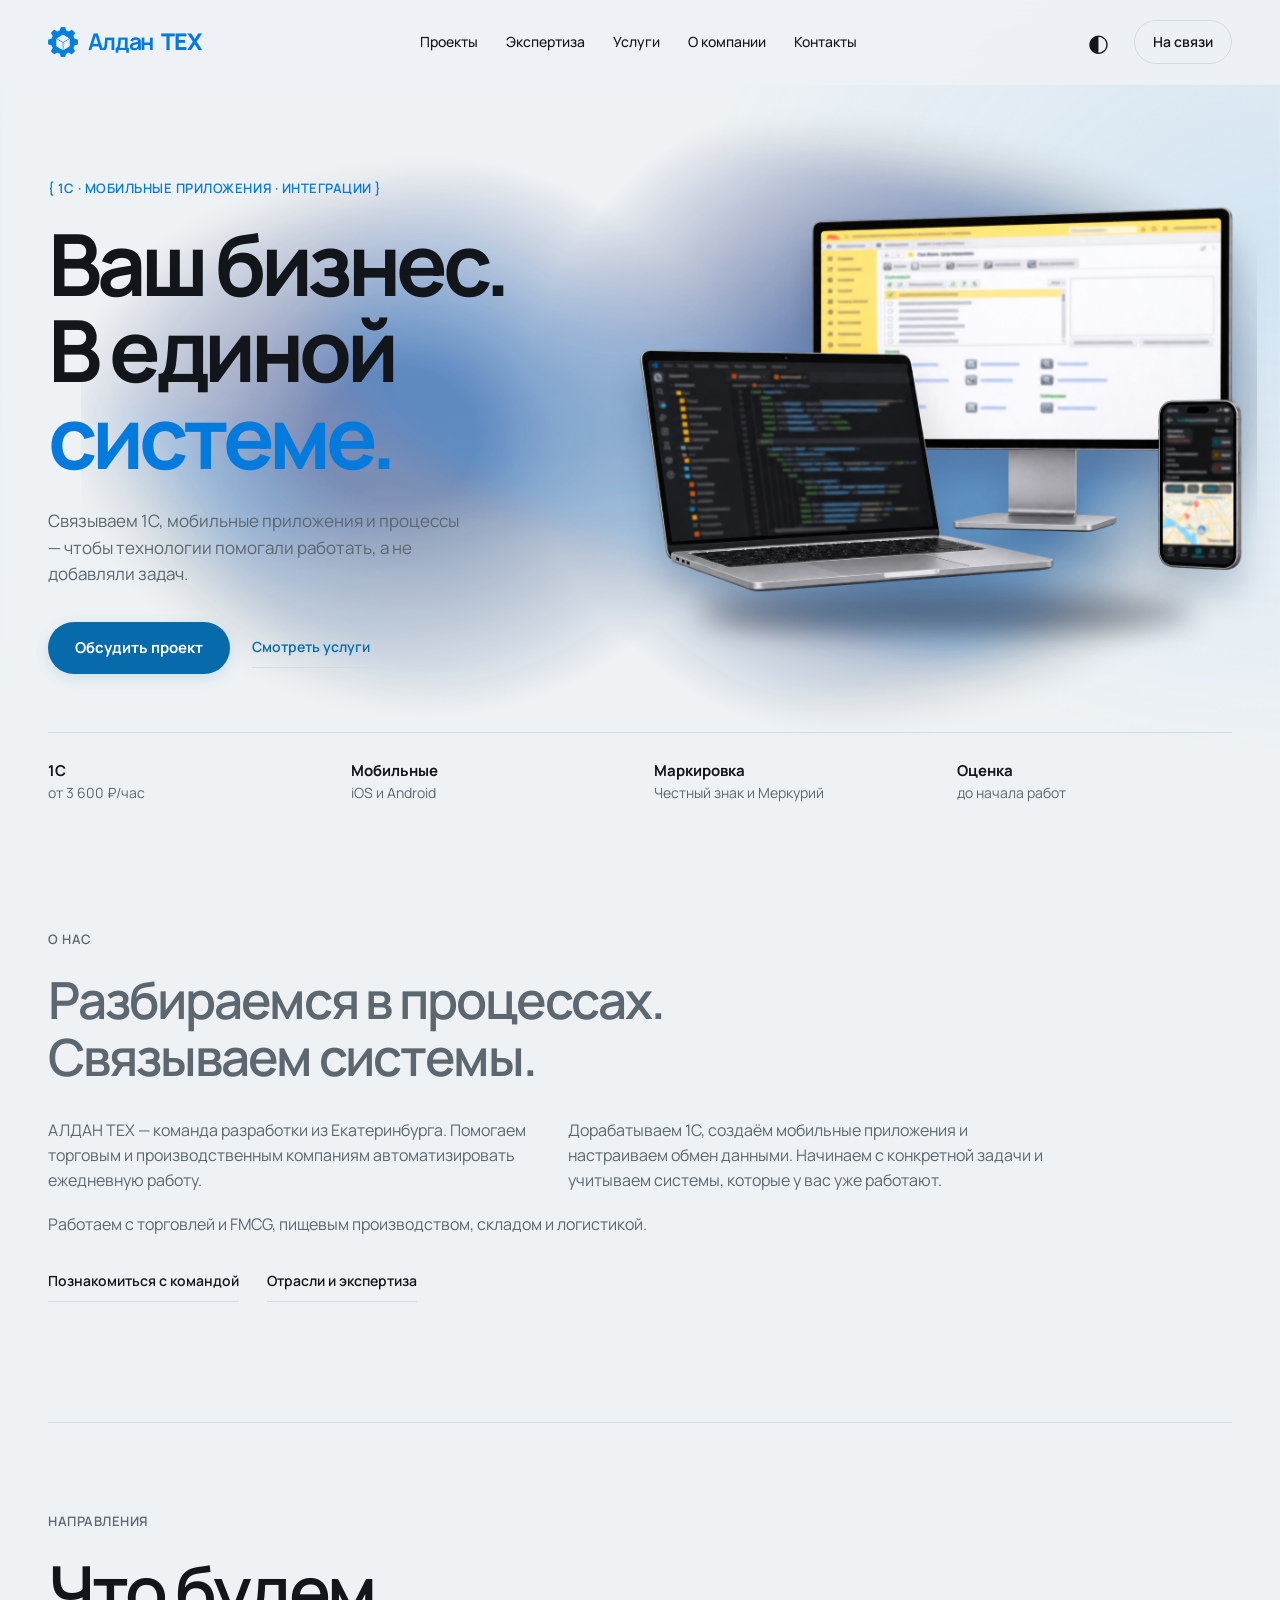
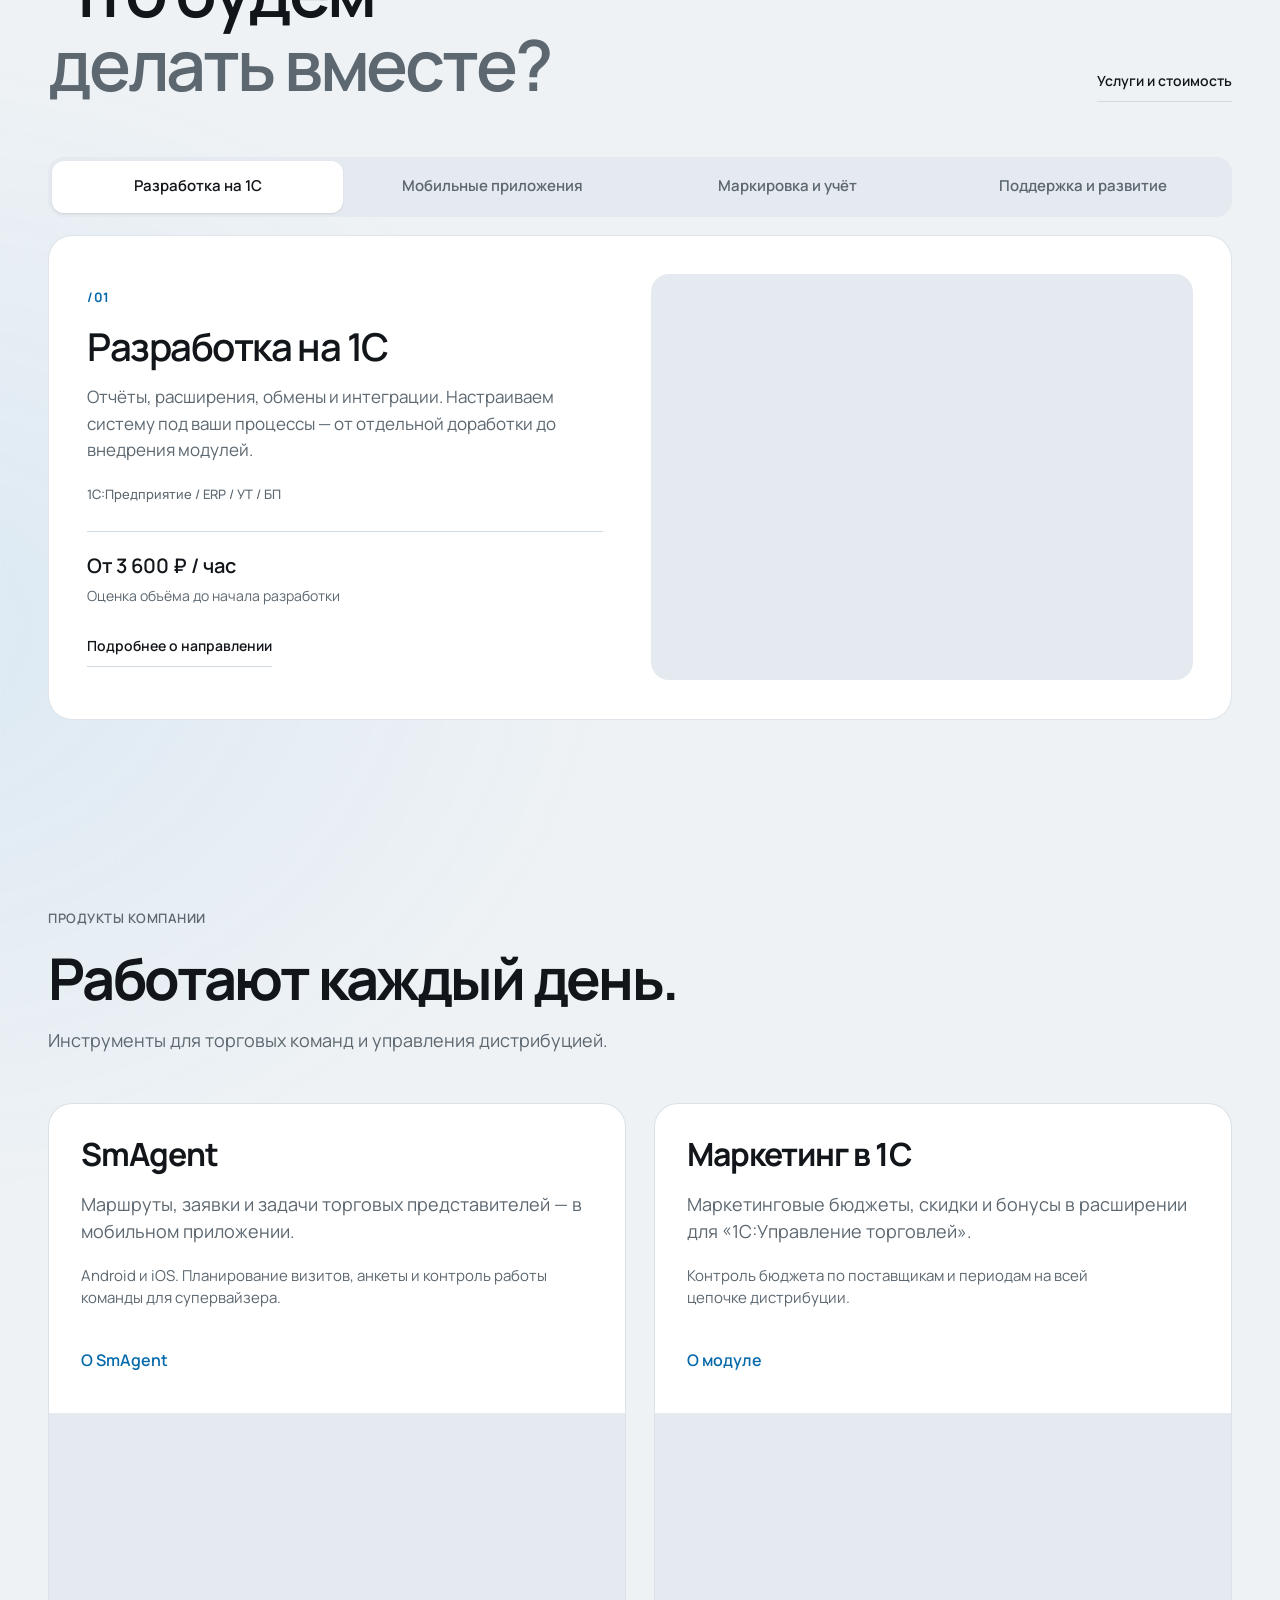
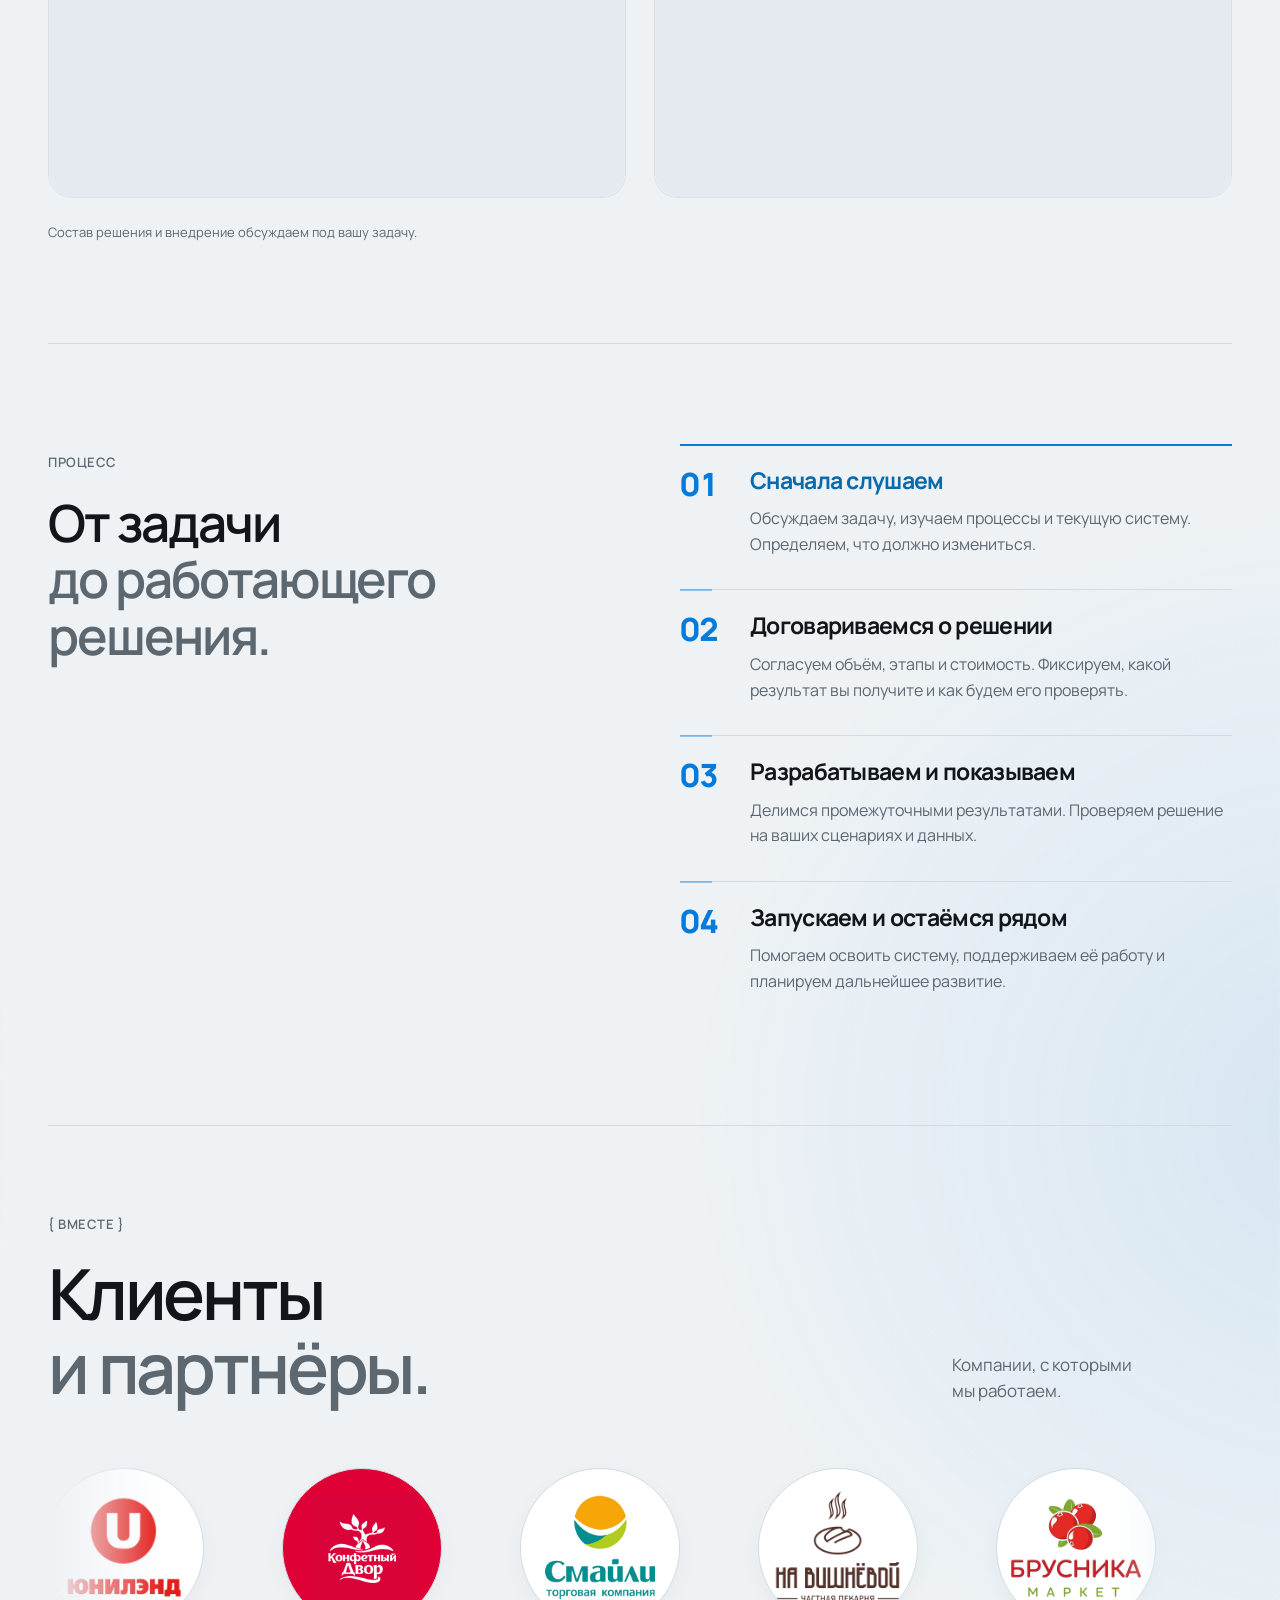
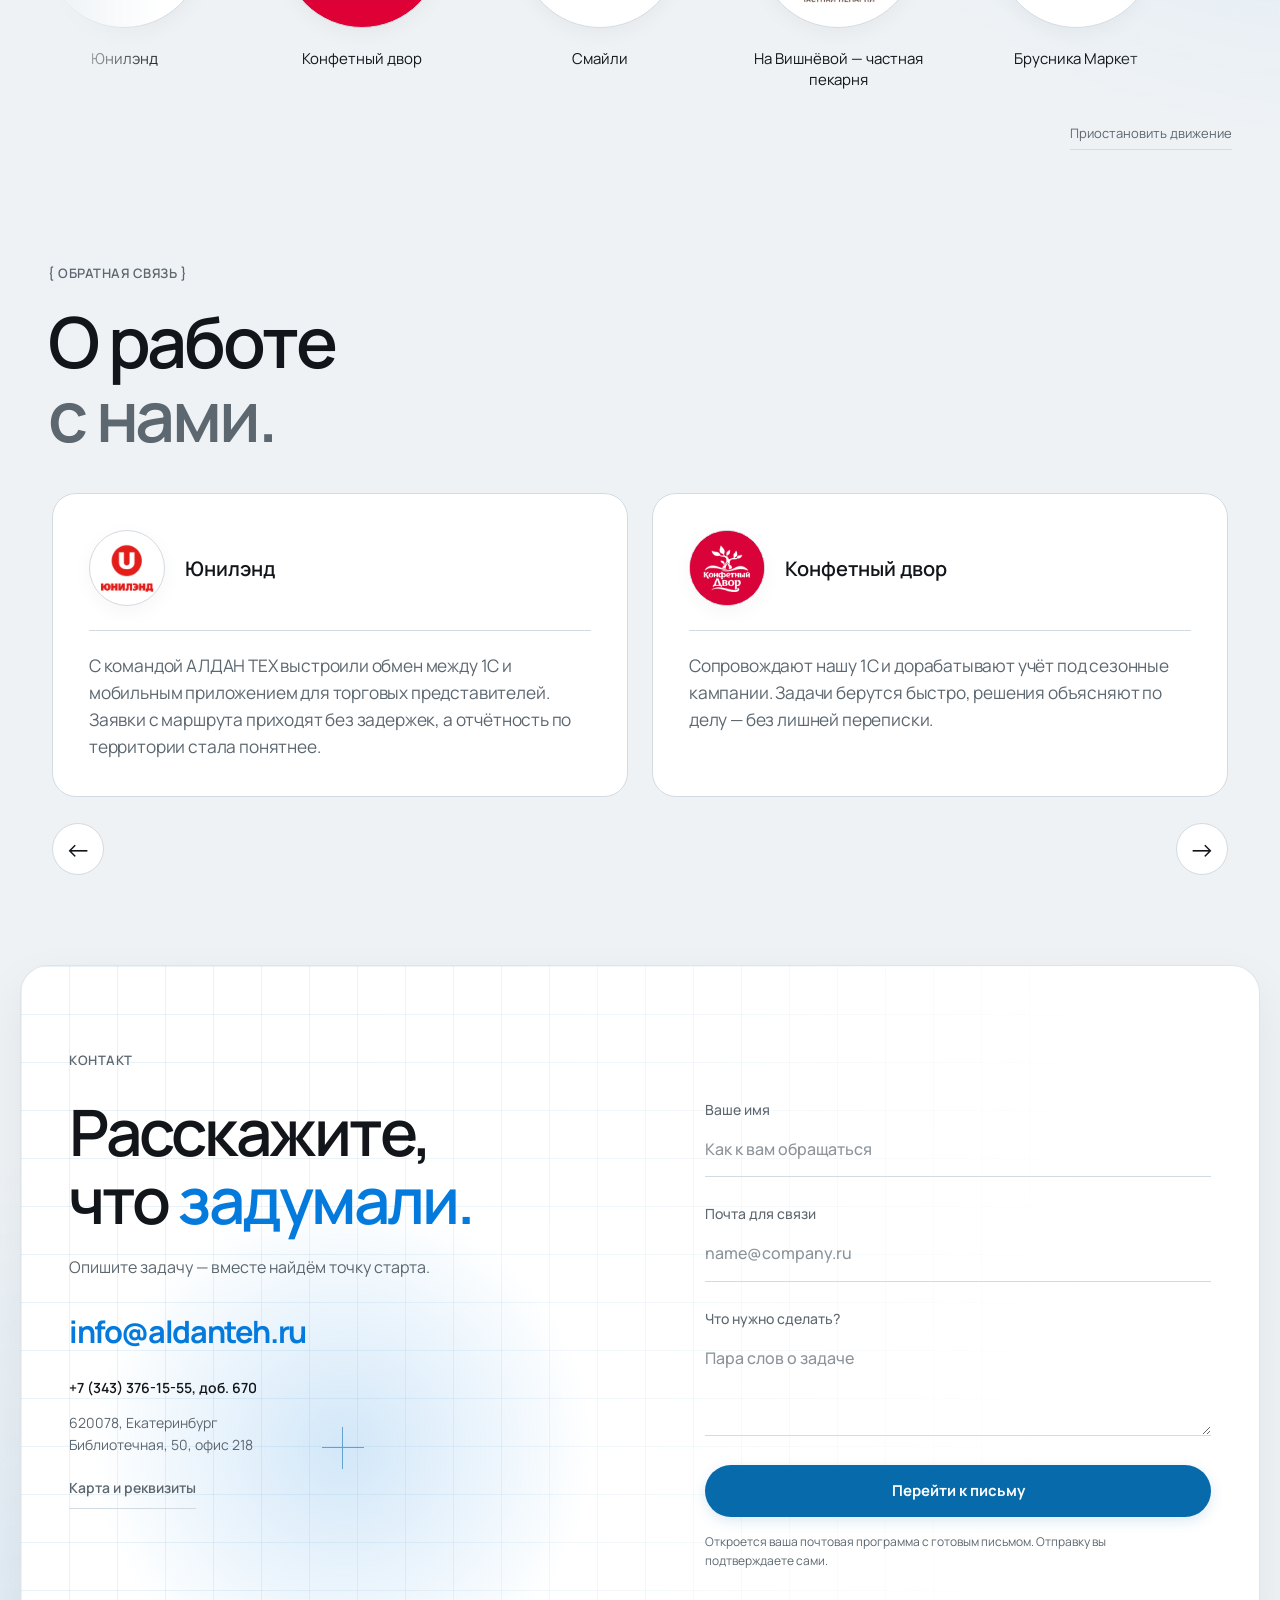
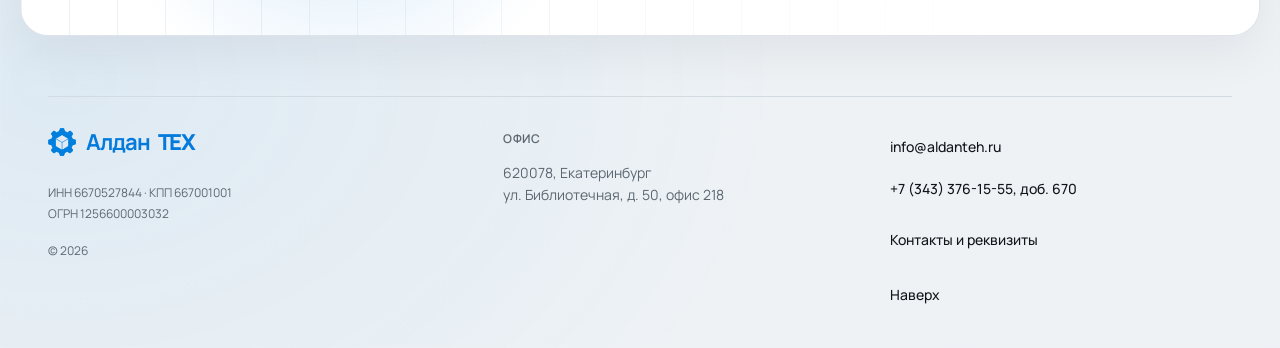
<file: index.html>
<!DOCTYPE html>
<html lang="ru">
    <head>
        <base href="./">

        <meta charset="utf-8">
        <meta name="viewport" content="width=device-width, initial-scale=1">
        <meta name="description" content="АЛДАН ТЕХ: разработка на 1С, мобильные приложения и автоматизация торговли, производства и логистики. Екатеринбург.">
        <meta name="theme-color" content="#eef2f5">
        <meta property="og:type" content="website">
        <meta property="og:locale" content="ru_RU">
        <meta property="og:site_name" content="АЛДАН ТЕХ">
        <meta property="og:title" content="АЛДАН ТЕХ — технологии в ритме вашего бизнеса">
        <meta property="og:description" content="Разработка на 1С, мобильные приложения и автоматизация торговли, производства и логистики.">
        <meta property="og:url" content="https://aldanteh.ru/">
        <meta property="og:image" content="https://aldanteh.ru/assets/icons/logo_sm.png">
        <meta name="twitter:card" content="summary">
        <meta name="twitter:title" content="АЛДАН ТЕХ — технологии в ритме вашего бизнеса">
        <meta name="twitter:description" content="Разработка на 1С, мобильные приложения и автоматизация торговли, производства и логистики.">
        <title>АЛДАН ТЕХ — технологии в ритме вашего бизнеса</title>
        <link rel="canonical" href="https://aldanteh.ru/">
        <link rel="icon" href="assets/icons/logo_sm.png">
        <link rel="apple-touch-icon" href="assets/icons/logo_sm.png">
        <link rel="preconnect" href="https://fonts.googleapis.com">
        <link rel="preconnect" href="https://fonts.gstatic.com" crossorigin>
        <link rel="stylesheet" href="https://fonts.googleapis.com/css2?family=Manrope:wght@400;500;600;700;800&display=swap">
        <link rel="stylesheet" href="assets/css/components.css?v=20261116-smaily-fit">
        <link rel="stylesheet" href="assets/css/main.css?v=20261118-quote-size">
        <script src="assets/js/theme.js"></script>
        <script src="assets/js/main.js" defer></script>
        <script src="assets/js/motion.js?v=partners-scroll" defer></script>
        <script src="assets/js/fluid.js?v=hero-blob" defer></script>
        <script src="assets/js/contact-map.js" defer></script>
        <script src="assets/js/testimonials.js?v=loop-1?v=3" defer></script>
        <script type="application/ld+json">
            {
                "@context": "https://schema.org",
                "@type": "Organization",
                "name": "АЛДАН ТЕХ",
                "url": "https://aldanteh.ru/",
                "logo": "https://aldanteh.ru/assets/icons/logo_sm.png",
                "email": "info@aldanteh.ru",
                "telephone": "+7-343-376-15-55",
                "address": {
                    "@type": "PostalAddress",
                    "streetAddress": "ул. Библиотечная, д. 50, офис 218",
                    "addressLocality": "Екатеринбург",
                    "postalCode": "620078",
                    "addressCountry": "RU"
                }
            }
        </script>
    </head>
    <body class="home-page">
        <a class="skip-link" href="index.html#main">К содержанию</a>
        <header class="site-header">
            <div class="container header-inner">
                <a class="brand" href="index.html" aria-label="Алдан ТЕХ — главная"><img src="assets/images/logo.png" width="32" height="32" alt="">Алдан <strong>ТЕХ</strong></a>
                <nav class="main-nav" id="main-nav" aria-label="Основная навигация">
                    <ul>
                        <li class="nav-projects">
                            <button type="button" class="projects-toggle" aria-expanded="false" aria-controls="projects-menu">Проекты</button>
                            <ul class="projects-menu" id="projects-menu" hidden><li><a href="projects/smagent/index.html">SmAgent</a></li><li><a href="projects/marketing/index.html">Маркетинг в 1С</a></li></ul>
                        </li>
                        <li><a href="expertise/index.html">Экспертиза</a></li>
                        <li><a href="services/index.html">Услуги</a></li>
                        <li><a href="about/index.html">О компании</a></li>
                        <li><a href="contacts/index.html">Контакты</a></li>
                    </ul>
                </nav>
                <div class="header-actions">
                    <button class="theme-toggle" type="button" aria-label="Включить тёмную тему" aria-pressed="false"><span class="theme-icon" aria-hidden="true">◐</span></button>
                    <a class="header-contact" href="index.html#contact">На связи</a>
                    <button class="menu-toggle" type="button" aria-expanded="false" aria-controls="main-nav" aria-label="Открыть меню"><span></span><span></span></button>
                </div>
            </div>
        </header>
        <main id="main">
            <section class="hero container" aria-labelledby="hero-title">
                <div class="hero-grid">
                    <div class="hero-copy" data-enter>
                        <p class="brand-mark">{ 1С · Мобильные приложения · Интеграции }</p>
                        <h1 id="hero-title">Ваш бизнес.<br>В единой<br><span class="hero-last">системе<span class="accent">.</span></span></h1>
                        <p class="hero-description">Связываем 1С, мобильные приложения и процессы — чтобы технологии помогали работать, а не добавляли задач.</p>
                        <div class="hero-actions">
                            <a class="button button-primary" href="index.html#contact">Обсудить проект</a>
                            <a class="text-link hero-secondary" href="services/index.html">Смотреть услуги</a>
                        </div>
                    </div>
                    <div class="hero-art" data-tilt data-parallax="0.065">
                        <div class="core-object" aria-hidden="true"><img src="assets/images/system-core.svg" width="600" height="600" alt=""></div>
                        <img class="hero-devices" src="assets/images/hero-devices.png?v=screens-2" width="1024" height="682" alt="Монитор с 1С, ноутбук с редактором кода и смартфон со SmAgent" fetchpriority="high">
                    </div>
                </div>
                <ul class="offer-rail" aria-label="Ключевые условия">
                    <li><strong>1С</strong> от 3 600 ₽/час</li>
                    <li><strong>Мобильные</strong> iOS и Android</li>
                    <li><strong>Маркировка</strong> Честный знак и Меркурий</li>
                    <li><strong>Оценка</strong> до начала работ</li>
                </ul>
            </section>

            <section class="intro section container" id="company" aria-labelledby="intro-title">
                <div class="intro-copy">
                    <p class="eyebrow section-label">О нас</p>
                    <h2 id="intro-title" class="intro-statement" data-reading>Разбираемся в процессах. Связываем системы.</h2>
                    <div class="intro-bottom">
                        <p>АЛДАН ТЕХ — команда разработки из Екатеринбурга. Помогаем торговым и производственным компаниям автоматизировать ежедневную работу.</p>
                        <p>Дорабатываем 1С, создаём мобильные приложения и настраиваем обмен данными. Начинаем с конкретной задачи и учитываем системы, которые у вас уже работают.</p>
                    </div>
                    <p class="intro-industries">Работаем с торговлей и FMCG, пищевым производством, складом и логистикой.</p>
                    <div class="intro-links">
                        <a class="text-link" href="about/index.html">Познакомиться с командой</a>
                        <a class="text-link" href="expertise/index.html">Отрасли и экспертиза</a>
                    </div>
                </div>
            </section>

            <section class="section container" id="services" aria-labelledby="services-title">
                <div class="section-heading">
                    <div>
                        <p class="eyebrow">Направления</p>
                        <h2 id="services-title">Что будем<br><span class="muted">делать вместе?</span></h2>
                    </div>
                    <a class="text-link" href="services/index.html#pricing">Услуги и стоимость</a>
                </div>
                <div class="service-stage">
                    <div class="service-picker" role="tablist" aria-label="Направления работы">
                        <span class="tab-indicator" aria-hidden="true"></span>
                        <button class="service-tab" id="tab-1c" type="button" role="tab" aria-selected="true" aria-controls="pane-1c">Разработка на 1С</button>
                        <button class="service-tab" id="tab-mobile" type="button" role="tab" aria-selected="false" aria-controls="pane-mobile" tabindex="-1">Мобильные приложения</button>
                        <button class="service-tab" id="tab-marking" type="button" role="tab" aria-selected="false" aria-controls="pane-marking" tabindex="-1">Маркировка и учёт</button>
                        <button class="service-tab" id="tab-support" type="button" role="tab" aria-selected="false" aria-controls="pane-support" tabindex="-1">Поддержка и развитие</button>
                    </div>
                    <div class="service-panes">
                        <article class="service-pane is-active" id="pane-1c" role="tabpanel" aria-labelledby="tab-1c">
                            <div class="service-copy">
                                <p class="service-number">/01</p>
                                <h3>Разработка на 1С</h3>
                                <p>Отчёты, расширения, обмены и интеграции. Настраиваем систему под ваши процессы — от отдельной доработки до внедрения модулей.</p>
                                <span class="service-meta">1С:Предприятие / ERP / УТ / БП</span>
                                <div class="service-price"><strong>От 3 600 ₽ / час</strong><span>Оценка объёма до начала разработки</span></div>
                                <a class="text-link" href="services/1c/index.html">Подробнее о направлении</a>
                            </div>
                            <figure class="service-visual">
                                <img src="assets/images/services/development-home.png" width="1536" height="1024" loading="lazy" decoding="async" alt="Работа с 1С на ноутбуке">
                            </figure>
                        </article>
                        <article class="service-pane" id="pane-mobile" role="tabpanel" aria-labelledby="tab-mobile">
                            <div class="service-copy">
                                <p class="service-number">/02</p>
                                <h3>Мобильные приложения</h3>
                                <p>Рабочие инструменты для торговых представителей, мерчандайзеров и сотрудников на местах. Данные под рукой, даже когда работа далеко от офиса.</p>
                                <span class="service-meta">iOS / Android / интеграция с 1С</span>
                                <div class="service-price"><strong>Индивидуальная оценка</strong><span>По сценариям, платформам и интеграциям</span></div>
                                <a class="text-link" href="services/mobile/index.html">Подробнее о направлении</a>
                            </div>
                            <figure class="service-visual">
                                <img src="assets/images/projects/smagent/kpi-tablet-mockup.png" width="1536" height="1024" loading="lazy" decoding="async" alt="Экран KPI приложения SmAgent на планшете">
                            </figure>
                        </article>
                        <article class="service-pane" id="pane-marking" role="tabpanel" aria-labelledby="tab-marking">
                            <div class="service-copy">
                                <p class="service-number">/03</p>
                                <h3>Маркировка и учёт</h3>
                                <p>Связываем «Честный знак» и «Меркурий» с учётной системой. Помогаем выстроить прослеживаемость в оптовом звене и на пищевом производстве.</p>
                                <span class="service-meta">Честный знак / ВетИС / 1С</span>
                                <div class="service-price"><strong>Индивидуальная оценка</strong><span>По товарным группам и вашей учётной системе</span></div>
                                <a class="text-link" href="services/marking/index.html">Подробнее о направлении</a>
                            </div>
                            <figure class="service-visual">
                                <img src="assets/images/services/marking_1с.jpg" width="1536" height="1024" loading="lazy" decoding="async" alt="Автоматизация учёта: схемы модулей и рабочий экран на ноутбуке">
                            </figure>
                        </article>
                        <article class="service-pane" id="pane-support" role="tabpanel" aria-labelledby="tab-support">
                            <div class="service-copy">
                                <p class="service-number">/04</p>
                                <h3>Поддержка и развитие</h3>
                                <p>Обновления, права, обмены и новые рабочие сценарии. Поддерживаем системы после запуска и помогаем им меняться вместе с бизнесом.</p>
                                <span class="service-meta">Сопровождение / доработка / интеграции</span>
                                <div class="service-price"><strong>Базовый пакет — 30 000 ₽ / месяц</strong><span>Состав сопровождения и условия — в прайсе</span></div>
                                <a class="text-link" href="services/index.html#support">Подробнее о направлении</a>
                            </div>
                            <figure class="service-visual">
                                <img src="assets/images/services/support-wiring.jpg" width="1800" height="2250" loading="lazy" decoding="async" alt="Провода и клеммы в шкафу управления">
                            </figure>
                        </article>
                    </div>
                </div>
            </section>

            <section class="section container product-showcase" id="projects" aria-labelledby="projects-title">
                <div class="product-heading">
                    <p class="eyebrow">Продукты компании</p>
                    <h2 id="projects-title">Работают каждый день.</h2>
                    <p>Инструменты для торговых команд и управления дистрибуцией.</p>
                </div>
                <div class="product-grid">
                    <article class="product-card">
                        <div class="product-copy">
                            <h3>SmAgent</h3>
                            <p>Маршруты, заявки и задачи торговых представителей — в мобильном приложении.</p>
                            <p class="product-detail">Android и iOS. Планирование визитов, анкеты и контроль работы команды для супервайзера.</p>
                            <a class="text-link" href="projects/smagent/index.html">О SmAgent</a>
                        </div>
                        <a class="product-preview" href="projects/smagent/index.html" aria-label="Посмотреть возможности SmAgent"><img src="assets/images/projects/smagent/splash-devices.png" width="1536" height="1024" loading="lazy" decoding="async" alt="Заставка SmAgent на планшете и смартфоне"></a>
                    </article>
                    <article class="product-card">
                        <div class="product-copy">
                            <h3>Маркетинг в 1С</h3>
                            <p>Маркетинговые бюджеты, скидки и бонусы в расширении для «1С:Управление торговлей».</p>
                            <p class="product-detail">Контроль бюджета по поставщикам и периодам на всей цепочке дистрибуции.</p>
                            <a class="text-link" href="projects/marketing/index.html">О модуле</a>
                        </div>
                        <a class="product-preview" href="projects/marketing/index.html" aria-label="Посмотреть возможности маркетинга в 1С"><img src="assets/images/projects/marketing-cover.png" width="1536" height="1024" loading="lazy" decoding="async" alt="Аналитика на экранах ноутбука и смартфона"></a>
                    </article>
                </div>
                <p class="project-note">Состав решения и внедрение обсуждаем под вашу задачу.</p>
            </section>

            <section class="section container process" aria-labelledby="process-title">
                <div class="process-copy">
                    <p class="eyebrow section-label">Процесс</p>
                    <h2 id="process-title">От задачи<br><span class="muted">до работающего решения.</span></h2>
                    <div class="process-list">
                        <article>
                            <span class="eyebrow">01</span>
                            <div>
                                <h3>Сначала слушаем</h3>
                                <p>Обсуждаем задачу, изучаем процессы и текущую систему. Определяем, что должно измениться.</p>
                            </div>
                        </article>
                        <article>
                            <span class="eyebrow">02</span>
                            <div>
                                <h3>Договариваемся о решении</h3>
                                <p>Согласуем объём, этапы и стоимость. Фиксируем, какой результат вы получите и как будем его проверять.</p>
                            </div>
                        </article>
                        <article>
                            <span class="eyebrow">03</span>
                            <div>
                                <h3>Разрабатываем и показываем</h3>
                                <p>Делимся промежуточными результатами. Проверяем решение на ваших сценариях и данных.</p>
                            </div>
                        </article>
                        <article>
                            <span class="eyebrow">04</span>
                            <div>
                                <h3>Запускаем и остаёмся рядом</h3>
                                <p>Помогаем освоить систему, поддерживаем её работу и планируем дальнейшее развитие.</p>
                            </div>
                        </article>
                    </div>
                </div>
            </section>

            <section class="section container trust-section" aria-labelledby="trust-title">
                <div class="section-heading">
                    <div><p class="eyebrow">{ Вместе }</p><h2 id="trust-title">Клиенты<br><span class="muted">и партнёры.</span></h2></div>
                    <p class="trust-note">Компании, с которыми мы работаем.</p>
                </div>
                <div class="partner-grid" aria-label="Клиенты и партнёры">
                    <figure class="partner-logo"><div class="partner-icon"><img src="assets/images/partners/uniland-clear.png" alt="" loading="lazy" decoding="async"></div><figcaption>Юнилэнд</figcaption></figure>
                    <figure class="partner-logo"><div class="partner-icon"><img src="assets/images/partners/confectionery-court.png" alt="" loading="lazy" decoding="async"></div><figcaption>Конфетный двор</figcaption></figure>
                    <figure class="partner-logo"><div class="partner-icon"><img src="assets/images/partners/smaily-clear.png" alt="" loading="lazy" decoding="async"></div><figcaption>Смайли</figcaption></figure>
                    <figure class="partner-logo"><div class="partner-icon"><img src="assets/images/partners/cherry-bakery-clear.png" alt="" loading="lazy" decoding="async"></div><figcaption>На Вишнёвой — частная пекарня</figcaption></figure>
                    <figure class="partner-logo"><div class="partner-icon"><img src="assets/images/partners/brusnika-clear.png" alt="" loading="lazy" decoding="async"></div><figcaption>Брусника Маркет</figcaption></figure>
                    <figure class="partner-logo"><div class="partner-icon"><img src="assets/images/partners/family-traditions-clear.png" alt="" loading="lazy" decoding="async"></div><figcaption>Семейные традиции</figcaption></figure>
                    <figure class="partner-logo"><div class="partner-icon"><img src="assets/images/partners/golitsin-clear.png" alt="" loading="lazy" decoding="async"></div><figcaption>Голицин</figcaption></figure>
                </div>
            </section>

            <section class="section container testimonials-section" aria-labelledby="testimonials-title">
                <div class="section-heading">
                    <div><p class="eyebrow">{ Обратная связь }</p><h2 id="testimonials-title">О работе<br><span class="muted">с нами.</span></h2></div>
                </div>
                <div class="testimonial-carousel" role="region" aria-roledescription="карусель" aria-label="Отзывы клиентов">
                    <div class="testimonial-track" id="testimonial-track" tabindex="0" aria-label="Карточки отзывов; используйте клавиши влево и вправо">
                        <article class="testimonial-card" role="group" aria-roledescription="слайд" aria-label="1 из 7 — Юнилэнд">
                            <div class="testimonial-company"><div class="partner-icon"><img src="assets/images/partners/uniland-clear.png" alt="" loading="lazy" decoding="async"></div><strong>Юнилэнд</strong></div>
                            <p class="testimonial-quote">С командой АЛДАН ТЕХ выстроили обмен между 1С и мобильным приложением для торговых представителей. Заявки с маршрута приходят без задержек, а отчётность по территории стала понятнее.</p>
                        </article>
                        <article class="testimonial-card" role="group" aria-roledescription="слайд" aria-label="2 из 7 — Конфетный двор">
                            <div class="testimonial-company"><div class="partner-icon"><img src="assets/images/partners/confectionery-court.png" alt="" loading="lazy" decoding="async"></div><strong>Конфетный двор</strong></div>
                            <p class="testimonial-quote">Сопровождают нашу 1С и дорабатывают учёт под сезонные кампании. Задачи берутся быстро, решения объясняют по делу — без лишней переписки.</p>
                        </article>
                        <article class="testimonial-card" role="group" aria-roledescription="слайд" aria-label="3 из 7 — Смайли">
                            <div class="testimonial-company"><div class="partner-icon"><img src="assets/images/partners/smaily-clear.png" alt="" loading="lazy" decoding="async"></div><strong>Смайли</strong></div>
                            <p class="testimonial-quote">Настроили учёт и обмен данными так, чтобы склады и точки продаж работали в одном контуре. Поддержка отвечает по регламенту, а доработки не ломают привычный процесс.</p>
                        </article>
                        <article class="testimonial-card" role="group" aria-roledescription="слайд" aria-label="4 из 7 — На Вишнёвой">
                            <div class="testimonial-company"><div class="partner-icon"><img src="assets/images/partners/cherry-bakery-clear.png" alt="" loading="lazy" decoding="async"></div><strong>На Вишнёвой</strong></div>
                            <p class="testimonial-quote">Помогли связать производство и учёт: от сырья до отгрузки. Внедрили прослеживаемость и маркировку без остановки смены — пекарня продолжала работать в обычном ритме.</p>
                        </article>
                        <article class="testimonial-card" role="group" aria-roledescription="слайд" aria-label="5 из 7 — Брусника Маркет">
                            <div class="testimonial-company"><div class="partner-icon"><img src="assets/images/partners/brusnika-clear.png" alt="" loading="lazy" decoding="async"></div><strong>Брусника Маркет</strong></div>
                            <p class="testimonial-quote">Автоматизировали розничные процессы и отчётность по точкам. Система стала прозрачнее для управляющих, а сотрудники быстрее освоили новые сценарии работы.</p>
                        </article>
                        <article class="testimonial-card" role="group" aria-roledescription="слайд" aria-label="6 из 7 — Семейные традиции">
                            <div class="testimonial-company"><div class="partner-icon"><img src="assets/images/partners/family-traditions-clear.png" alt="" loading="lazy" decoding="async"></div><strong>Семейные традиции</strong></div>
                            <p class="testimonial-quote">Настроили оперативный учёт на пищевом производстве и интеграцию с государственными системами контроля. Теперь видно движение партий и проще закрывать смены.</p>
                        </article>
                        <article class="testimonial-card" role="group" aria-roledescription="слайд" aria-label="7 из 7 — Голицин">
                            <div class="testimonial-company"><div class="partner-icon"><img src="assets/images/partners/golitsin-clear.png" alt="" loading="lazy" decoding="async"></div><strong>Голицин</strong></div>
                            <p class="testimonial-quote">Команда быстро разобралась в наших процессах и доработала 1С под реальные сценарии склада и отгрузок. Общение спокойное, сроки держат, результат проверяем вместе.</p>
                        </article>
                    </div>
                    <div class="testimonial-controls">
                        <button class="testimonial-prev" type="button" aria-label="Предыдущий отзыв" aria-controls="testimonial-track"><span aria-hidden="true">←</span></button>
                        <button class="testimonial-next" type="button" aria-label="Следующий отзыв" aria-controls="testimonial-track"><span aria-hidden="true">→</span></button>
                    </div>
                </div>
            </section>

            <section class="contact-section" id="contact" aria-labelledby="contact-title">
                <div class="contact-map" aria-hidden="true">
                    <div class="map-cursor"><div class="map-glow"></div><div class="map-crosshair"></div></div>
                </div>
                <div class="container contact-grid">
                    <div class="contact-copy">
                        <p class="eyebrow">Контакт</p>
                        <h2 id="contact-title">Расскажите,<br>что <span>задумали.</span></h2>
                        <p>Опишите задачу — вместе найдём точку старта.</p>
                        <a class="contact-email" href="mailto:info@aldanteh.ru">info@aldanteh.ru</a>
                        <div class="contact-direct">
                            <a href="tel:+73433761555">+7 (343) 376-15-55, доб. 670</a>
                            <address>620078, Екатеринбург<br>Библиотечная, 50, офис 218</address>
                            <a class="text-link" href="contacts/index.html">Карта и реквизиты</a>
                        </div>
                    </div>
                    <form class="contact-form" action="mailto:info@aldanteh.ru" method="post" enctype="text/plain">
                        <label>
                            Ваше имя
                            <input name="name" autocomplete="name" placeholder="Как к вам обращаться" required maxlength="100">
                        </label>
                        <label>
                            Почта для связи
                            <input name="email" type="email" autocomplete="email" placeholder="name@company.ru" required maxlength="200">
                        </label>
                        <label>
                            Что нужно сделать?
                            <textarea name="message" rows="3" placeholder="Пара слов о задаче" required maxlength="4000"></textarea>
                        </label>
                        <button class="button button-dark" type="submit" aria-describedby="contact-form-note">Перейти к письму</button>
                        <p class="form-note" id="contact-form-note">Откроется ваша почтовая программа с готовым письмом. Отправку вы подтверждаете сами.</p>
                        <p class="form-status" role="status"></p>
                    </form>
                </div>
            </section>
        </main>
        <footer class="site-footer container">
            <div class="footer-layout">
                <div class="footer-identity">
                    <a class="brand" href="index.html" aria-label="Алдан ТЕХ — главная"><img src="assets/images/logo.png" width="28" height="28" alt="">Алдан <strong>ТЕХ</strong></a>
                    <p class="footer-requisites">ИНН 6670527844 · КПП 667001001<br>ОГРН 1256600003032</p>
                    <small>© <span data-year>2026</span></small>
                </div>
                <address class="footer-address"><span class="eyebrow">Офис</span>620078, Екатеринбург<br>ул. Библиотечная, д. 50, офис 218</address>
                <div class="footer-links">
                    <a href="mailto:info@aldanteh.ru">info@aldanteh.ru</a>
                    <a href="tel:+73433761555">+7 (343) 376-15-55, доб. 670</a>
                    <a href="contacts/index.html#requisites">Контакты и реквизиты</a>
                    <a class="footer-up" href="index.html#main">Наверх</a>
                </div>
            </div>
        </footer>
    </body>
</html>
</file>
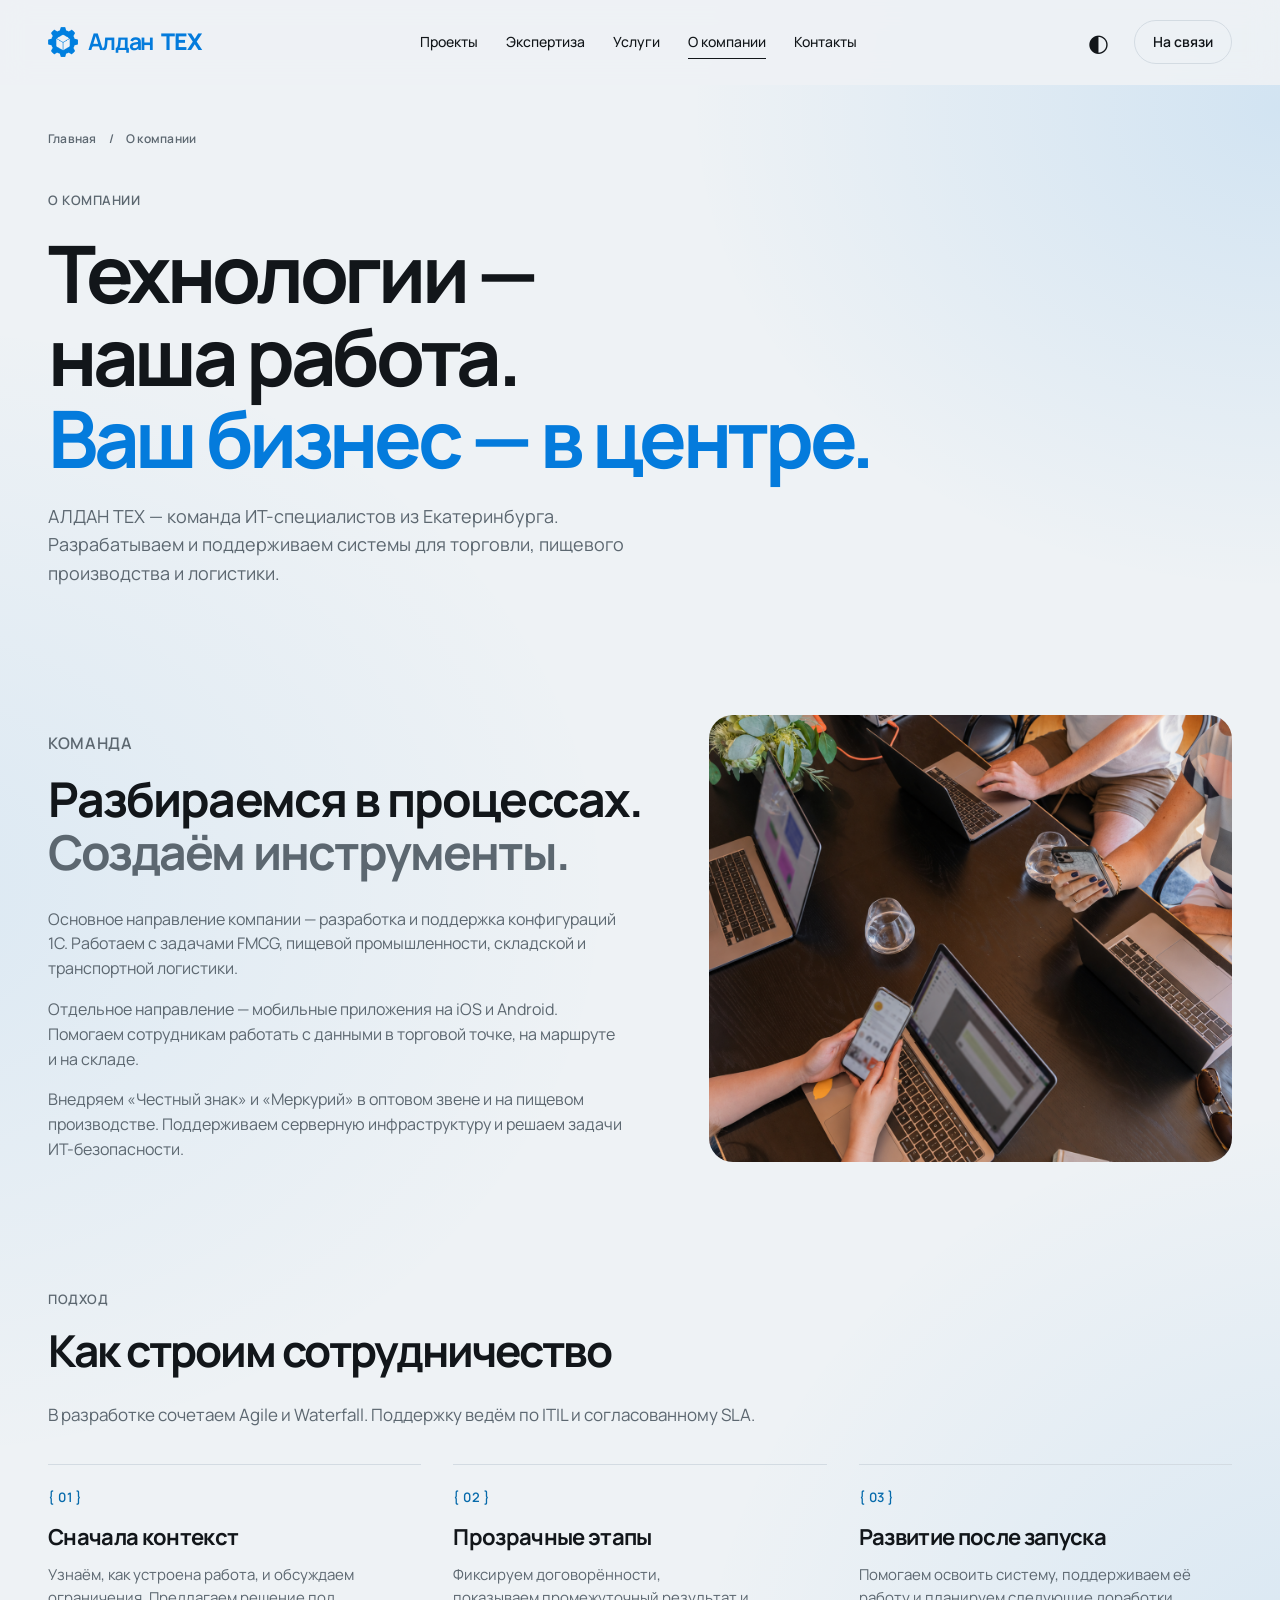
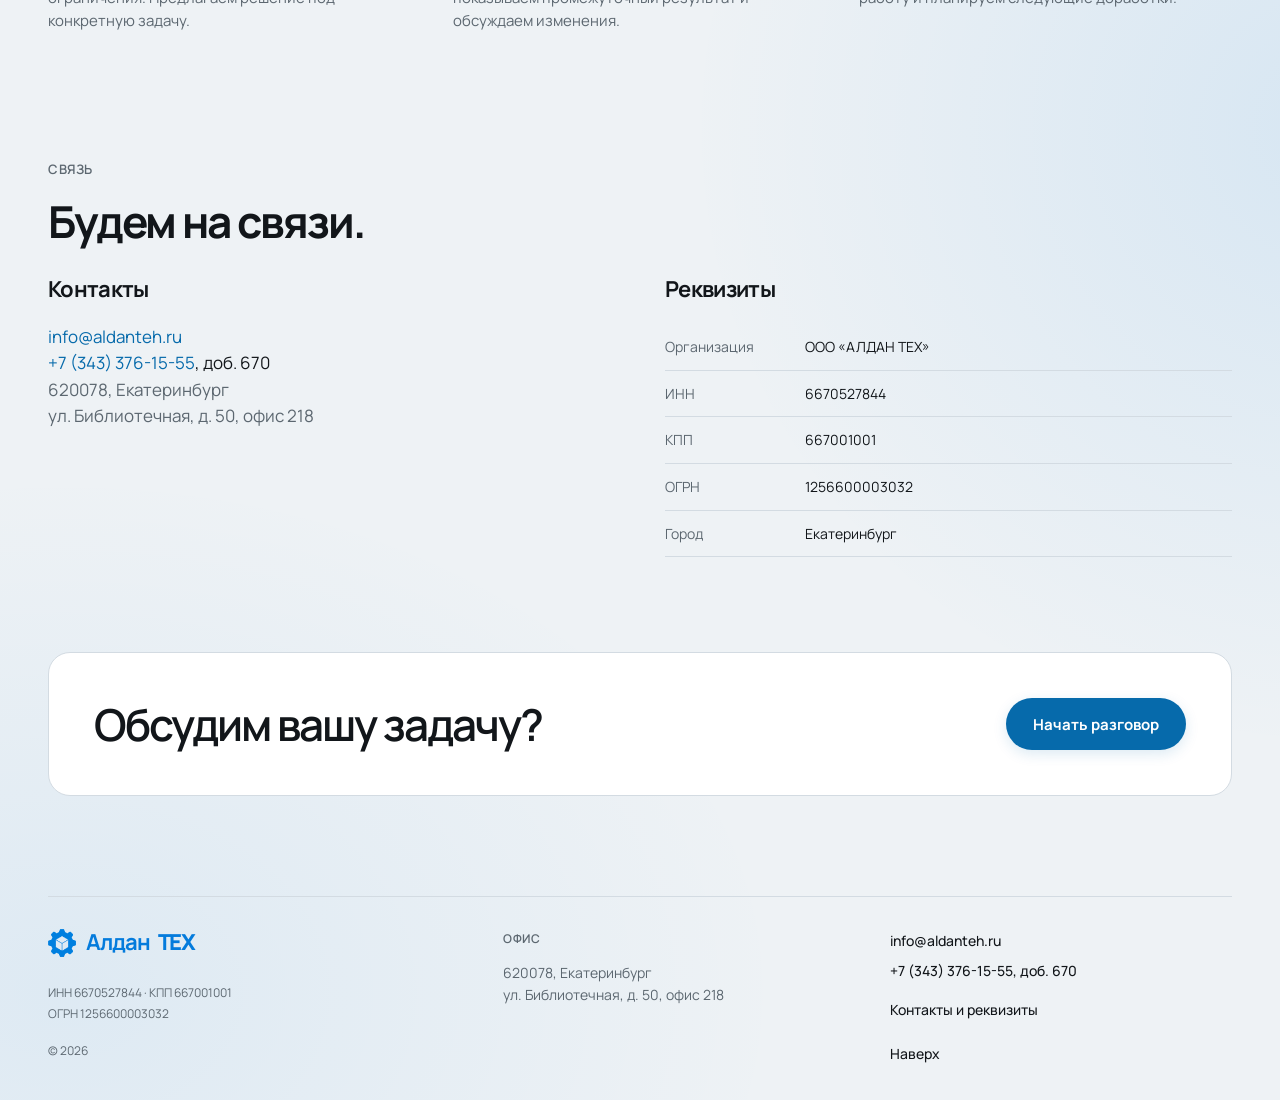
<file: about/index.html>
<!DOCTYPE html>
<html lang="ru">
    <head>
        <base href="../">

        <meta charset="utf-8">
        <meta name="viewport" content="width=device-width, initial-scale=1">
        <meta name="description" content="АЛДАН ТЕХ — команда ИТ-специалистов из Екатеринбурга. Разрабатываем и поддерживаем системы для торговли, пищевого производства и логистики.">
        <meta name="theme-color" content="#eef2f5">
        <meta property="og:type" content="website">
        <meta property="og:locale" content="ru_RU">
        <meta property="og:site_name" content="АЛДАН ТЕХ">
        <meta property="og:title" content="О компании — АЛДАН ТЕХ">
        <meta property="og:description" content="АЛДАН ТЕХ — команда ИТ-специалистов из Екатеринбурга. Разрабатываем и поддерживаем системы для торговли, пищевого производства и логистики.">
        <meta property="og:url" content="https://aldanteh.ru/about/">
        <meta property="og:image" content="https://aldanteh.ru/assets/icons/logo_sm.png">
        <meta name="twitter:card" content="summary">
        <meta name="twitter:title" content="О компании — АЛДАН ТЕХ">
        <meta name="twitter:description" content="АЛДАН ТЕХ — команда ИТ-специалистов из Екатеринбурга. Разрабатываем и поддерживаем системы для торговли, пищевого производства и логистики.">
        <title>О компании — АЛДАН ТЕХ</title>
        <link rel="canonical" href="https://aldanteh.ru/about/">
        <link rel="icon" href="assets/icons/logo_sm.png">
        <link rel="apple-touch-icon" href="assets/icons/logo_sm.png">
        <link rel="preconnect" href="https://fonts.googleapis.com">
        <link rel="preconnect" href="https://fonts.gstatic.com" crossorigin>
        <link rel="stylesheet" href="https://fonts.googleapis.com/css2?family=Manrope:wght@400;500;600;700;800&display=swap">
        <link rel="stylesheet" href="assets/css/components.css?v=20261116-circles">
        <link rel="stylesheet" href="assets/css/main.css?v=20261116-circles">
        <script src="assets/js/theme.js"></script>
        <script src="assets/js/main.js" defer></script>
        <script src="assets/js/motion.js" defer></script>
    </head>
    <body>
        <a class="skip-link" href="about/index.html#main">К содержанию</a>
        <header class="site-header">
            <div class="container header-inner">
                <a class="brand" href="index.html" aria-label="Алдан ТЕХ — главная"><img src="assets/images/logo.png" width="32" height="32" alt="">Алдан <strong>ТЕХ</strong></a>
                <nav class="main-nav" id="main-nav" aria-label="Основная навигация">
                    <ul>
                        <li class="nav-projects">
                            <button type="button" class="projects-toggle" aria-expanded="false" aria-controls="projects-menu">Проекты</button>
                            <ul class="projects-menu" id="projects-menu" hidden><li><a href="projects/smagent/index.html">SmAgent</a></li><li><a href="projects/marketing/index.html">Маркетинг в 1С</a></li></ul>
                        </li>
                        <li><a href="expertise/index.html">Экспертиза</a></li>
                        <li><a href="services/index.html">Услуги</a></li>
                        <li><a href="about/index.html" aria-current="page">О компании</a></li>
                        <li><a href="contacts/index.html">Контакты</a></li>
                    </ul>
                </nav>
                <div class="header-actions">
                    <button class="theme-toggle" type="button" aria-label="Включить тёмную тему" aria-pressed="false"><span class="theme-icon" aria-hidden="true">◐</span></button>
                    <a class="header-contact" href="index.html#contact">На связи</a>
                    <button class="menu-toggle" type="button" aria-expanded="false" aria-controls="main-nav" aria-label="Открыть меню"><span></span><span></span></button>
                </div>
            </div>
        </header>
        <main id="main">
            <div class="container">
                <section class="page-hero">
                    <nav class="breadcrumb" aria-label="Хлебные крошки">
                        <a href="index.html">Главная</a><span aria-hidden="true">/</span><span>О компании</span>
                    </nav>
                    <p class="eyebrow">О компании</p>
                    <h1>Технологии — наша работа.<br><span class="accent">Ваш бизнес — в центре.</span></h1>
                    <p class="page-lead">АЛДАН ТЕХ — команда ИТ-специалистов из Екатеринбурга. Разрабатываем и поддерживаем системы для торговли, пищевого производства и логистики.</p>
                </section>

                <section class="page-section split-section">
                    <div class="split-copy">
                        <p class="eyebrow">Команда</p>
                        <h2>Разбираемся в процессах.<br><span class="muted">Создаём инструменты.</span></h2>
                        <p>Основное направление компании — разработка и поддержка конфигураций 1С. Работаем с задачами FMCG, пищевой промышленности, складской и транспортной логистики.</p>
                        <p>Отдельное направление — мобильные приложения на iOS и Android. Помогаем сотрудникам работать с данными в торговой точке, на маршруте и на складе.</p>
                        <p>Внедряем «Честный знак» и «Меркурий» в оптовом звене и на пищевом производстве. Поддерживаем серверную инфраструктуру и решаем задачи ИТ-безопасности.</p>
                    </div>
                    <figure class="split-visual">
                        <img src="assets/images/company/collaboration-soft.png" width="1254" height="1254" loading="lazy" decoding="async" alt="Совместная работа за столом с ноутбуками и телефонами">
                    </figure>
                </section>

                <section class="page-section" aria-labelledby="collab-title">
                    <p class="eyebrow">Подход</p>
                    <h2 id="collab-title">Как строим сотрудничество</h2>
                    <p>В разработке сочетаем Agile и Waterfall. Поддержку ведём по ITIL и согласованному SLA.</p>
                    <div class="step-grid">
                        <article>
                            <span class="eyebrow">{ 01 }</span>
                            <h3>Сначала контекст</h3>
                            <p>Узнаём, как устроена работа, и обсуждаем ограничения. Предлагаем решение под конкретную задачу.</p>
                        </article>
                        <article>
                            <span class="eyebrow">{ 02 }</span>
                            <h3>Прозрачные этапы</h3>
                            <p>Фиксируем договорённости, показываем промежуточный результат и обсуждаем изменения.</p>
                        </article>
                        <article>
                            <span class="eyebrow">{ 03 }</span>
                            <h3>Развитие после запуска</h3>
                            <p>Помогаем освоить систему, поддерживаем её работу и планируем следующие доработки.</p>
                        </article>
                    </div>
                </section>

                <section class="page-section" id="contacts">
                    <p class="eyebrow">Связь</p>
                    <h2>Будем на связи.</h2>
                    <div class="contact-details">
                        <div>
                            <h3>Контакты</h3>
                            <p><a href="mailto:info@aldanteh.ru">info@aldanteh.ru</a></p>
                            <p><a href="tel:+73433761555">+7 (343) 376-15-55</a>, доб. 670</p>
                            <address>620078, Екатеринбург<br>ул. Библиотечная, д. 50, офис 218</address>
                        </div>
                        <div>
                            <h3>Реквизиты</h3>
                            <dl class="requisites">
                                <div><dt>Организация</dt><dd>ООО «АЛДАН ТЕХ»</dd></div>
                                <div><dt>ИНН</dt><dd>6670527844</dd></div>
                                <div><dt>КПП</dt><dd>667001001</dd></div>
                                <div><dt>ОГРН</dt><dd>1256600003032</dd></div>
                                <div><dt>Город</dt><dd>Екатеринбург</dd></div>
                            </dl>
                        </div>
                    </div>
                </section>
            </div>
            <div class="container page-cta">
                <h2>Обсудим вашу задачу?</h2>
                <a class="button button-primary" href="index.html#contact">Начать разговор</a>
            </div>
        </main>
        <footer class="site-footer container">
            <div class="footer-layout">
                <div class="footer-identity">
                    <a class="brand" href="index.html" aria-label="Алдан ТЕХ — главная"><img src="assets/images/logo.png" width="28" height="28" alt="">Алдан <strong>ТЕХ</strong></a>
                    <p class="footer-requisites">ИНН 6670527844 · КПП 667001001<br>ОГРН 1256600003032</p>
                    <small>© <span data-year>2026</span></small>
                </div>
                <address class="footer-address"><span class="eyebrow">Офис</span>620078, Екатеринбург<br>ул. Библиотечная, д. 50, офис 218</address>
                <div class="footer-links">
                    <a href="mailto:info@aldanteh.ru">info@aldanteh.ru</a>
                    <a href="tel:+73433761555">+7 (343) 376-15-55, доб. 670</a>
                    <a href="contacts/index.html#requisites">Контакты и реквизиты</a>
                    <a class="footer-up" href="about/index.html#main">Наверх</a>
                </div>
            </div>
        </footer>
    </body>
</html>
</file>
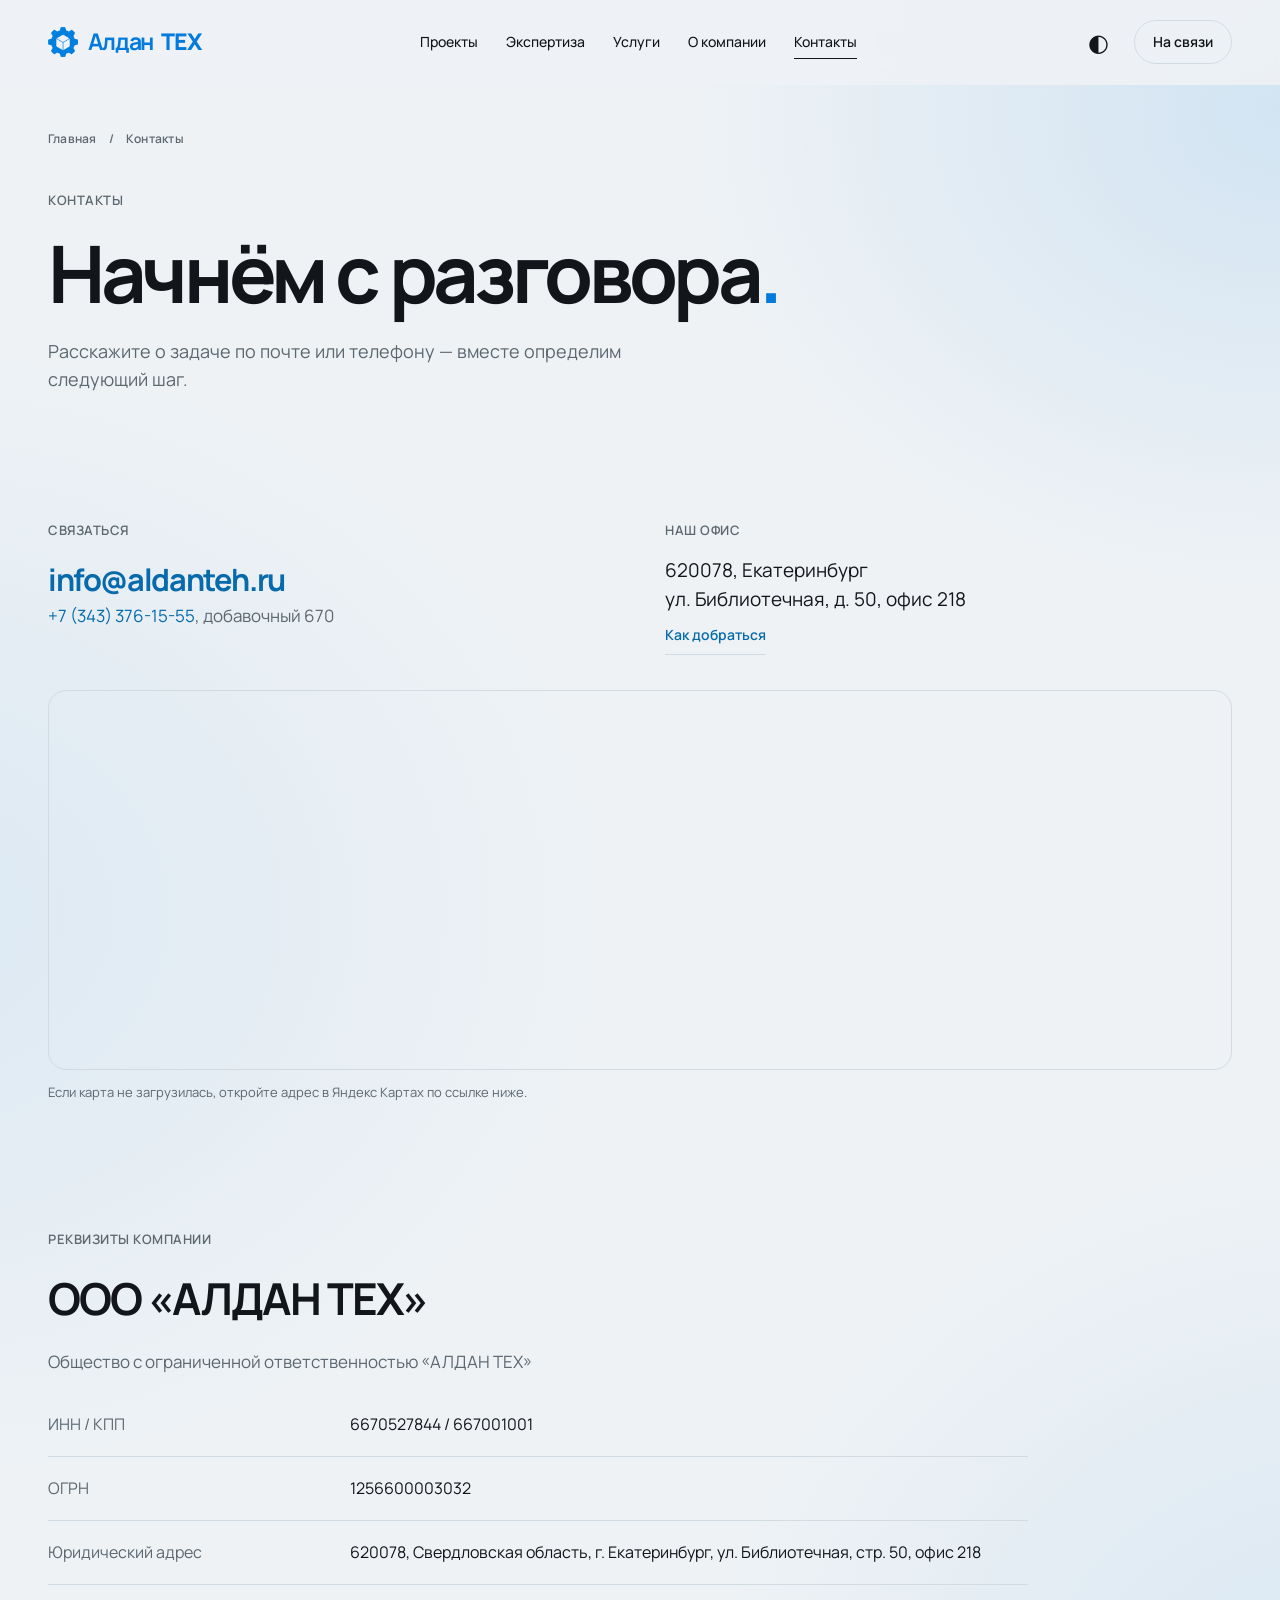
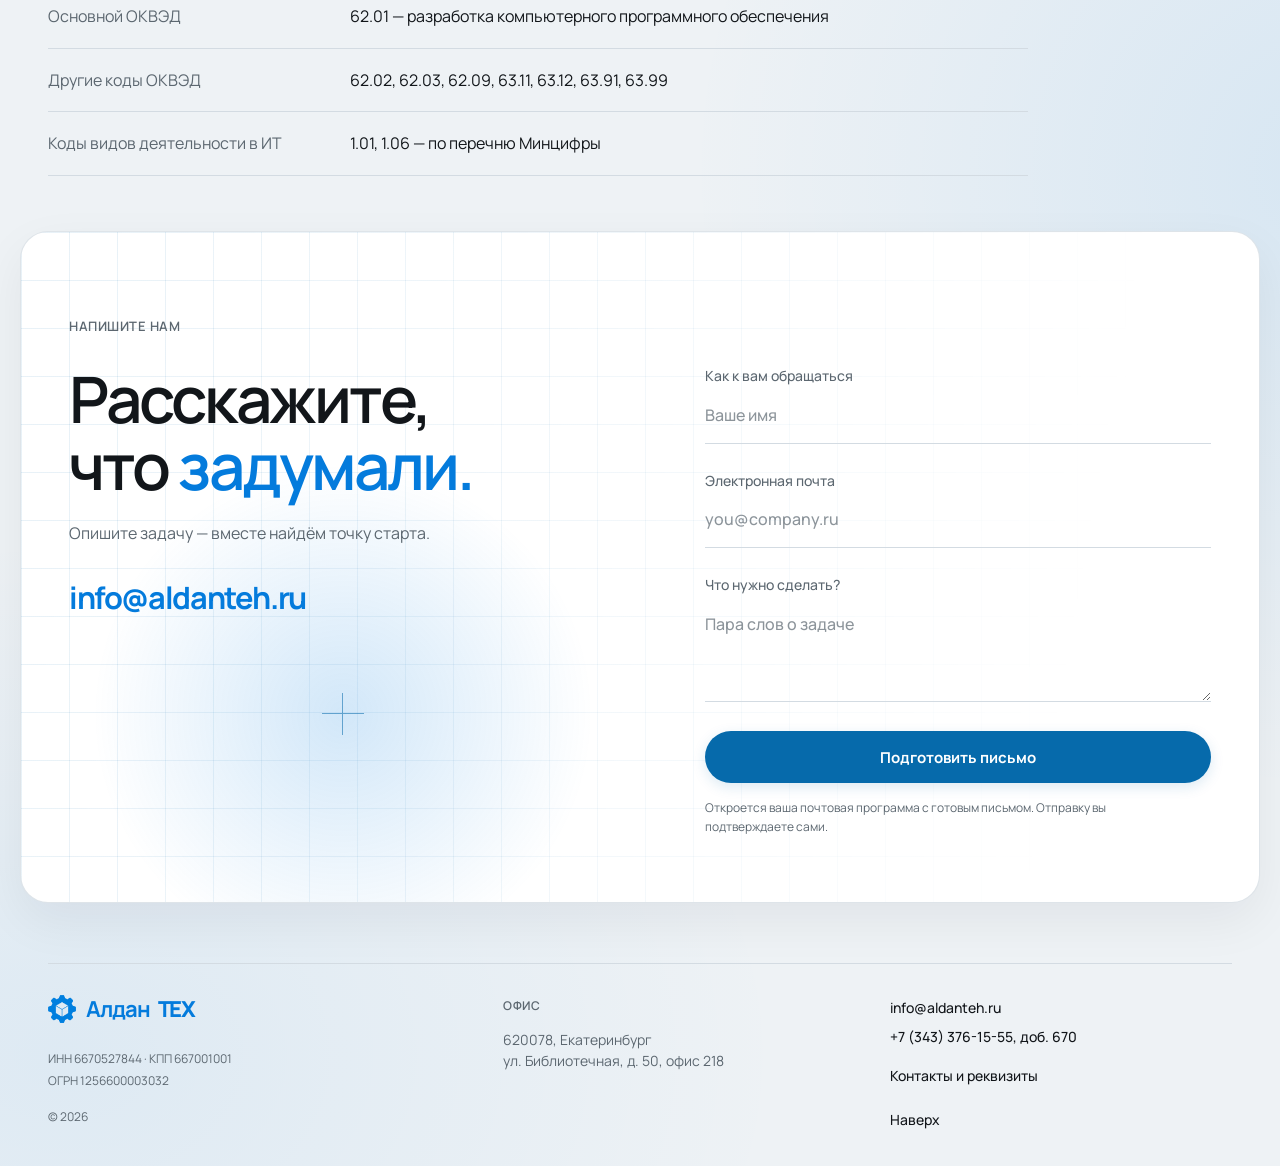
<file: contacts/index.html>
<!DOCTYPE html>
<html lang="ru">
    <head>
        <base href="../">

        <meta charset="utf-8">
        <meta name="viewport" content="width=device-width, initial-scale=1">
        <meta name="description" content="Расскажите о задаче по почте info@aldanteh.ru или позвоните +7 (343) 376-15-55, добавочный 670.">
        <meta name="theme-color" content="#eef2f5">
        <meta property="og:type" content="website">
        <meta property="og:locale" content="ru_RU">
        <meta property="og:site_name" content="АЛДАН ТЕХ">
        <meta property="og:title" content="Контакты — АЛДАН ТЕХ">
        <meta property="og:description" content="Расскажите о задаче по почте info@aldanteh.ru или позвоните +7 (343) 376-15-55, добавочный 670.">
        <meta property="og:url" content="https://aldanteh.ru/contacts/">
        <meta property="og:image" content="https://aldanteh.ru/assets/icons/logo_sm.png">
        <meta name="twitter:card" content="summary">
        <meta name="twitter:title" content="Контакты — АЛДАН ТЕХ">
        <meta name="twitter:description" content="Расскажите о задаче по почте info@aldanteh.ru или позвоните +7 (343) 376-15-55, добавочный 670.">
        <title>Контакты — АЛДАН ТЕХ</title>
        <link rel="canonical" href="https://aldanteh.ru/contacts/">
        <link rel="icon" href="assets/icons/logo_sm.png">
        <link rel="apple-touch-icon" href="assets/icons/logo_sm.png">
        <link rel="preconnect" href="https://fonts.googleapis.com">
        <link rel="preconnect" href="https://fonts.gstatic.com" crossorigin>
        <link rel="stylesheet" href="https://fonts.googleapis.com/css2?family=Manrope:wght@400;500;600;700;800&display=swap">
        <link rel="stylesheet" href="assets/css/components.css?v=20261116-circles">
        <link rel="stylesheet" href="assets/css/main.css?v=20261116-circles">
        <script src="assets/js/theme.js"></script>
        <script src="assets/js/main.js" defer></script>
        <script src="assets/js/motion.js" defer></script>
        <script src="assets/js/contact-map.js" defer></script>
        <script src="assets/js/office-map.js" defer></script>
    </head>
    <body>
        <a class="skip-link" href="contacts/index.html#main">К содержанию</a>
        <header class="site-header">
            <div class="container header-inner">
                <a class="brand" href="index.html" aria-label="Алдан ТЕХ — главная"><img src="assets/images/logo.png" width="32" height="32" alt="">Алдан <strong>ТЕХ</strong></a>
                <nav class="main-nav" id="main-nav" aria-label="Основная навигация">
                    <ul>
                        <li class="nav-projects">
                            <button type="button" class="projects-toggle" aria-expanded="false" aria-controls="projects-menu">Проекты</button>
                            <ul class="projects-menu" id="projects-menu" hidden><li><a href="projects/smagent/index.html">SmAgent</a></li><li><a href="projects/marketing/index.html">Маркетинг в 1С</a></li></ul>
                        </li>
                        <li><a href="expertise/index.html">Экспертиза</a></li>
                        <li><a href="services/index.html">Услуги</a></li>
                        <li><a href="about/index.html">О компании</a></li>
                        <li><a href="contacts/index.html" aria-current="page">Контакты</a></li>
                    </ul>
                </nav>
                <div class="header-actions">
                    <button class="theme-toggle" type="button" aria-label="Включить тёмную тему" aria-pressed="false"><span class="theme-icon" aria-hidden="true">◐</span></button>
                    <a class="header-contact" href="contacts/index.html#contact">На связи</a>
                    <button class="menu-toggle" type="button" aria-expanded="false" aria-controls="main-nav" aria-label="Открыть меню"><span></span><span></span></button>
                </div>
            </div>
        </header>
        <main id="main">
            <div class="container">
                <section class="page-hero">
                    <nav class="breadcrumb" aria-label="Хлебные крошки">
                        <a href="index.html">Главная</a><span aria-hidden="true">/</span><span>Контакты</span>
                    </nav>
                    <p class="eyebrow">Контакты</p>
                    <h1>Начнём с разговора<span class="accent">.</span></h1>
                    <p class="page-lead">Расскажите о задаче по почте или телефону — вместе определим следующий шаг.</p>
                </section>

                <section class="page-section" id="office">
                    <div class="contact-details contact-office">
                        <div>
                            <p class="eyebrow">Связаться</p>
                            <a class="contact-email" href="mailto:info@aldanteh.ru">info@aldanteh.ru</a>
                            <p><a href="tel:+73433761555">+7 (343) 376-15-55</a><span class="muted">, добавочный 670</span></p>
                        </div>
                        <div>
                            <p class="eyebrow">Наш офис</p>
                            <address>620078, Екатеринбург<br>ул. Библиотечная, д. 50, офис 218</address>
                            <a class="text-link" href="https://yandex.ru/maps/?pt=60.6536%2C56.8322&amp;z=17&amp;l=map" target="_blank" rel="noopener noreferrer">Как добраться</a>
                        </div>
                    </div>
                    <div class="office-map" data-office-map data-api-key="aab540ab-b135-477d-9b08-1b2c0e5a6d99">
                        <div class="office-map-target" hidden></div>
                        <iframe title="Офис АЛДАН ТЕХ на Яндекс Картах" src="https://yandex.ru/map-widget/v1/?ll=60.6543%2C56.8323&amp;z=17&amp;pt=60.6536%2C56.8322%2Cpm2blm" loading="lazy" tabindex="-1" referrerpolicy="strict-origin-when-cross-origin"></iframe>
                        <p class="office-map-status" role="status"></p>
                    </div>
                </section>

                <section class="page-section" id="requisites">
                    <p class="eyebrow">Реквизиты компании</p>
                    <h2>ООО «АЛДАН ТЕХ»</h2>
                    <p>Общество с ограниченной ответственностью «АЛДАН ТЕХ»</p>
                    <dl class="requisites company-requisites">
                        <div><dt>ИНН / КПП</dt><dd>6670527844 / 667001001</dd></div>
                        <div><dt>ОГРН</dt><dd>1256600003032</dd></div>
                        <div><dt>Юридический адрес</dt><dd>620078, Свердловская область, г. Екатеринбург, ул. Библиотечная, стр. 50, офис 218</dd></div>
                        <div><dt>Основной ОКВЭД</dt><dd>62.01 — разработка компьютерного программного обеспечения</dd></div>
                        <div><dt>Другие коды ОКВЭД</dt><dd>62.02, 62.03, 62.09, 63.11, 63.12, 63.91, 63.99</dd></div>
                        <div><dt>Коды видов деятельности в ИТ</dt><dd>1.01, 1.06 — по перечню Минцифры</dd></div>
                    </dl>
                </section>
            </div>

            <section class="contact-section" id="contact" aria-labelledby="contact-title">
                <div class="contact-map" aria-hidden="true">
                    <div class="map-cursor"><div class="map-glow"></div><div class="map-crosshair"></div></div>
                </div>
                <div class="container contact-grid">
                    <div class="contact-copy">
                        <p class="eyebrow">Напишите нам</p>
                        <h2 id="contact-title">Расскажите,<br>что <span>задумали.</span></h2>
                        <p>Опишите задачу — вместе найдём точку старта.</p>
                        <a class="contact-email" href="mailto:info@aldanteh.ru">info@aldanteh.ru</a>
                    </div>
                    <form class="contact-form" action="mailto:info@aldanteh.ru" method="post" enctype="text/plain">
                        <label>
                            Как к вам обращаться
                            <input name="name" autocomplete="name" placeholder="Ваше имя" required maxlength="100">
                        </label>
                        <label>
                            Электронная почта
                            <input name="email" type="email" autocomplete="email" placeholder="you@company.ru" required maxlength="200">
                        </label>
                        <label>
                            Что нужно сделать?
                            <textarea name="message" rows="3" placeholder="Пара слов о задаче" required maxlength="4000"></textarea>
                        </label>
                        <button class="button button-dark" type="submit">Подготовить письмо</button>
                        <p class="form-note">Откроется ваша почтовая программа с готовым письмом. Отправку вы подтверждаете сами.</p>
                        <p class="form-status" role="status"></p>
                    </form>
                </div>
            </section>
        </main>
        <footer class="site-footer container">
            <div class="footer-layout">
                <div class="footer-identity">
                    <a class="brand" href="index.html" aria-label="Алдан ТЕХ — главная"><img src="assets/images/logo.png" width="28" height="28" alt="">Алдан <strong>ТЕХ</strong></a>
                    <p class="footer-requisites">ИНН 6670527844 · КПП 667001001<br>ОГРН 1256600003032</p>
                    <small>© <span data-year>2026</span></small>
                </div>
                <address class="footer-address"><span class="eyebrow">Офис</span>620078, Екатеринбург<br>ул. Библиотечная, д. 50, офис 218</address>
                <div class="footer-links">
                    <a href="mailto:info@aldanteh.ru">info@aldanteh.ru</a>
                    <a href="tel:+73433761555">+7 (343) 376-15-55, доб. 670</a>
                    <a href="contacts/index.html#requisites">Контакты и реквизиты</a>
                    <a class="footer-up" href="contacts/index.html#main">Наверх</a>
                </div>
            </div>
        </footer>
    </body>
</html>
</file>
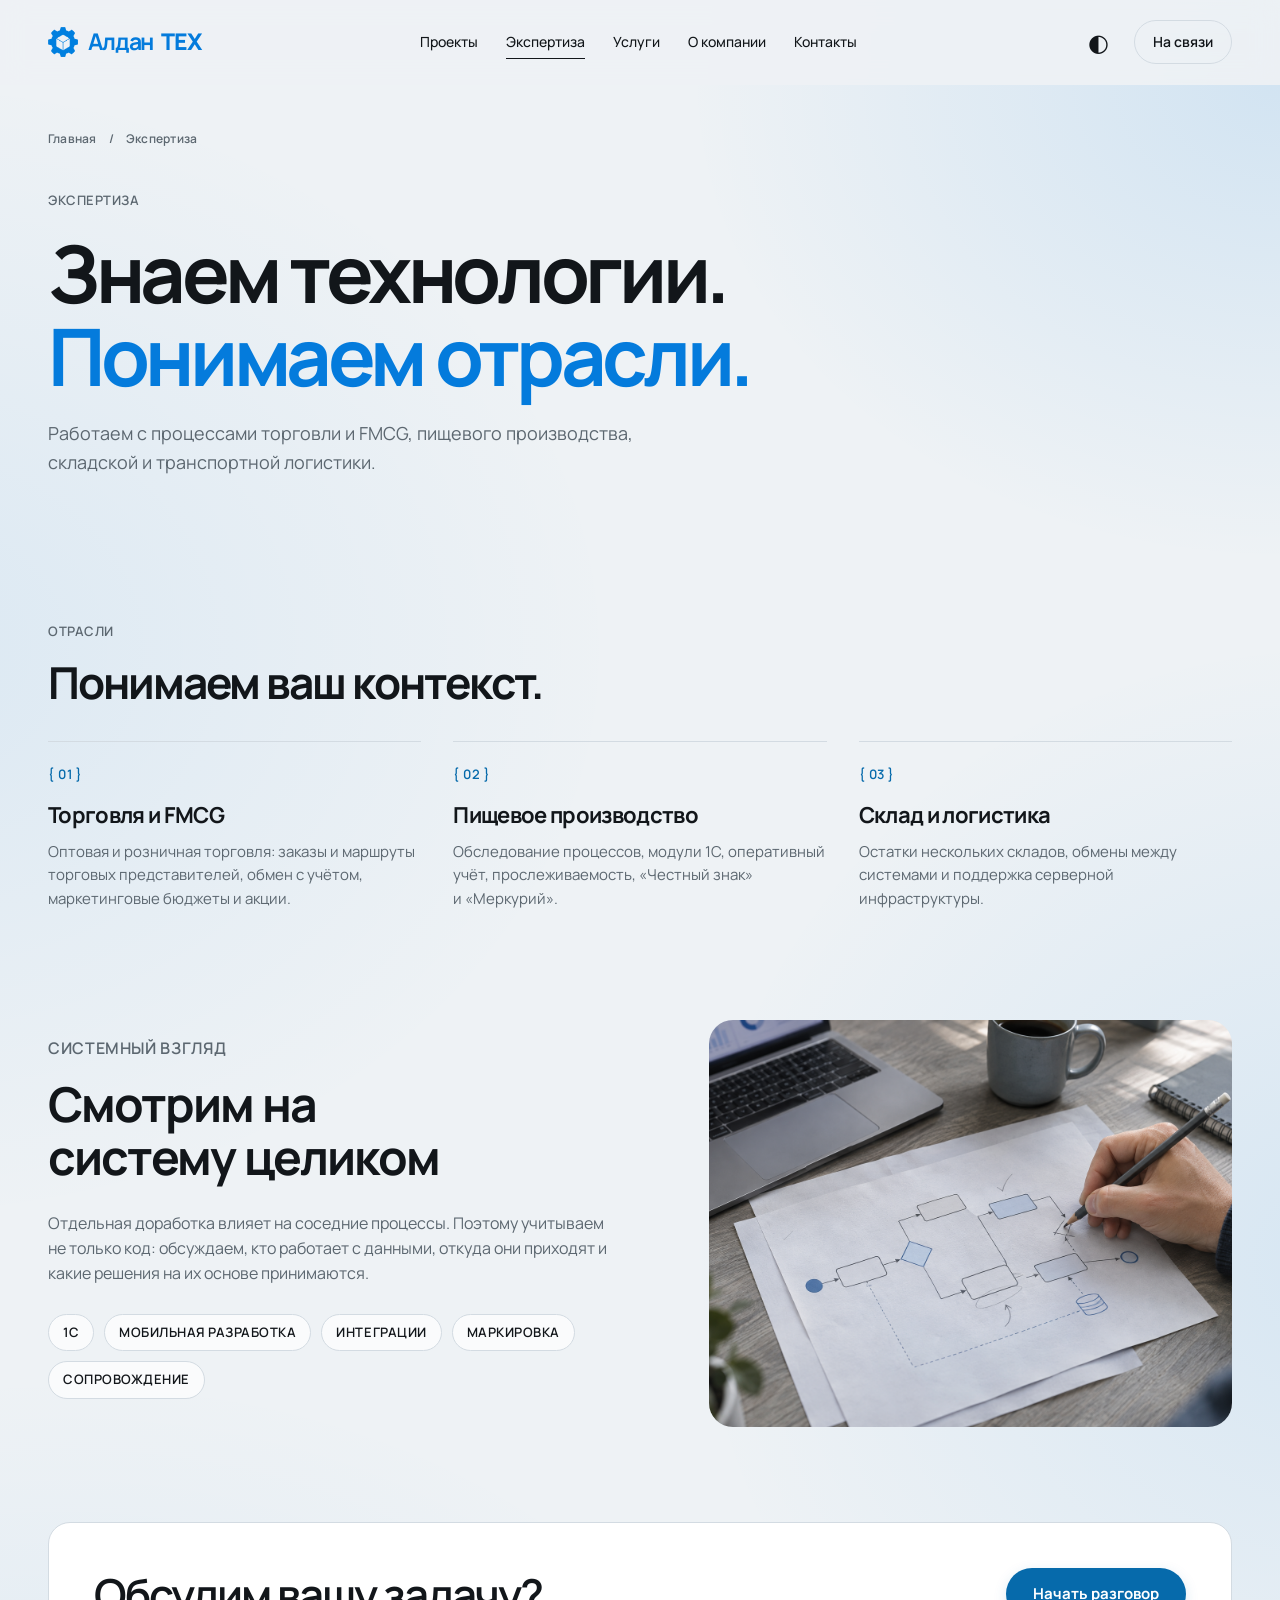
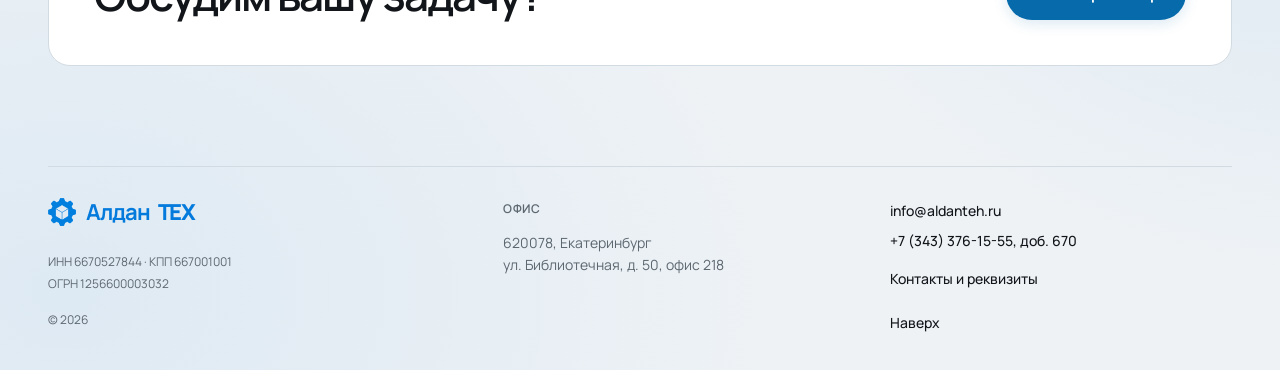
<file: expertise/index.html>
<!DOCTYPE html>
<html lang="ru">
    <head>
        <base href="../">

        <meta charset="utf-8">
        <meta name="viewport" content="width=device-width, initial-scale=1">
        <meta name="description" content="Работаем с процессами торговли и FMCG, пищевого производства, складской и транспортной логистики.">
        <meta name="theme-color" content="#eef2f5">
        <meta property="og:type" content="website">
        <meta property="og:locale" content="ru_RU">
        <meta property="og:site_name" content="АЛДАН ТЕХ">
        <meta property="og:title" content="Экспертиза — АЛДАН ТЕХ">
        <meta property="og:description" content="Работаем с процессами торговли и FMCG, пищевого производства, складской и транспортной логистики.">
        <meta property="og:url" content="https://aldanteh.ru/expertise/">
        <meta property="og:image" content="https://aldanteh.ru/assets/icons/logo_sm.png">
        <meta name="twitter:card" content="summary">
        <meta name="twitter:title" content="Экспертиза — АЛДАН ТЕХ">
        <meta name="twitter:description" content="Работаем с процессами торговли и FMCG, пищевого производства, складской и транспортной логистики.">
        <title>Экспертиза — АЛДАН ТЕХ</title>
        <link rel="canonical" href="https://aldanteh.ru/expertise/">
        <link rel="icon" href="assets/icons/logo_sm.png">
        <link rel="apple-touch-icon" href="assets/icons/logo_sm.png">
        <link rel="preconnect" href="https://fonts.googleapis.com">
        <link rel="preconnect" href="https://fonts.gstatic.com" crossorigin>
        <link rel="stylesheet" href="https://fonts.googleapis.com/css2?family=Manrope:wght@400;500;600;700;800&display=swap">
        <link rel="stylesheet" href="assets/css/components.css?v=20261116-circles">
        <link rel="stylesheet" href="assets/css/main.css?v=20261116-circles">
        <script src="assets/js/theme.js"></script>
        <script src="assets/js/main.js" defer></script>
        <script src="assets/js/motion.js" defer></script>
    </head>
    <body>
        <a class="skip-link" href="expertise/index.html#main">К содержанию</a>
        <header class="site-header">
            <div class="container header-inner">
                <a class="brand" href="index.html" aria-label="Алдан ТЕХ — главная"><img src="assets/images/logo.png" width="32" height="32" alt="">Алдан <strong>ТЕХ</strong></a>
                <nav class="main-nav" id="main-nav" aria-label="Основная навигация">
                    <ul>
                        <li class="nav-projects">
                            <button type="button" class="projects-toggle" aria-expanded="false" aria-controls="projects-menu">Проекты</button>
                            <ul class="projects-menu" id="projects-menu" hidden><li><a href="projects/smagent/index.html">SmAgent</a></li><li><a href="projects/marketing/index.html">Маркетинг в 1С</a></li></ul>
                        </li>
                        <li><a href="expertise/index.html" aria-current="page">Экспертиза</a></li>
                        <li><a href="services/index.html">Услуги</a></li>
                        <li><a href="about/index.html">О компании</a></li>
                        <li><a href="contacts/index.html">Контакты</a></li>
                    </ul>
                </nav>
                <div class="header-actions">
                    <button class="theme-toggle" type="button" aria-label="Включить тёмную тему" aria-pressed="false"><span class="theme-icon" aria-hidden="true">◐</span></button>
                    <a class="header-contact" href="index.html#contact">На связи</a>
                    <button class="menu-toggle" type="button" aria-expanded="false" aria-controls="main-nav" aria-label="Открыть меню"><span></span><span></span></button>
                </div>
            </div>
        </header>
        <main id="main">
            <div class="container">
                <section class="page-hero">
                    <nav class="breadcrumb" aria-label="Хлебные крошки">
                        <a href="index.html">Главная</a><span aria-hidden="true">/</span><span>Экспертиза</span>
                    </nav>
                    <p class="eyebrow">Экспертиза</p>
                    <h1>Знаем технологии.<br><span class="accent">Понимаем отрасли.</span></h1>
                    <p class="page-lead">Работаем с процессами торговли и FMCG, пищевого производства, складской и транспортной логистики.</p>
                </section>

                <section class="page-section" id="industries" aria-labelledby="industries-title">
                    <p class="eyebrow">Отрасли</p>
                    <h2 id="industries-title">Понимаем ваш контекст.</h2>
                    <div class="step-grid">
                        <article>
                            <span class="eyebrow">{ 01 }</span>
                            <h3>Торговля и FMCG</h3>
                            <p>Оптовая и розничная торговля: заказы и маршруты торговых представителей, обмен с учётом, маркетинговые бюджеты и акции.</p>
                        </article>
                        <article>
                            <span class="eyebrow">{ 02 }</span>
                            <h3>Пищевое производство</h3>
                            <p>Обследование процессов, модули 1С, оперативный учёт, прослеживаемость, «Честный знак» и «Меркурий».</p>
                        </article>
                        <article>
                            <span class="eyebrow">{ 03 }</span>
                            <h3>Склад и логистика</h3>
                            <p>Остатки нескольких складов, обмены между системами и поддержка серверной инфраструктуры.</p>
                        </article>
                    </div>
                </section>

                <section class="page-section split-section">
                    <div class="split-copy">
                        <p class="eyebrow">Системный взгляд</p>
                        <h2>Смотрим на систему целиком</h2>
                        <p>Отдельная доработка влияет на соседние процессы. Поэтому учитываем не только код: обсуждаем, кто работает с данными, откуда они приходят и какие решения на их основе принимаются.</p>
                        <div class="tag-list">
                            <span class="tag">1С</span>
                            <span class="tag">Мобильная разработка</span>
                            <span class="tag">Интеграции</span>
                            <span class="tag">Маркировка</span>
                            <span class="tag">Сопровождение</span>
                        </div>
                    </div>
                    <figure class="split-visual">
                        <img src="assets/images/services/expertise-process.png" width="1536" height="1024" loading="lazy" decoding="async" alt="Схема рабочих процессов на столе аналитика">
                    </figure>
                </section>
            </div>
            <div class="container page-cta">
                <h2>Обсудим вашу задачу?</h2>
                <a class="button button-primary" href="index.html#contact">Начать разговор</a>
            </div>
        </main>
        <footer class="site-footer container">
            <div class="footer-layout">
                <div class="footer-identity">
                    <a class="brand" href="index.html" aria-label="Алдан ТЕХ — главная"><img src="assets/images/logo.png" width="28" height="28" alt="">Алдан <strong>ТЕХ</strong></a>
                    <p class="footer-requisites">ИНН 6670527844 · КПП 667001001<br>ОГРН 1256600003032</p>
                    <small>© <span data-year>2026</span></small>
                </div>
                <address class="footer-address"><span class="eyebrow">Офис</span>620078, Екатеринбург<br>ул. Библиотечная, д. 50, офис 218</address>
                <div class="footer-links">
                    <a href="mailto:info@aldanteh.ru">info@aldanteh.ru</a>
                    <a href="tel:+73433761555">+7 (343) 376-15-55, доб. 670</a>
                    <a href="contacts/index.html#requisites">Контакты и реквизиты</a>
                    <a class="footer-up" href="expertise/index.html#main">Наверх</a>
                </div>
            </div>
        </footer>
    </body>
</html>
</file>
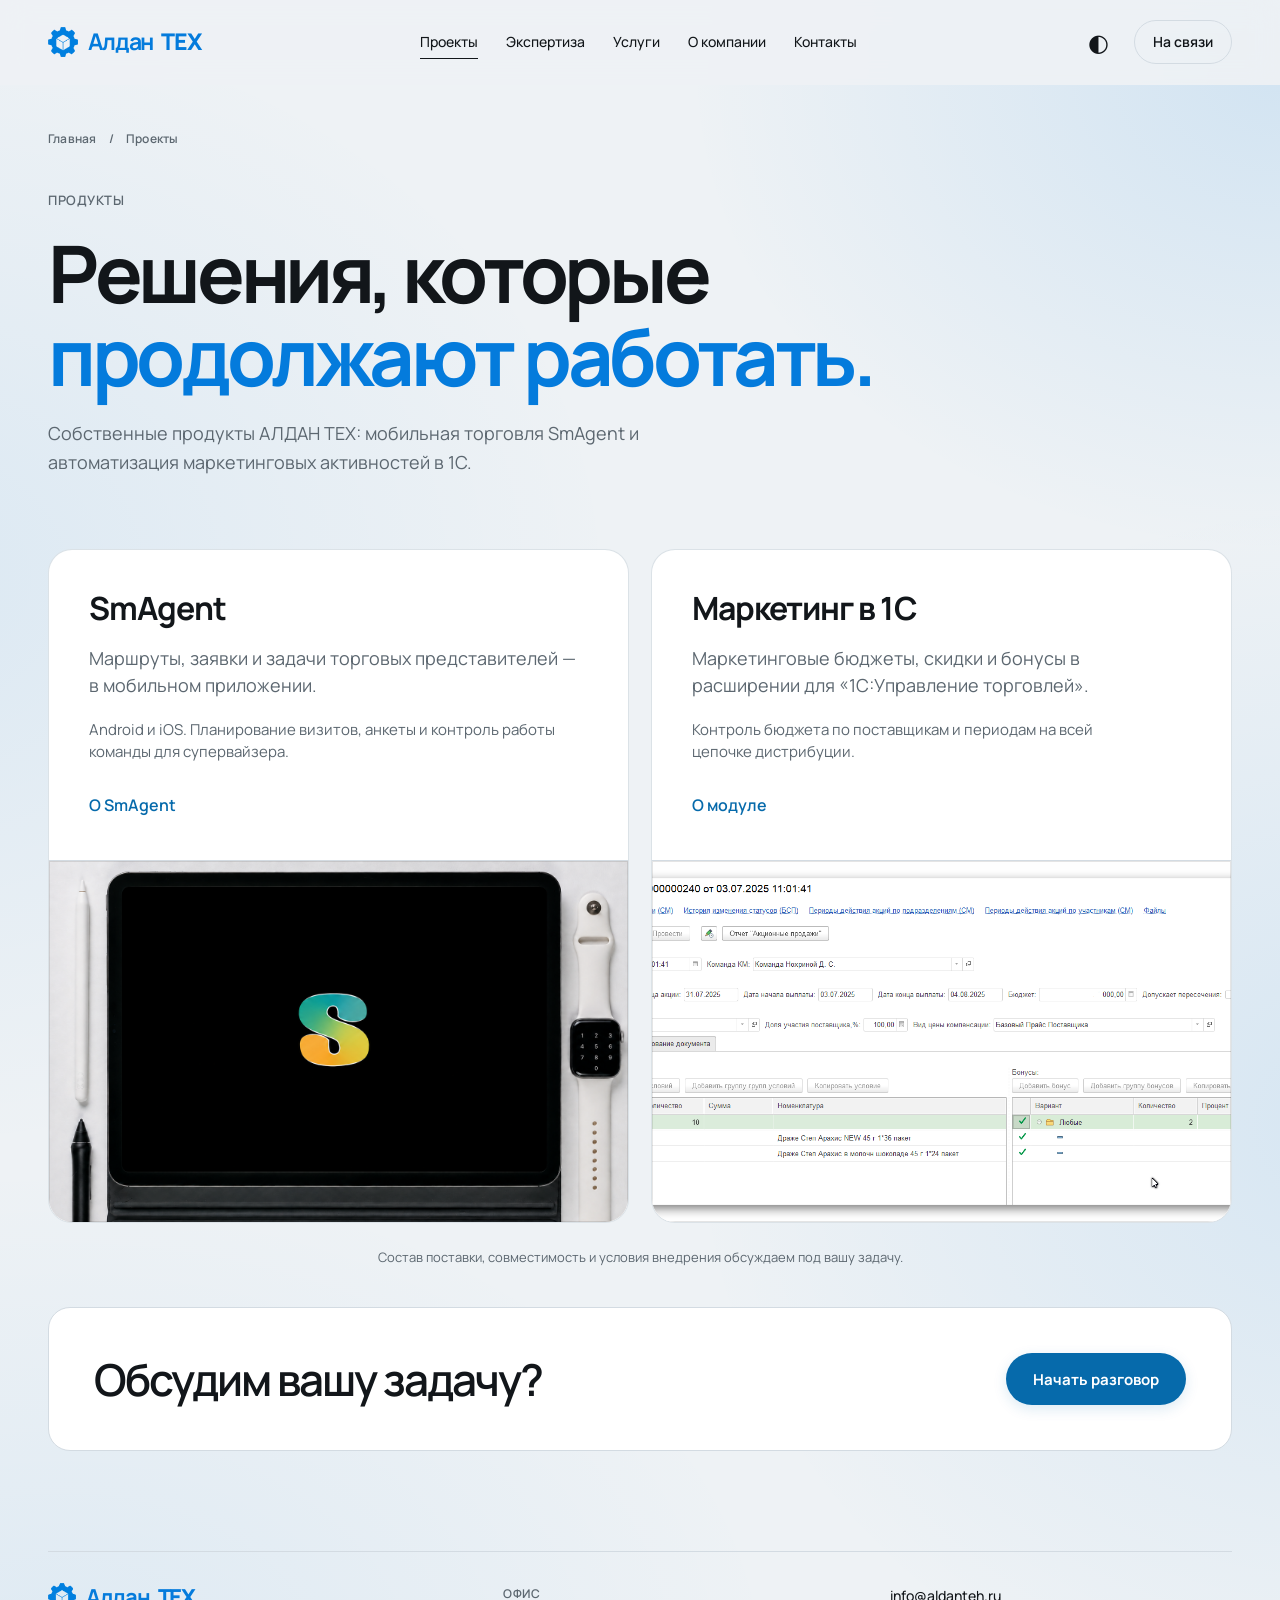
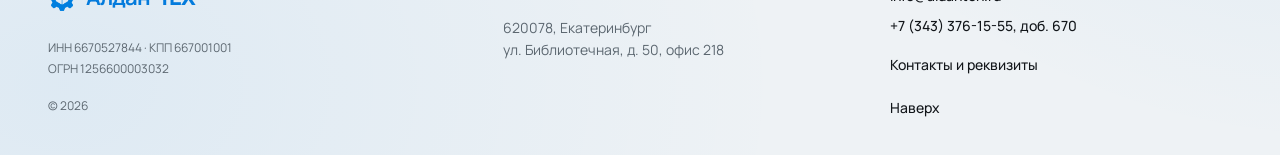
<file: projects/index.html>
<!DOCTYPE html>
<html lang="ru">
    <head>
        <base href="../">

        <meta charset="utf-8">
        <meta name="viewport" content="width=device-width, initial-scale=1">
        <meta name="description" content="Собственные продукты АЛДАН ТЕХ: мобильная торговля SmAgent и автоматизация маркетинговых активностей в 1С.">
        <meta name="theme-color" content="#eef2f5">
        <meta property="og:type" content="website">
        <meta property="og:locale" content="ru_RU">
        <meta property="og:site_name" content="АЛДАН ТЕХ">
        <meta property="og:title" content="Проекты — АЛДАН ТЕХ">
        <meta property="og:description" content="Собственные продукты АЛДАН ТЕХ: мобильная торговля SmAgent и автоматизация маркетинговых активностей в 1С.">
        <meta property="og:url" content="https://aldanteh.ru/projects/">
        <meta property="og:image" content="https://aldanteh.ru/assets/icons/logo_sm.png">
        <meta name="twitter:card" content="summary">
        <meta name="twitter:title" content="Проекты — АЛДАН ТЕХ">
        <meta name="twitter:description" content="Собственные продукты АЛДАН ТЕХ: мобильная торговля SmAgent и автоматизация маркетинговых активностей в 1С.">
        <title>Проекты — АЛДАН ТЕХ</title>
        <link rel="canonical" href="https://aldanteh.ru/projects/">
        <link rel="icon" href="assets/icons/logo_sm.png">
        <link rel="apple-touch-icon" href="assets/icons/logo_sm.png">
        <link rel="preconnect" href="https://fonts.googleapis.com">
        <link rel="preconnect" href="https://fonts.gstatic.com" crossorigin>
        <link rel="stylesheet" href="https://fonts.googleapis.com/css2?family=Manrope:wght@400;500;600;700;800&display=swap">
        <link rel="stylesheet" href="assets/css/components.css?v=20261116-circles">
        <link rel="stylesheet" href="assets/css/main.css?v=20261116-circles">
        <script src="assets/js/theme.js"></script>
    <script src="assets/js/main.js" defer></script>
    <script src="assets/js/motion.js" defer></script>
    </head>
    <body>
        <a class="skip-link" href="projects/index.html#main">К содержанию</a>
        <header class="site-header">
            <div class="container header-inner">
                <a class="brand" href="index.html" aria-label="Алдан ТЕХ — главная"><img src="assets/images/logo.png" width="32" height="32" alt="">Алдан <strong>ТЕХ</strong></a>
                <nav class="main-nav" id="main-nav" aria-label="Основная навигация">
                    <ul>
                        <li class="nav-projects">
                            <button type="button" class="projects-toggle is-current" aria-expanded="false" aria-controls="projects-menu">Проекты</button>
                            <ul class="projects-menu" id="projects-menu" hidden><li><a href="projects/smagent/index.html">SmAgent</a></li><li><a href="projects/marketing/index.html">Маркетинг в 1С</a></li></ul>
                        </li>
                        <li>
                            <a href="expertise/index.html">Экспертиза</a>
                        </li>
                        <li>
                            <a href="services/index.html">Услуги</a>
                        </li>
                        <li>
                            <a href="about/index.html">О компании</a>
                        </li>
                    <li><a href="contacts/index.html">Контакты</a></li>
                    </ul>
                </nav>
                <div class="header-actions">
                    <button class="theme-toggle" type="button" aria-label="Включить тёмную тему" aria-pressed="false"><span class="theme-icon" aria-hidden="true">◐</span></button>
                <a class="header-contact" href="index.html#contact">На связи</a>
                <button class="menu-toggle" type="button" aria-expanded="false" aria-controls="main-nav" aria-label="Открыть меню"><span></span><span></span></button>
                </div>
            </div>
        </header>
        <main id="main">
            <div class="container">
                <section class="page-hero">
                    <nav class="breadcrumb" aria-label="Хлебные крошки">
                        <a href="index.html">Главная</a><span aria-hidden="true">/</span><span>Проекты</span>
                    </nav>
                    <p class="eyebrow">Продукты</p>
                    <h1>
                        Решения, которые<br><span class="accent">продолжают работать.</span>
                    </h1>
                    <p class="page-lead">
                        Собственные продукты АЛДАН ТЕХ: мобильная торговля SmAgent и автоматизация маркетинговых активностей в 1С.
                    </p>
                </section>
                <div class="product-grid">
                    <article class="product-card" id="smagent">
                        <div class="product-copy">
                            <h3>SmAgent</h3>
                            <p>Маршруты, заявки и задачи торговых представителей — в мобильном приложении.</p>
                            <p class="product-detail">Android и iOS. Планирование визитов, анкеты и контроль работы команды для супервайзера.</p>
                            <a class="text-link" href="projects/smagent/index.html">О SmAgent</a>
                        </div>
                        <a class="product-preview" href="projects/smagent/index.html" aria-label="Посмотреть возможности SmAgent"><img src="assets/images/projects/smagent/splash-tablet.png" width="1536" height="1024" loading="lazy" decoding="async" alt="Заставка SmAgent на чёрном экране планшета"></a>
                    </article>
                    <article class="product-card" id="marketing">
                        <div class="product-copy">
                            <h3>Маркетинг в 1С</h3>
                            <p>Маркетинговые бюджеты, скидки и бонусы в расширении для «1С:Управление торговлей».</p>
                            <p class="product-detail">Контроль бюджета по поставщикам и периодам на всей цепочке дистрибуции.</p>
                            <a class="text-link" href="projects/marketing/index.html">О модуле</a>
                        </div>
                        <a class="product-preview" href="projects/marketing/index.html" aria-label="Посмотреть возможности маркетинга в 1С"><img src="assets/images/projects/555.png" width="1721" height="669" loading="lazy" decoding="async" alt="Условия и бонусы акции в модуле маркетинга 1С"></a>
                    </article>
                </div>
                <p class="project-note">
                    Состав поставки, совместимость и условия внедрения обсуждаем под вашу задачу.
                </p>
            </div>
            <div class="container page-cta">
                <h2>
                    Обсудим вашу задачу?
                </h2>
                <a class="button button-primary" href="index.html#contact">Начать разговор</a>
            </div>
        </main>
        <footer class="site-footer container">
    <div class="footer-layout">
        <div class="footer-identity">
            <a class="brand" href="index.html" aria-label="Алдан ТЕХ — главная"><img src="assets/images/logo.png" width="28" height="28" alt="">Алдан <strong>ТЕХ</strong></a>
            <p class="footer-requisites">ИНН 6670527844 · КПП 667001001<br>ОГРН 1256600003032</p>
            <small>© <span data-year>2026</span></small>
        </div>
        <address class="footer-address"><span class="eyebrow">Офис</span>620078, Екатеринбург<br>ул. Библиотечная, д. 50, офис 218</address>
        <div class="footer-links"><a href="mailto:info@aldanteh.ru">info@aldanteh.ru</a><a href="tel:+73433761555">+7 (343) 376-15-55, доб. 670</a><a href="contacts/index.html#requisites">Контакты и реквизиты</a><a class="footer-up" href="projects/index.html#main">Наверх</a></div>
    </div>
</footer>
    </body>
</html>
</file>
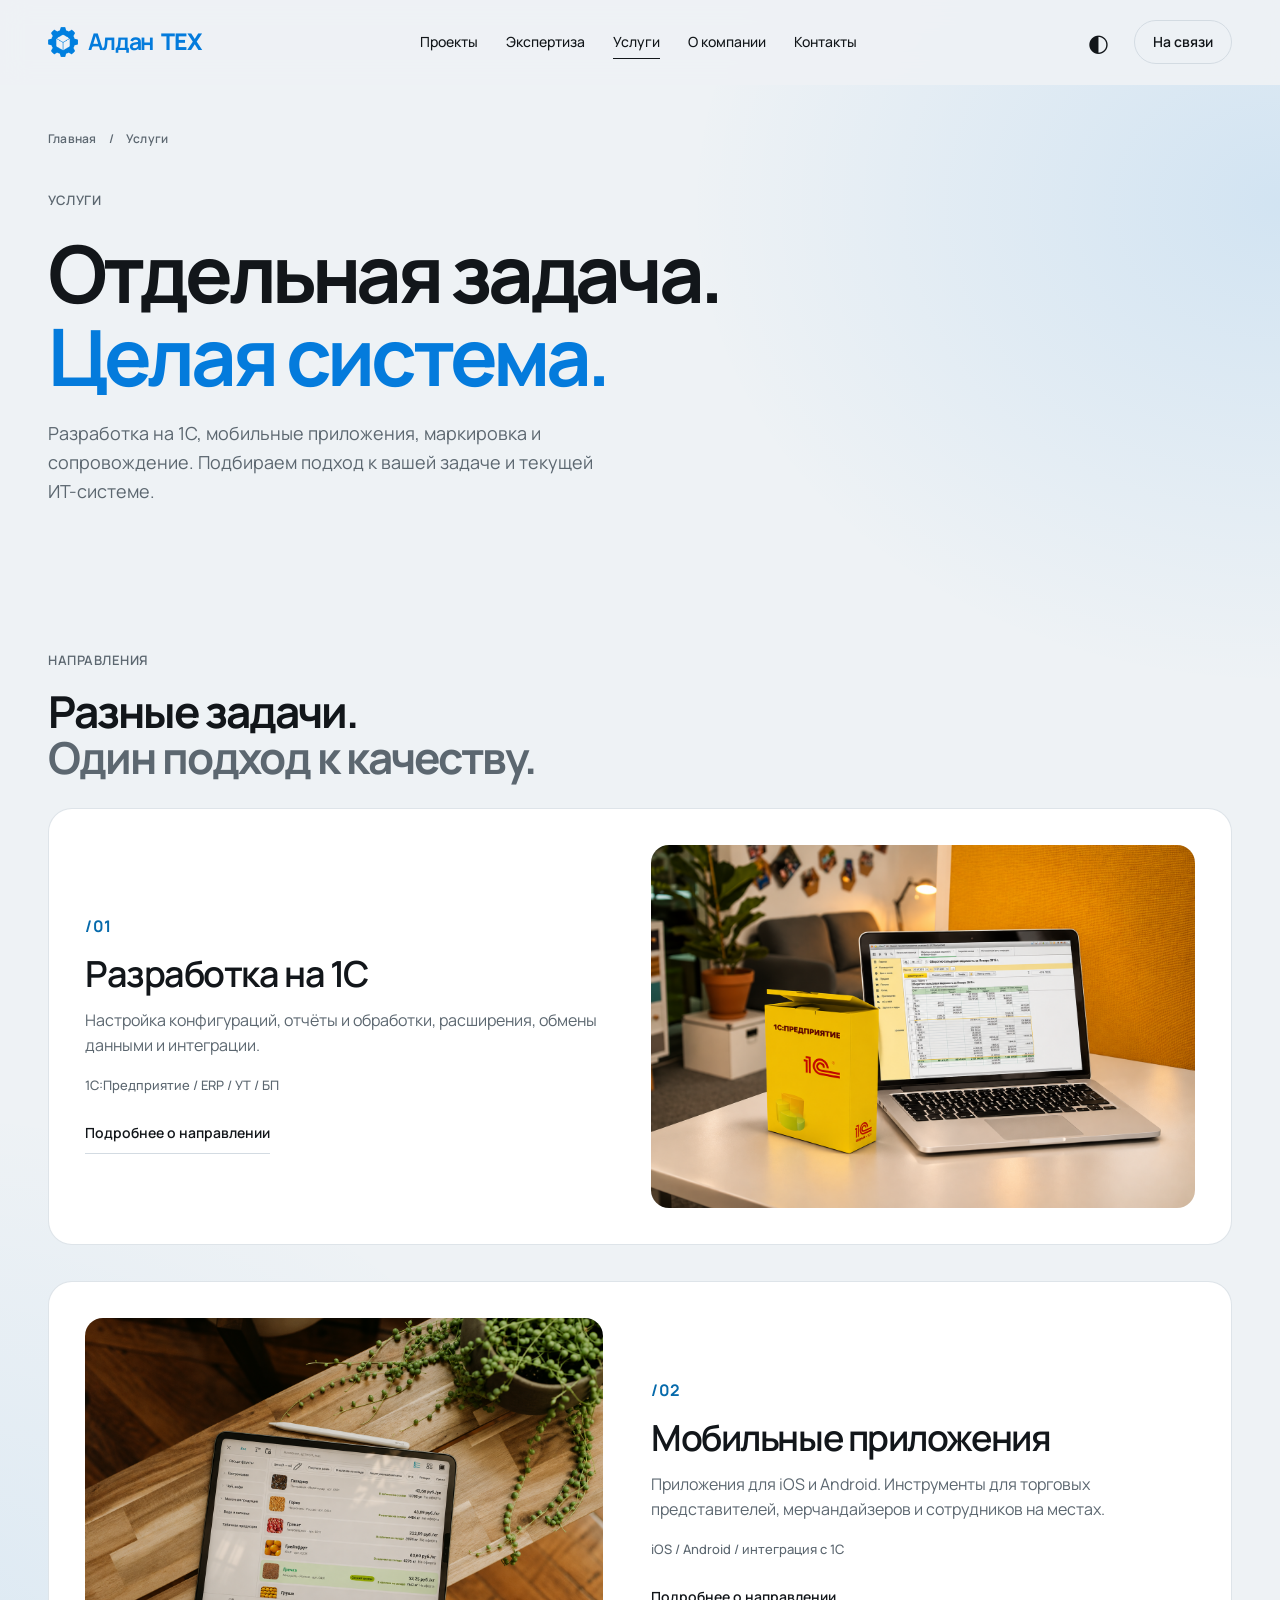
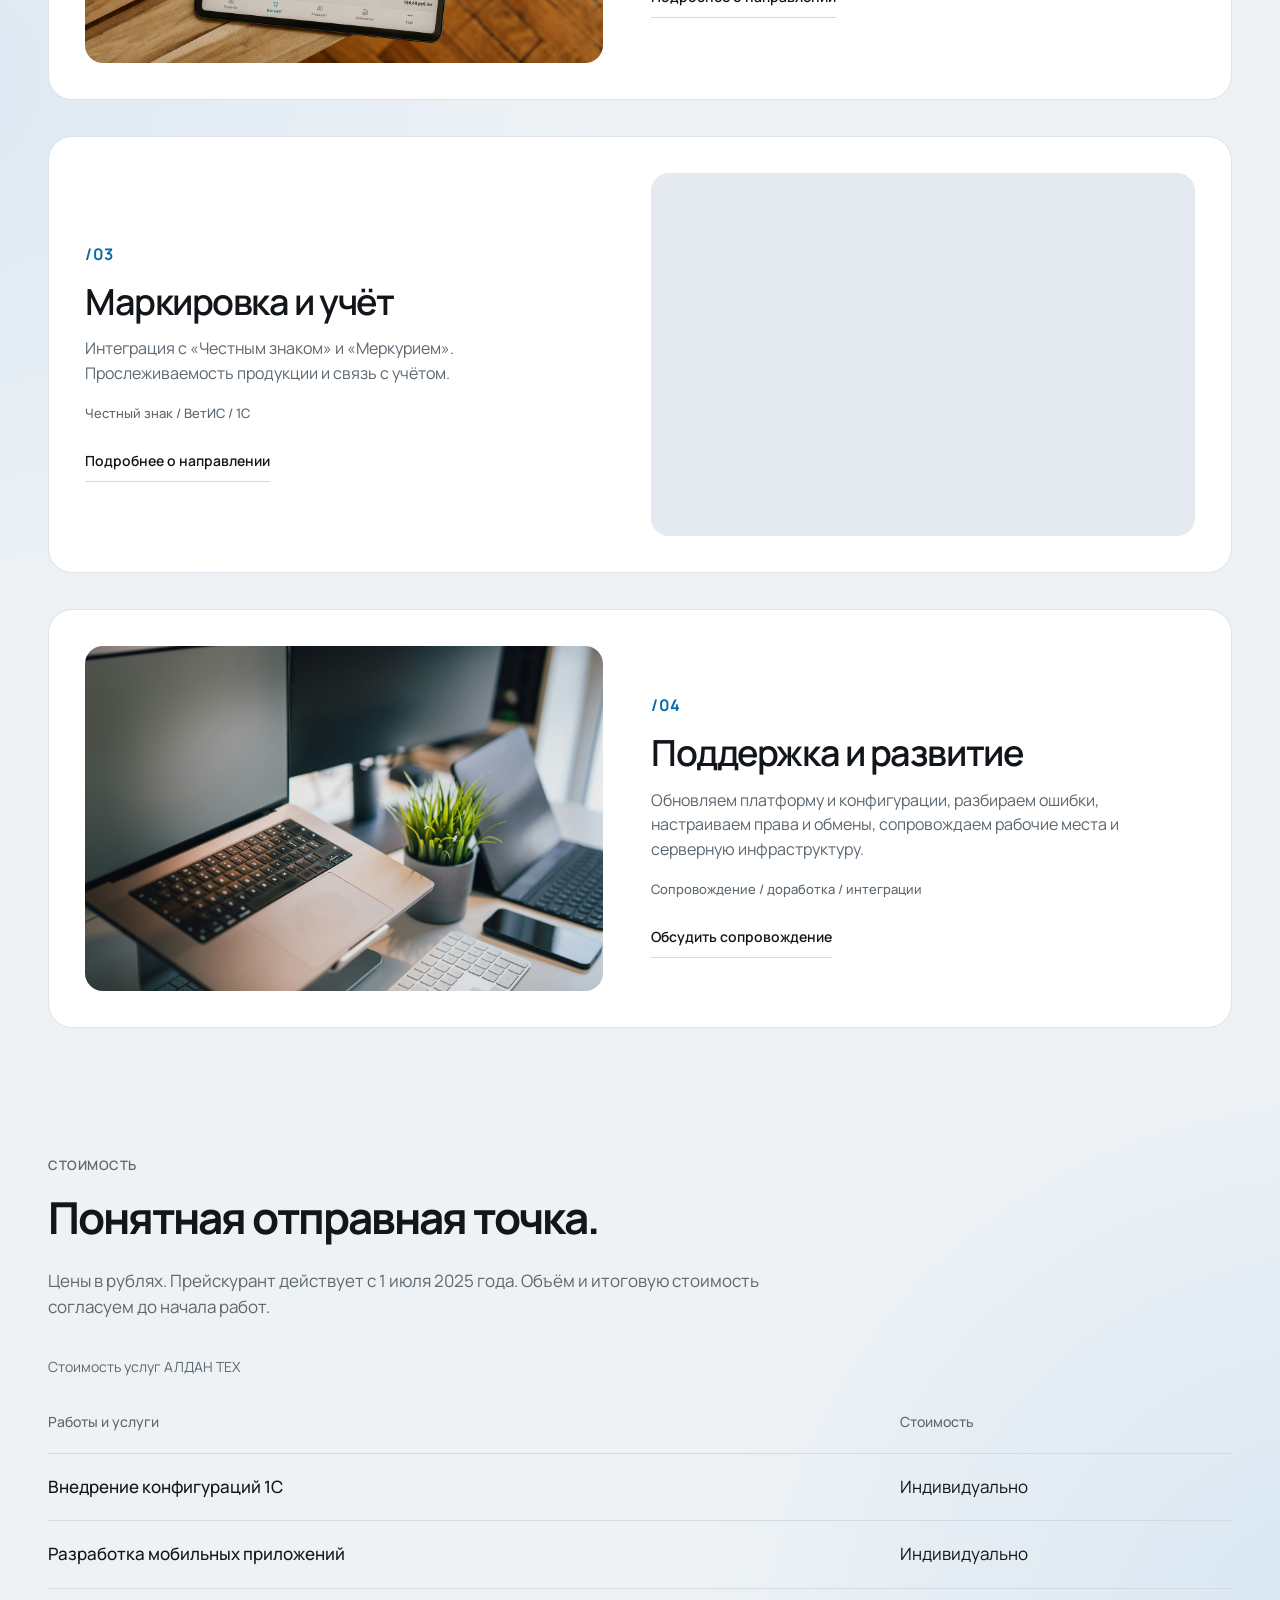
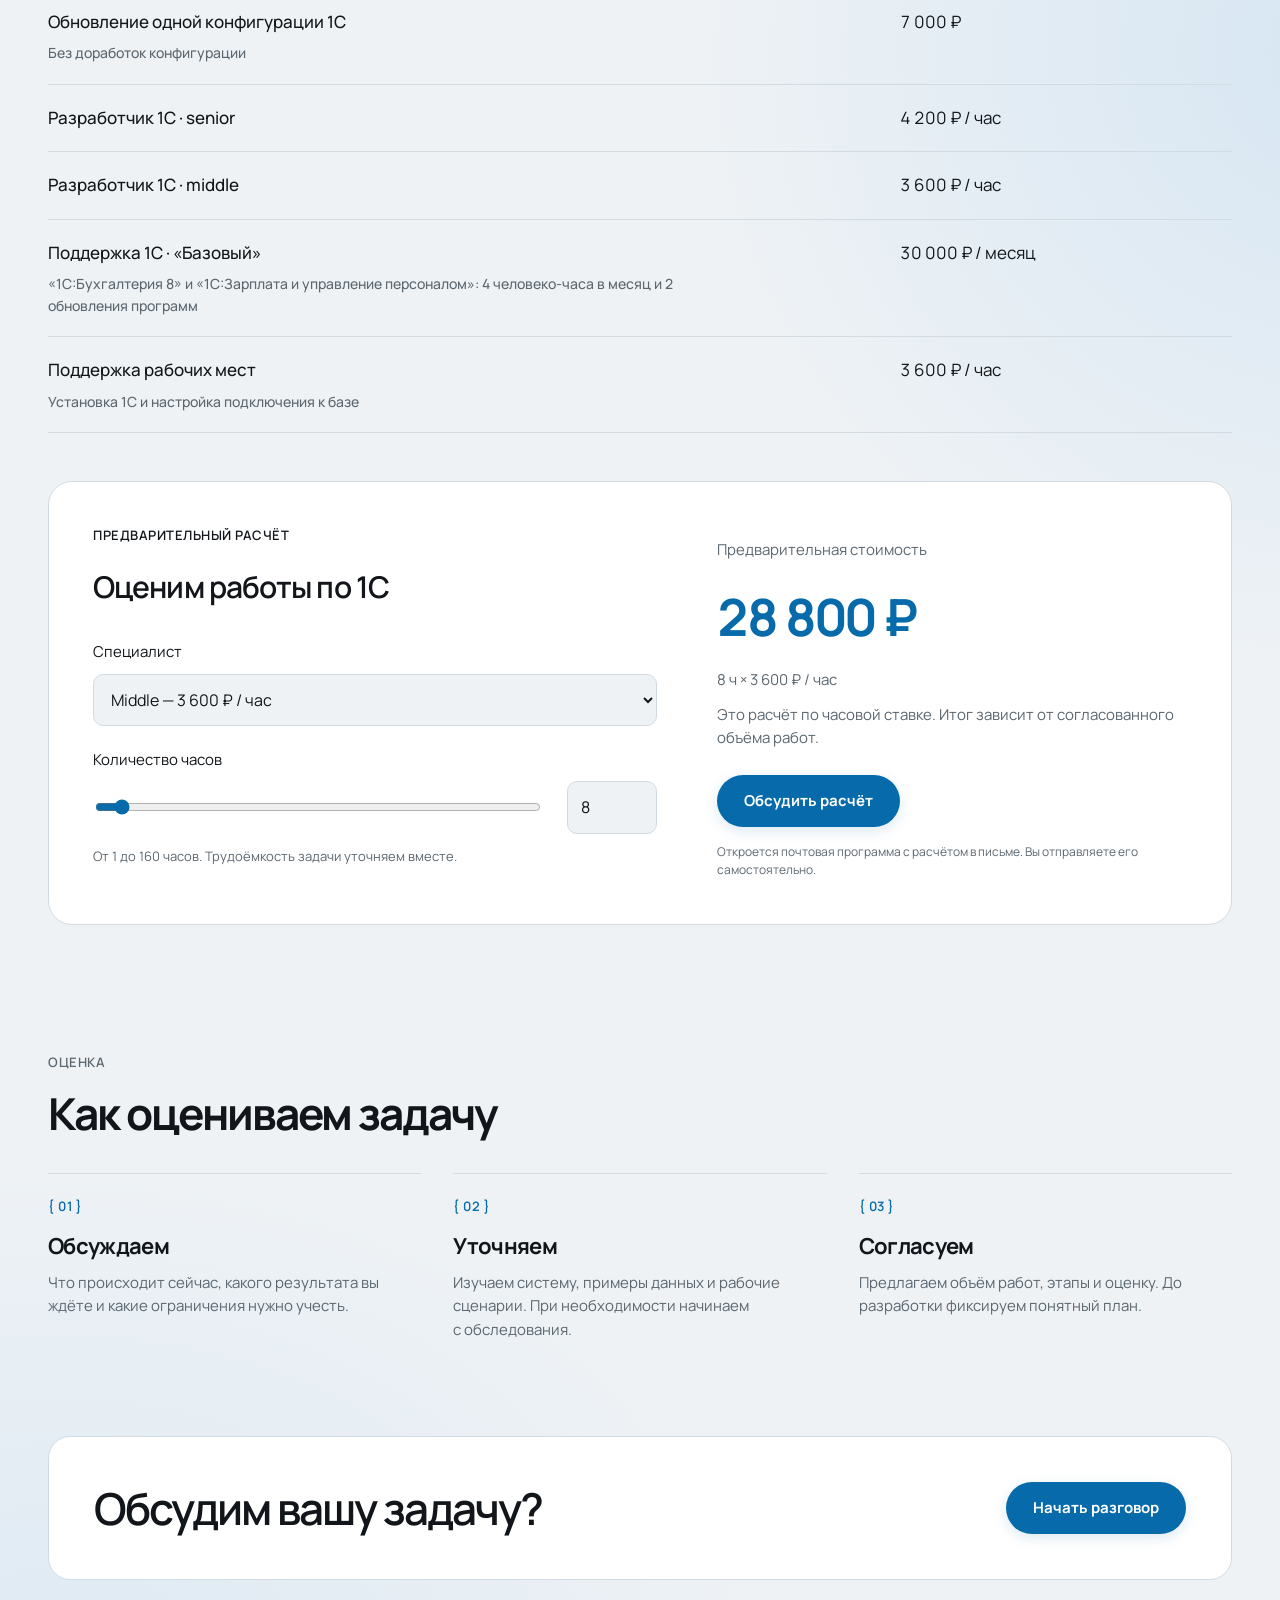
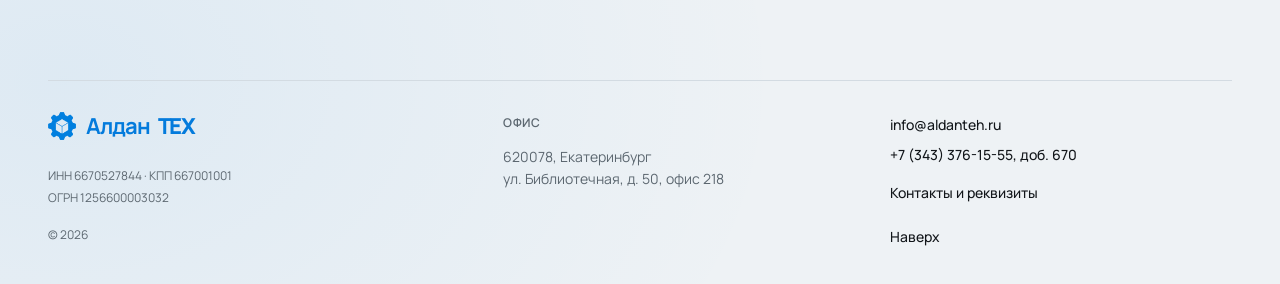
<file: services/index.html>
<!DOCTYPE html>
<html lang="ru">
    <head>
        <base href="../">

        <meta charset="utf-8">
        <meta name="viewport" content="width=device-width, initial-scale=1">
        <meta name="description" content="Разработка на 1С, мобильные приложения, маркировка и сопровождение. Подбираем подход к вашей задаче и текущей ИТ-системе.">
        <meta name="theme-color" content="#eef2f5">
        <meta property="og:type" content="website">
        <meta property="og:locale" content="ru_RU">
        <meta property="og:site_name" content="АЛДАН ТЕХ">
        <meta property="og:title" content="Услуги — АЛДАН ТЕХ">
        <meta property="og:description" content="Разработка на 1С, мобильные приложения, маркировка и сопровождение. Подбираем подход к вашей задаче и текущей ИТ-системе.">
        <meta property="og:url" content="https://aldanteh.ru/services/">
        <meta property="og:image" content="https://aldanteh.ru/assets/icons/logo_sm.png">
        <meta name="twitter:card" content="summary">
        <meta name="twitter:title" content="Услуги — АЛДАН ТЕХ">
        <meta name="twitter:description" content="Разработка на 1С, мобильные приложения, маркировка и сопровождение. Подбираем подход к вашей задаче и текущей ИТ-системе.">
        <title>Услуги — АЛДАН ТЕХ</title>
        <link rel="canonical" href="https://aldanteh.ru/services/">
        <link rel="icon" href="assets/icons/logo_sm.png">
        <link rel="apple-touch-icon" href="assets/icons/logo_sm.png">
        <link rel="preconnect" href="https://fonts.googleapis.com">
        <link rel="preconnect" href="https://fonts.gstatic.com" crossorigin>
        <link rel="stylesheet" href="https://fonts.googleapis.com/css2?family=Manrope:wght@400;500;600;700;800&display=swap">
        <link rel="stylesheet" href="assets/css/components.css?v=20261116-circles">
        <link rel="stylesheet" href="assets/css/main.css?v=20261116-circles">
        <script src="assets/js/theme.js"></script>
        <script src="assets/js/main.js" defer></script>
        <script src="assets/js/motion.js" defer></script>
        <script src="assets/js/pricing.js" defer></script>
    </head>
    <body>
        <a class="skip-link" href="services/index.html#main">К содержанию</a>
        <header class="site-header">
            <div class="container header-inner">
                <a class="brand" href="index.html" aria-label="Алдан ТЕХ — главная"><img src="assets/images/logo.png" width="32" height="32" alt="">Алдан <strong>ТЕХ</strong></a>
                <nav class="main-nav" id="main-nav" aria-label="Основная навигация">
                    <ul>
                        <li class="nav-projects">
                            <button type="button" class="projects-toggle" aria-expanded="false" aria-controls="projects-menu">Проекты</button>
                            <ul class="projects-menu" id="projects-menu" hidden><li><a href="projects/smagent/index.html">SmAgent</a></li><li><a href="projects/marketing/index.html">Маркетинг в 1С</a></li></ul>
                        </li>
                        <li><a href="expertise/index.html">Экспертиза</a></li>
                        <li><a href="services/index.html" aria-current="page">Услуги</a></li>
                        <li><a href="about/index.html">О компании</a></li>
                        <li><a href="contacts/index.html">Контакты</a></li>
                    </ul>
                </nav>
                <div class="header-actions">
                    <button class="theme-toggle" type="button" aria-label="Включить тёмную тему" aria-pressed="false"><span class="theme-icon" aria-hidden="true">◐</span></button>
                    <a class="header-contact" href="index.html#contact">На связи</a>
                    <button class="menu-toggle" type="button" aria-expanded="false" aria-controls="main-nav" aria-label="Открыть меню"><span></span><span></span></button>
                </div>
            </div>
        </header>
        <main id="main">
            <div class="container">
                <section class="page-hero">
                    <nav class="breadcrumb" aria-label="Хлебные крошки">
                        <a href="index.html">Главная</a><span aria-hidden="true">/</span><span>Услуги</span>
                    </nav>
                    <p class="eyebrow">Услуги</p>
                    <h1>Отдельная задача.<br><span class="accent">Целая система.</span></h1>
                    <p class="page-lead">Разработка на 1С, мобильные приложения, маркировка и сопровождение. Подбираем подход к вашей задаче и текущей ИТ-системе.</p>
                </section>

                <section class="page-section" aria-labelledby="directions-title">
                    <p class="eyebrow">Направления</p>
                    <h2 id="directions-title">Разные задачи.<br><span class="muted">Один подход к качеству.</span></h2>
                    <div class="direction-list">
                        <article class="direction-row">
                            <div class="direction-copy">
                                <p class="service-number">/01</p>
                                <h3>Разработка на 1С</h3>
                                <p>Настройка конфигураций, отчёты и обработки, расширения, обмены данными и интеграции.</p>
                                <span class="service-meta">1С:Предприятие / ERP / УТ / БП</span>
                                <a class="text-link" href="services/1c/index.html">Подробнее о направлении</a>
                            </div>
                            <figure class="direction-visual">
                                <img src="assets/images/services/1c-office-laptop.png" width="1536" height="1024" loading="lazy" decoding="async" alt="Ноутбук с интерфейсом 1С и коробка «1С:Предприятие» в офисе">
                            </figure>
                        </article>
                        <article class="direction-row">
                            <div class="direction-copy">
                                <p class="service-number">/02</p>
                                <h3>Мобильные приложения</h3>
                                <p>Приложения для iOS и Android. Инструменты для торговых представителей, мерчандайзеров и сотрудников на местах.</p>
                                <span class="service-meta">iOS / Android / интеграция с 1С</span>
                                <a class="text-link" href="services/mobile/index.html">Подробнее о направлении</a>
                            </div>
                            <figure class="direction-visual">
                                <img src="assets/images/projects/smagent/catalog-bench-tablet.png" width="1536" height="1024" loading="lazy" decoding="async" alt="Каталог SmAgent на планшете на деревянном столе">
                            </figure>
                        </article>
                        <article class="direction-row">
                            <div class="direction-copy">
                                <p class="service-number">/03</p>
                                <h3>Маркировка и учёт</h3>
                                <p>Интеграция с «Честным знаком» и «Меркурием». Прослеживаемость продукции и связь с учётом.</p>
                                <span class="service-meta">Честный знак / ВетИС / 1С</span>
                                <a class="text-link" href="services/marking/index.html">Подробнее о направлении</a>
                            </div>
                            <figure class="direction-visual">
                                <img src="assets/images/services/marking-dairy.png" width="1300" height="867" loading="lazy" decoding="async" alt="Молочная продукция с кодами маркировки «Честный знак»">
                            </figure>
                        </article>
                        <article class="direction-row" id="support">
                            <div class="direction-copy">
                                <p class="service-number">/04</p>
                                <h3>Поддержка и развитие</h3>
                                <p>Обновляем платформу и конфигурации, разбираем ошибки, настраиваем права и обмены, сопровождаем рабочие места и серверную инфраструктуру.</p>
                                <span class="service-meta">Сопровождение / доработка / интеграции</span>
                                <a class="text-link" href="index.html#contact">Обсудить сопровождение</a>
                            </div>
                            <figure class="direction-visual">
                                <img src="assets/images/services/support-workspace.jpg" width="2998" height="2000" loading="lazy" decoding="async" alt="Ноутбуки и мониторы на рабочем месте">
                            </figure>
                        </article>
                    </div>
                </section>

                <section class="page-section pricing-section" id="pricing" aria-labelledby="pricing-title">
                    <p class="eyebrow">Стоимость</p>
                    <h2 id="pricing-title">Понятная отправная точка.</h2>
                    <p>Цены в рублях. Прейскурант действует с 1 июля 2025 года. Объём и итоговую стоимость согласуем до начала работ.</p>
                    <table class="price-table">
                        <caption>Стоимость услуг АЛДАН ТЕХ</caption>
                        <thead><tr><th scope="col">Работы и услуги</th><th scope="col">Стоимость</th></tr></thead>
                        <tbody>
                            <tr><th scope="row">Внедрение конфигураций 1С</th><td>Индивидуально</td></tr>
                            <tr><th scope="row">Разработка мобильных приложений</th><td>Индивидуально</td></tr>
                            <tr><th scope="row">Обновление одной конфигурации 1С<small>Без доработок конфигурации</small></th><td>7 000 ₽</td></tr>
                            <tr><th scope="row">Разработчик 1С · senior</th><td>4 200 ₽ / час</td></tr>
                            <tr><th scope="row">Разработчик 1С · middle</th><td>3 600 ₽ / час</td></tr>
                            <tr><th scope="row">Поддержка 1С · «Базовый»<small>«1С:Бухгалтерия 8» и «1С:Зарплата и управление персоналом»: 4 человеко-часа в месяц и 2 обновления программ</small></th><td>30 000 ₽ / месяц</td></tr>
                            <tr><th scope="row">Поддержка рабочих мест<small>Установка 1С и настройка подключения к базе</small></th><td>3 600 ₽ / час</td></tr>
                        </tbody>
                    </table>
                    <form class="estimate-form" data-estimator aria-labelledby="estimate-title">
                        <div class="estimate-controls">
                            <p class="eyebrow">Предварительный расчёт</p>
                            <h3 id="estimate-title">Оценим работы по 1С</h3>
                            <label for="estimate-specialist">Специалист</label>
                            <select id="estimate-specialist" name="specialist">
                                <option value="3600">Middle — 3 600 ₽ / час</option>
                                <option value="4200">Senior — 4 200 ₽ / час</option>
                            </select>
                            <label for="estimate-hours">Количество часов</label>
                            <div class="estimate-hours">
                                <input id="estimate-range" type="range" min="1" max="160" step="1" value="8" aria-label="Количество часов ползунком">
                                <input id="estimate-hours" name="hours" type="number" min="1" max="160" step="1" value="8" required inputmode="numeric" aria-describedby="estimate-hint">
                            </div>
                            <p id="estimate-hint">От 1 до 160 часов. Трудоёмкость задачи уточняем вместе.</p>
                        </div>
                        <div class="estimate-result">
                            <p>Предварительная стоимость</p>
                            <output id="estimate-total" for="estimate-specialist estimate-hours" aria-live="polite">28 800 ₽</output>
                            <p id="estimate-breakdown">8 ч × 3 600 ₽ / час</p>
                            <p>Это расчёт по часовой ставке. Итог зависит от согласованного объёма работ.</p>
                            <button class="button button-primary" type="submit">Обсудить расчёт</button>
                            <small>Откроется почтовая программа с расчётом в письме. Вы отправляете его самостоятельно.</small>
                        </div>
                    </form>
                </section>

                <section class="page-section" aria-labelledby="estimate-flow-title">
                    <p class="eyebrow">Оценка</p>
                    <h2 id="estimate-flow-title">Как оцениваем задачу</h2>
                    <div class="step-grid">
                        <article>
                            <span class="eyebrow">{ 01 }</span>
                            <h3>Обсуждаем</h3>
                            <p>Что происходит сейчас, какого результата вы ждёте и какие ограничения нужно учесть.</p>
                        </article>
                        <article>
                            <span class="eyebrow">{ 02 }</span>
                            <h3>Уточняем</h3>
                            <p>Изучаем систему, примеры данных и рабочие сценарии. При необходимости начинаем с обследования.</p>
                        </article>
                        <article>
                            <span class="eyebrow">{ 03 }</span>
                            <h3>Согласуем</h3>
                            <p>Предлагаем объём работ, этапы и оценку. До разработки фиксируем понятный план.</p>
                        </article>
                    </div>
                </section>
            </div>
            <div class="container page-cta">
                <h2>Обсудим вашу задачу?</h2>
                <a class="button button-primary" href="index.html#contact">Начать разговор</a>
            </div>
        </main>
        <footer class="site-footer container">
            <div class="footer-layout">
                <div class="footer-identity">
                    <a class="brand" href="index.html" aria-label="Алдан ТЕХ — главная"><img src="assets/images/logo.png" width="28" height="28" alt="">Алдан <strong>ТЕХ</strong></a>
                    <p class="footer-requisites">ИНН 6670527844 · КПП 667001001<br>ОГРН 1256600003032</p>
                    <small>© <span data-year>2026</span></small>
                </div>
                <address class="footer-address"><span class="eyebrow">Офис</span>620078, Екатеринбург<br>ул. Библиотечная, д. 50, офис 218</address>
                <div class="footer-links">
                    <a href="mailto:info@aldanteh.ru">info@aldanteh.ru</a>
                    <a href="tel:+73433761555">+7 (343) 376-15-55, доб. 670</a>
                    <a href="contacts/index.html#requisites">Контакты и реквизиты</a>
                    <a class="footer-up" href="services/index.html#main">Наверх</a>
                </div>
            </div>
        </footer>
    </body>
</html>
</file>
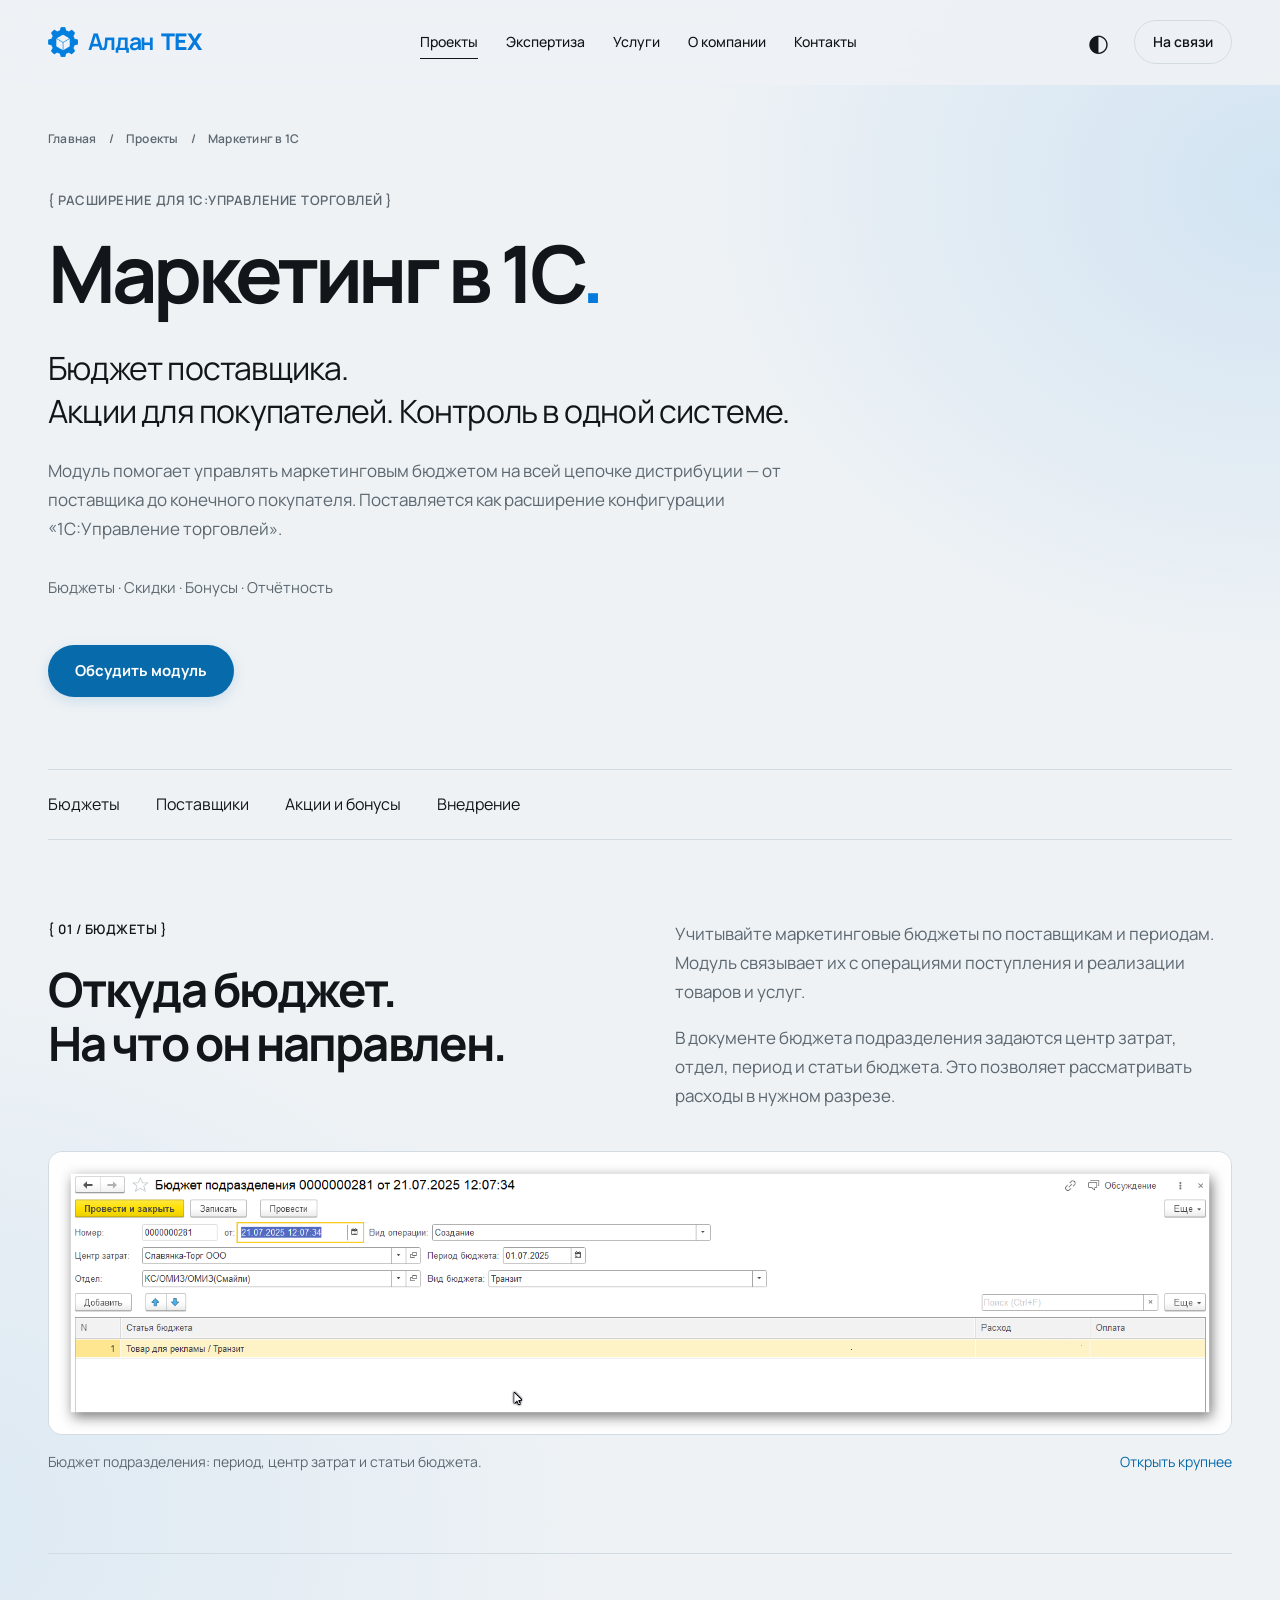
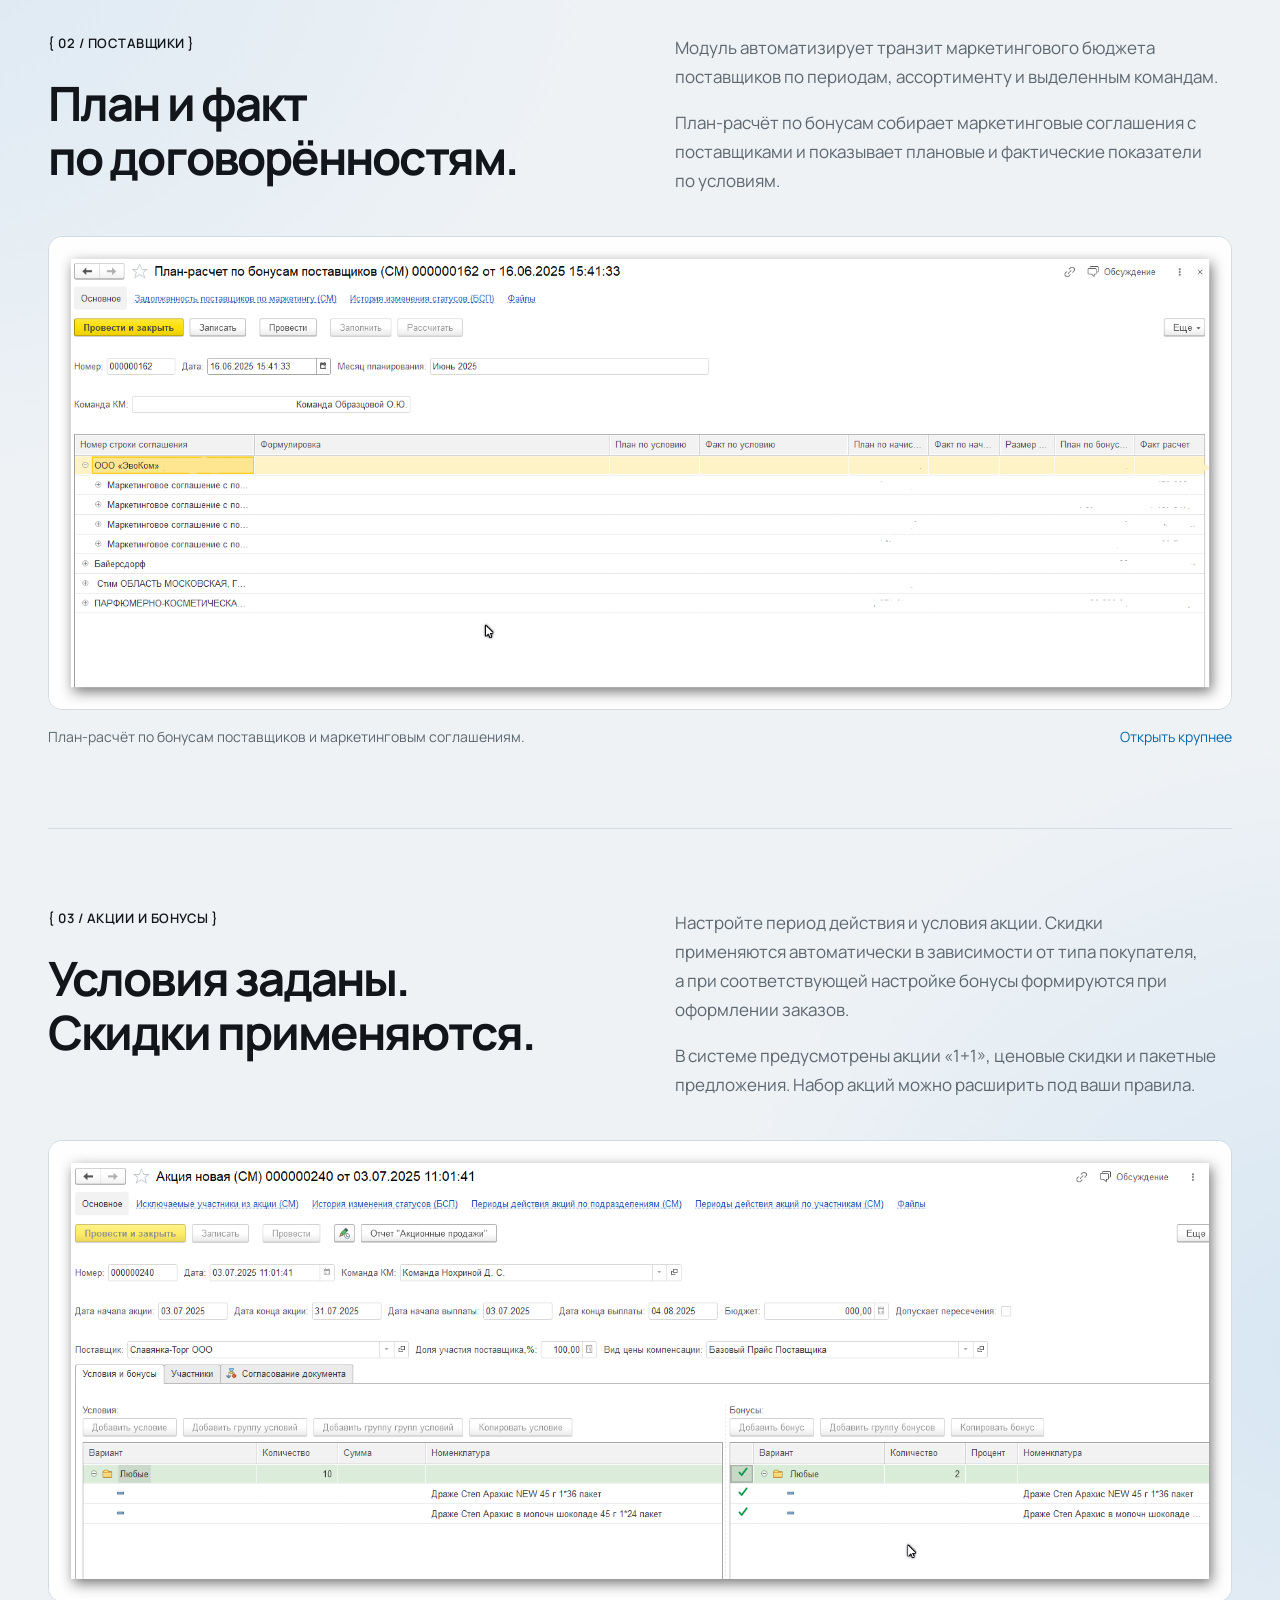
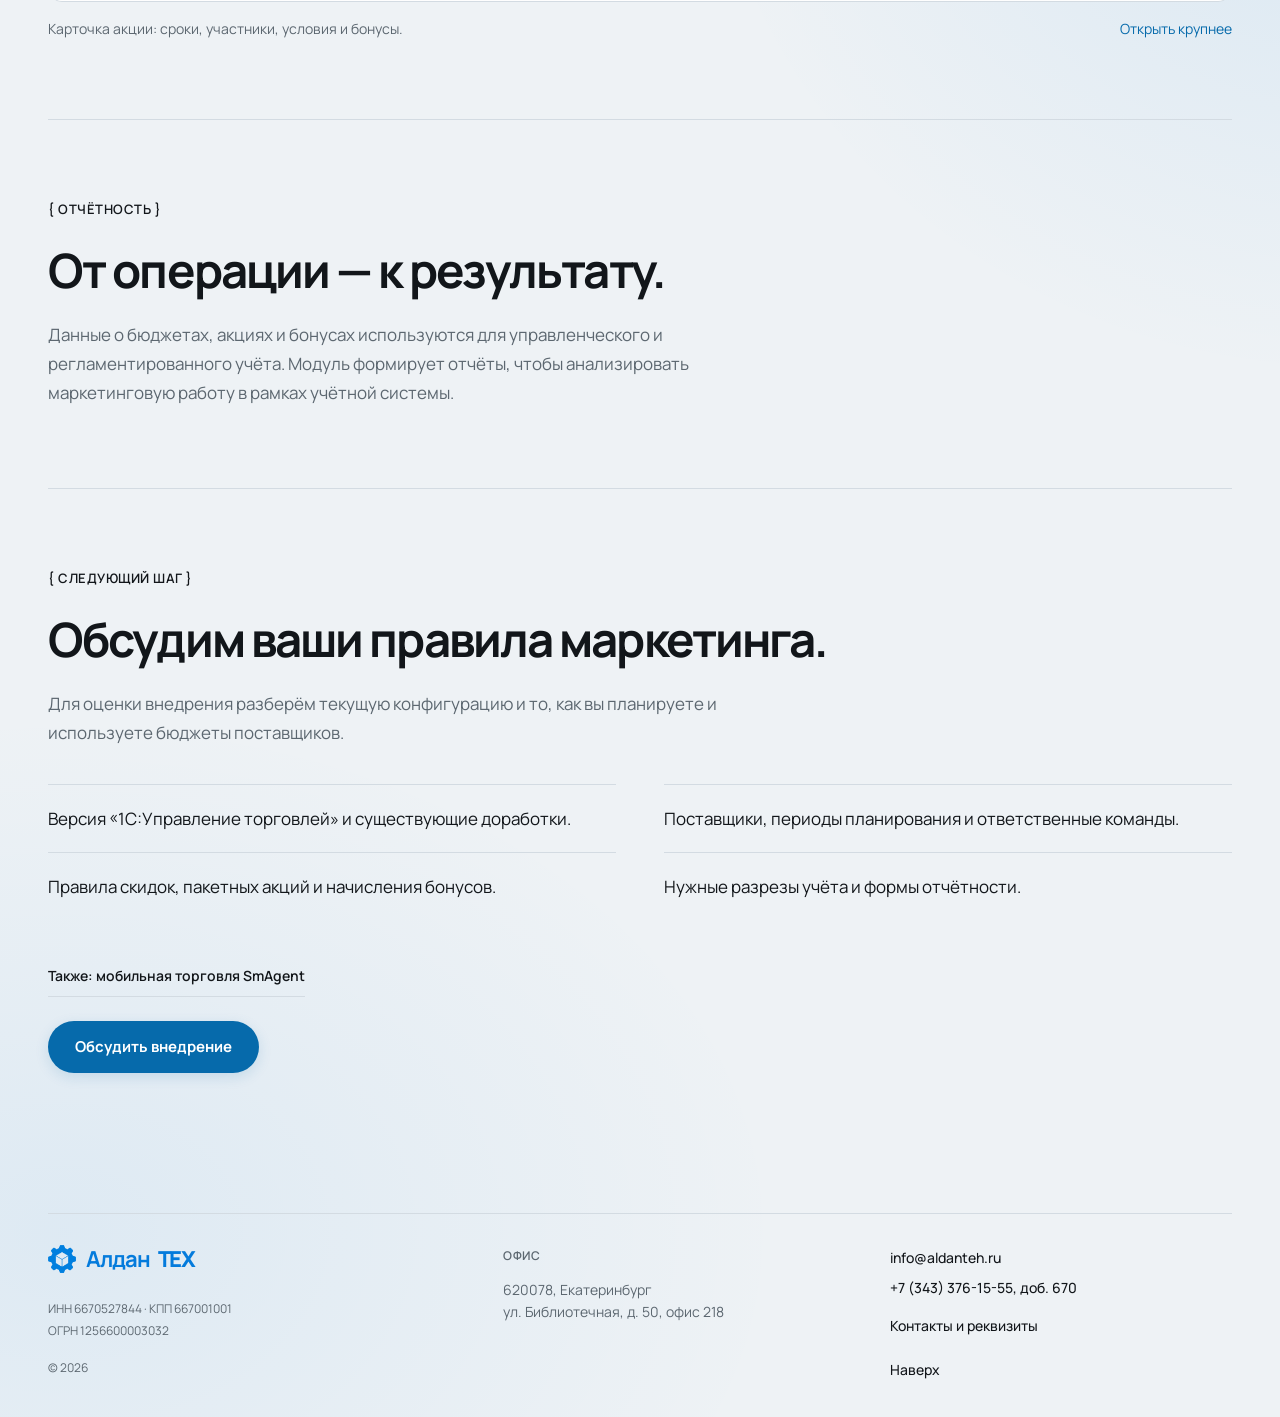
<file: projects/marketing/index.html>
<!DOCTYPE html>
<html lang="ru">
    <head>
        <base href="../../">

        <meta charset="utf-8">
        <meta name="viewport" content="width=device-width, initial-scale=1">
        <meta name="description" content="Управление маркетингом дистрибуции в 1С: бюджеты поставщиков, акции, скидки и бонусы. Возможности модуля и примеры интерфейса.">
        <meta name="theme-color" content="#eef2f5">
        <meta property="og:type" content="website">
        <meta property="og:locale" content="ru_RU">
        <meta property="og:site_name" content="АЛДАН ТЕХ">
        <meta property="og:title" content="Маркетинг в 1С — АЛДАН ТЕХ">
        <meta property="og:description" content="Управление маркетингом дистрибуции в 1С: бюджеты поставщиков, акции, скидки и бонусы. Возможности модуля и примеры интерфейса.">
        <meta property="og:url" content="https://aldanteh.ru/projects/marketing/">
        <meta property="og:image" content="https://aldanteh.ru/assets/icons/logo_sm.png">
        <meta name="twitter:card" content="summary">
        <meta name="twitter:title" content="Маркетинг в 1С — АЛДАН ТЕХ">
        <meta name="twitter:description" content="Управление маркетингом дистрибуции в 1С: бюджеты поставщиков, акции, скидки и бонусы. Возможности модуля и примеры интерфейса.">
        <title>Маркетинг в 1С — АЛДАН ТЕХ</title>
        <link rel="canonical" href="https://aldanteh.ru/projects/marketing/">
        <link rel="icon" href="assets/icons/logo_sm.png">
        <link rel="apple-touch-icon" href="assets/icons/logo_sm.png">
        <link rel="preconnect" href="https://fonts.googleapis.com">
        <link rel="preconnect" href="https://fonts.gstatic.com" crossorigin>
        <link rel="stylesheet" href="https://fonts.googleapis.com/css2?family=Manrope:wght@400;500;600;700;800&display=swap">
        <link rel="stylesheet" href="assets/css/components.css?v=20261116-circles">
        <link rel="stylesheet" href="assets/css/main.css?v=20261116-circles">
        <link rel="stylesheet" href="assets/css/products.css?v=20261116-circles">
        <script src="assets/js/theme.js"></script>
    <script src="assets/js/main.js" defer></script>
    <script src="assets/js/motion.js" defer></script>
    <script src="assets/js/image-viewer.js" defer></script>
    </head>
    <body>
        <a class="skip-link" href="projects/marketing/index.html#main">К содержанию</a>
        <header class="site-header">
            <div class="container header-inner">
                <a class="brand" href="index.html" aria-label="Алдан ТЕХ — главная"><img src="assets/images/logo.png" width="32" height="32" alt="">Алдан <strong>ТЕХ</strong></a>
                <nav class="main-nav" id="main-nav" aria-label="Основная навигация">
                    <ul>
                        <li class="nav-projects">
                            <button type="button" class="projects-toggle is-current" aria-expanded="false" aria-controls="projects-menu">Проекты</button>
                            <ul class="projects-menu" id="projects-menu" hidden><li><a href="projects/smagent/index.html">SmAgent</a></li><li><a href="projects/marketing/index.html" aria-current="page">Маркетинг в 1С</a></li></ul>
                        </li>
                        <li>
                            <a href="expertise/index.html">Экспертиза</a>
                        </li>
                        <li>
                            <a href="services/index.html">Услуги</a>
                        </li>
                        <li>
                            <a href="about/index.html">О компании</a>
                        </li>
                    <li><a href="contacts/index.html">Контакты</a></li>
                    </ul>
                </nav>
                <div class="header-actions">
                    <button class="theme-toggle" type="button" aria-label="Включить тёмную тему" aria-pressed="false"><span class="theme-icon" aria-hidden="true">◐</span></button>
                <a class="header-contact" href="index.html#contact">На связи</a>
                <button class="menu-toggle" type="button" aria-expanded="false" aria-controls="main-nav" aria-label="Открыть меню"><span></span><span></span></button>
                </div>
            </div>
        </header>
        <main id="main" class="product-page container">
            <section class="page-hero product-hero">
                <nav class="breadcrumb" aria-label="Хлебные крошки"><a href="index.html">Главная</a><span aria-hidden="true">/</span><a href="projects/index.html">Проекты</a><span aria-hidden="true">/</span><span>Маркетинг в 1С</span></nav>
                <p class="eyebrow">{ Расширение для 1С:Управление торговлей }</p>
                <h1>Маркетинг в 1С<span class="accent">.</span></h1>
                <p class="product-lead">Бюджет поставщика.<br>Акции для покупателей. Контроль в одной системе.</p>
                <p class="product-intro">Модуль помогает управлять маркетинговым бюджетом на всей цепочке дистрибуции — от поставщика до конечного покупателя. Поставляется как расширение конфигурации «1С:Управление торговлей».</p>
                <div class="product-hero-actions"><span>Бюджеты · Скидки · Бонусы · Отчётность</span><a class="button button-primary" href="index.html#contact">Обсудить модуль</a></div>
            </section>
            <nav class="product-nav" aria-label="На странице маркетинга в 1С"><a href="projects/marketing/index.html#budgets">Бюджеты</a><a href="projects/marketing/index.html#suppliers">Поставщики</a><a href="projects/marketing/index.html#promotions">Акции и бонусы</a><a href="projects/marketing/index.html#implementation">Внедрение</a></nav>
            <section class="product-section" id="budgets" aria-labelledby="budgets-title">
                <div class="product-feature-heading"><div><p class="eyebrow">{ 01 / Бюджеты }</p><h2 id="budgets-title">Откуда бюджет.<br>На что он направлен.</h2></div><div><p>Учитывайте маркетинговые бюджеты по поставщикам и периодам. Модуль связывает их с операциями поступления и реализации товаров и услуг.</p><p>В документе бюджета подразделения задаются центр затрат, отдел, период и статьи бюджета. Это позволяет рассматривать расходы в нужном разрезе.</p></div></div>
                <figure class="product-screenshot"><a href="assets/images/projects/111.png" data-image-preview aria-label="Документ бюджета подразделения в 1С — открыть крупнее"><img src="assets/images/projects/111.png" width="1740" height="415" alt="Документ бюджета подразделения в 1С" loading="lazy" decoding="async"></a><figcaption><span>Бюджет подразделения: период, центр затрат и статьи бюджета.</span><a href="assets/images/projects/111.png" data-image-preview>Открыть крупнее</a></figcaption></figure>
            </section>
            <section class="product-section" id="suppliers" aria-labelledby="suppliers-title">
                <div class="product-feature-heading"><div><p class="eyebrow">{ 02 / Поставщики }</p><h2 id="suppliers-title">План и факт<br>по договорённостям.</h2></div><div><p>Модуль автоматизирует транзит маркетингового бюджета поставщиков по периодам, ассортименту и выделенным командам.</p><p>План-расчёт по бонусам собирает маркетинговые соглашения с поставщиками и показывает плановые и фактические показатели по условиям.</p></div></div>
                <figure class="product-screenshot"><a href="assets/images/projects/444.png" data-image-preview aria-label="План-расчёт по бонусам поставщиков в 1С — открыть крупнее"><img src="assets/images/projects/444.png" width="1740" height="695" alt="План-расчёт по бонусам поставщиков в 1С" loading="lazy" decoding="async"></a><figcaption><span>План-расчёт по бонусам поставщиков и маркетинговым соглашениям.</span><a href="assets/images/projects/444.png" data-image-preview>Открыть крупнее</a></figcaption></figure>
            </section>
            <section class="product-section" id="promotions" aria-labelledby="promotions-title">
                <div class="product-feature-heading"><div><p class="eyebrow">{ 03 / Акции и бонусы }</p><h2 id="promotions-title">Условия заданы.<br>Скидки применяются.</h2></div><div><p>Настройте период действия и условия акции. Скидки применяются автоматически в зависимости от типа покупателя, а при соответствующей настройке бонусы формируются при оформлении заказов.</p><p>В системе предусмотрены акции «1+1», ценовые скидки и пакетные предложения. Набор акций можно расширить под ваши правила.</p></div></div>
                <figure class="product-screenshot"><a href="assets/images/projects/555.png" data-image-preview aria-label="Настройка условий и бонусов маркетинговой акции в 1С — открыть крупнее"><img src="assets/images/projects/555.png" width="1721" height="669" alt="Настройка условий и бонусов маркетинговой акции в 1С" loading="lazy" decoding="async"></a><figcaption><span>Карточка акции: сроки, участники, условия и бонусы.</span><a href="assets/images/projects/555.png" data-image-preview>Открыть крупнее</a></figcaption></figure>
            </section>
            <section class="product-section product-reporting" aria-labelledby="reporting-title"><p class="eyebrow">{ Отчётность }</p><h2 id="reporting-title">От операции — к результату.</h2><p>Данные о бюджетах, акциях и бонусах используются для управленческого и регламентированного учёта. Модуль формирует отчёты, чтобы анализировать маркетинговую работу в рамках учётной системы.</p></section>
            <section class="product-section product-implementation" id="implementation" aria-labelledby="implementation-title">
                <p class="eyebrow">{ Следующий шаг }</p><h2 id="implementation-title">Обсудим ваши правила маркетинга.</h2><p>Для оценки внедрения разберём текущую конфигурацию и то, как вы планируете и используете бюджеты поставщиков.</p>
                <ul class="product-checklist"><li>Версия «1С:Управление торговлей» и существующие доработки.</li><li>Поставщики, периоды планирования и ответственные команды.</li><li>Правила скидок, пакетных акций и начисления бонусов.</li><li>Нужные разрезы учёта и формы отчётности.</li></ul>
                <div class="product-bottom"><a class="text-link" href="projects/smagent/index.html">Также: мобильная торговля SmAgent</a><a class="button button-primary" href="index.html#contact">Обсудить внедрение</a></div>
            </section>
        </main>
        <footer class="site-footer container">
    <div class="footer-layout">
        <div class="footer-identity">
            <a class="brand" href="index.html" aria-label="Алдан ТЕХ — главная"><img src="assets/images/logo.png" width="28" height="28" alt="">Алдан <strong>ТЕХ</strong></a>
            <p class="footer-requisites">ИНН 6670527844 · КПП 667001001<br>ОГРН 1256600003032</p>
            <small>© <span data-year>2026</span></small>
        </div>
        <address class="footer-address"><span class="eyebrow">Офис</span>620078, Екатеринбург<br>ул. Библиотечная, д. 50, офис 218</address>
        <div class="footer-links"><a href="mailto:info@aldanteh.ru">info@aldanteh.ru</a><a href="tel:+73433761555">+7 (343) 376-15-55, доб. 670</a><a href="contacts/index.html#requisites">Контакты и реквизиты</a><a class="footer-up" href="projects/marketing/index.html#main">Наверх</a></div>
    </div>
</footer>
    </body>
</html>
</file>
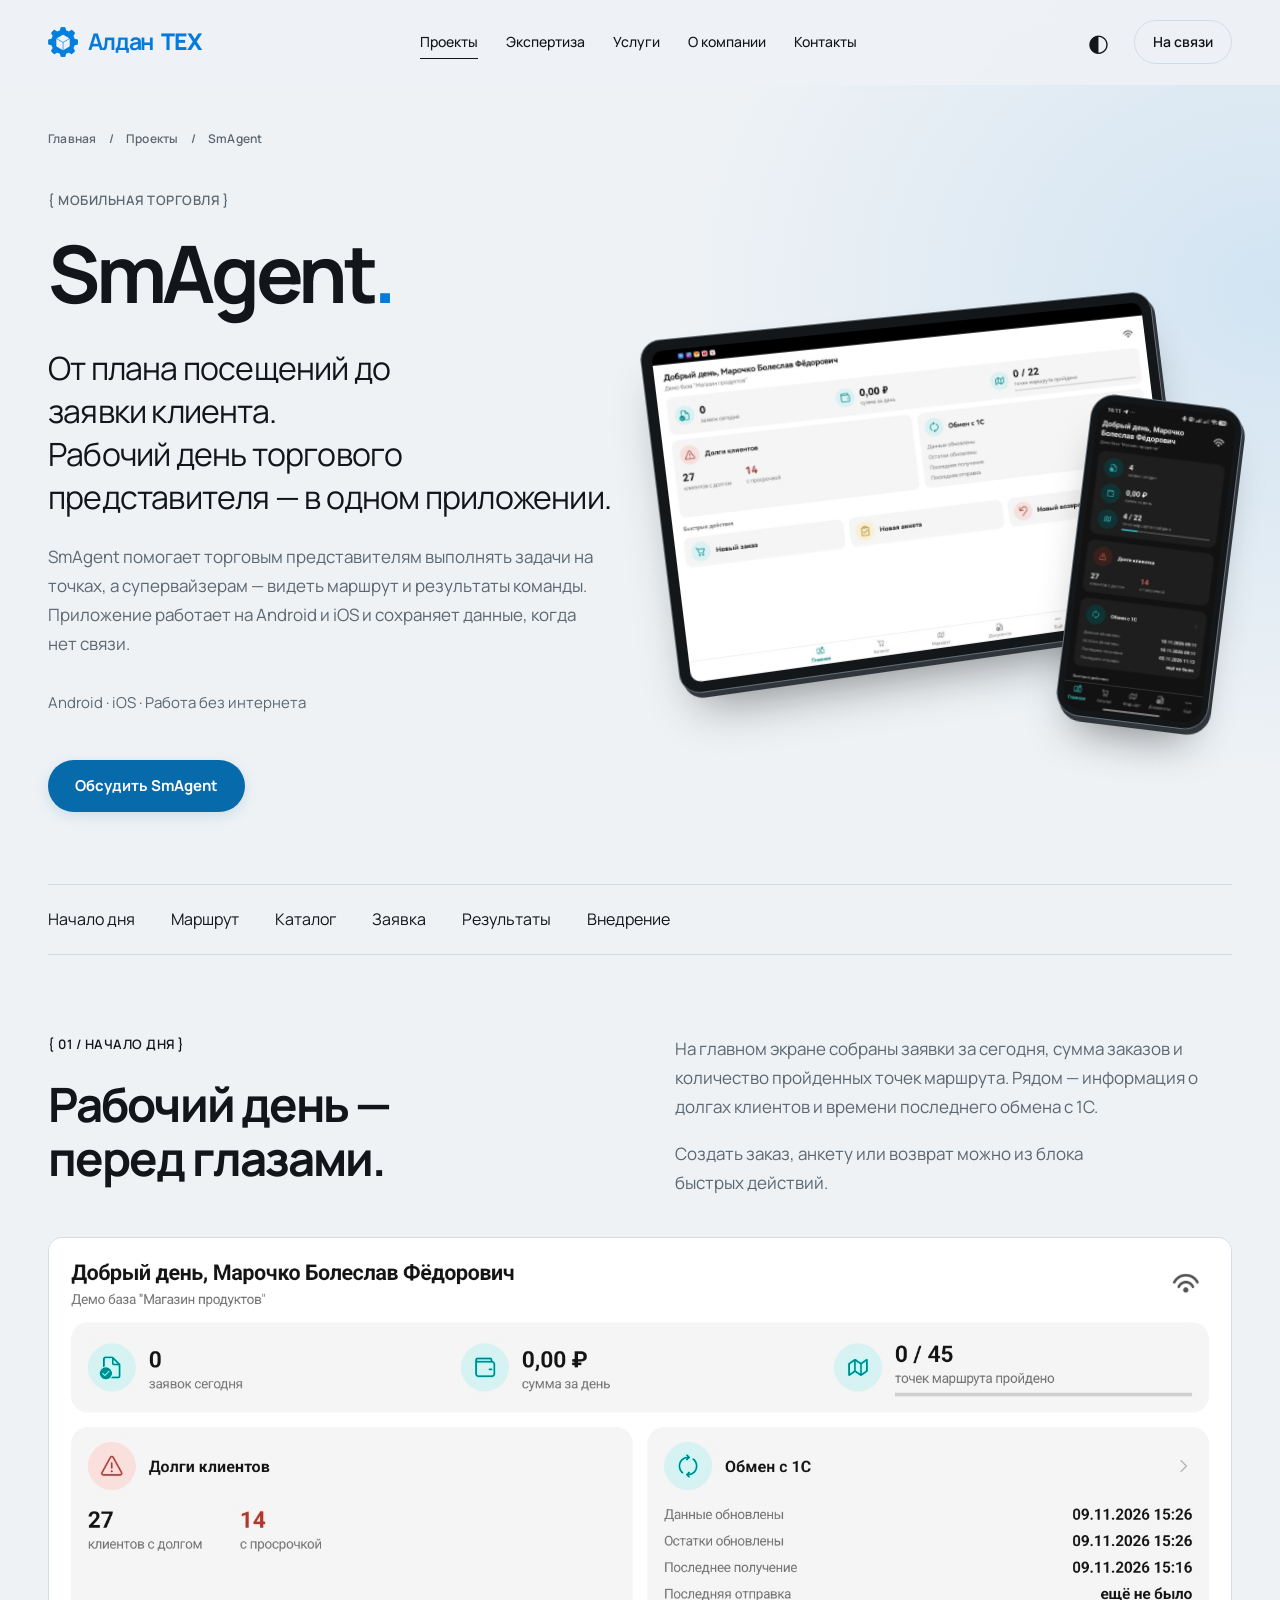
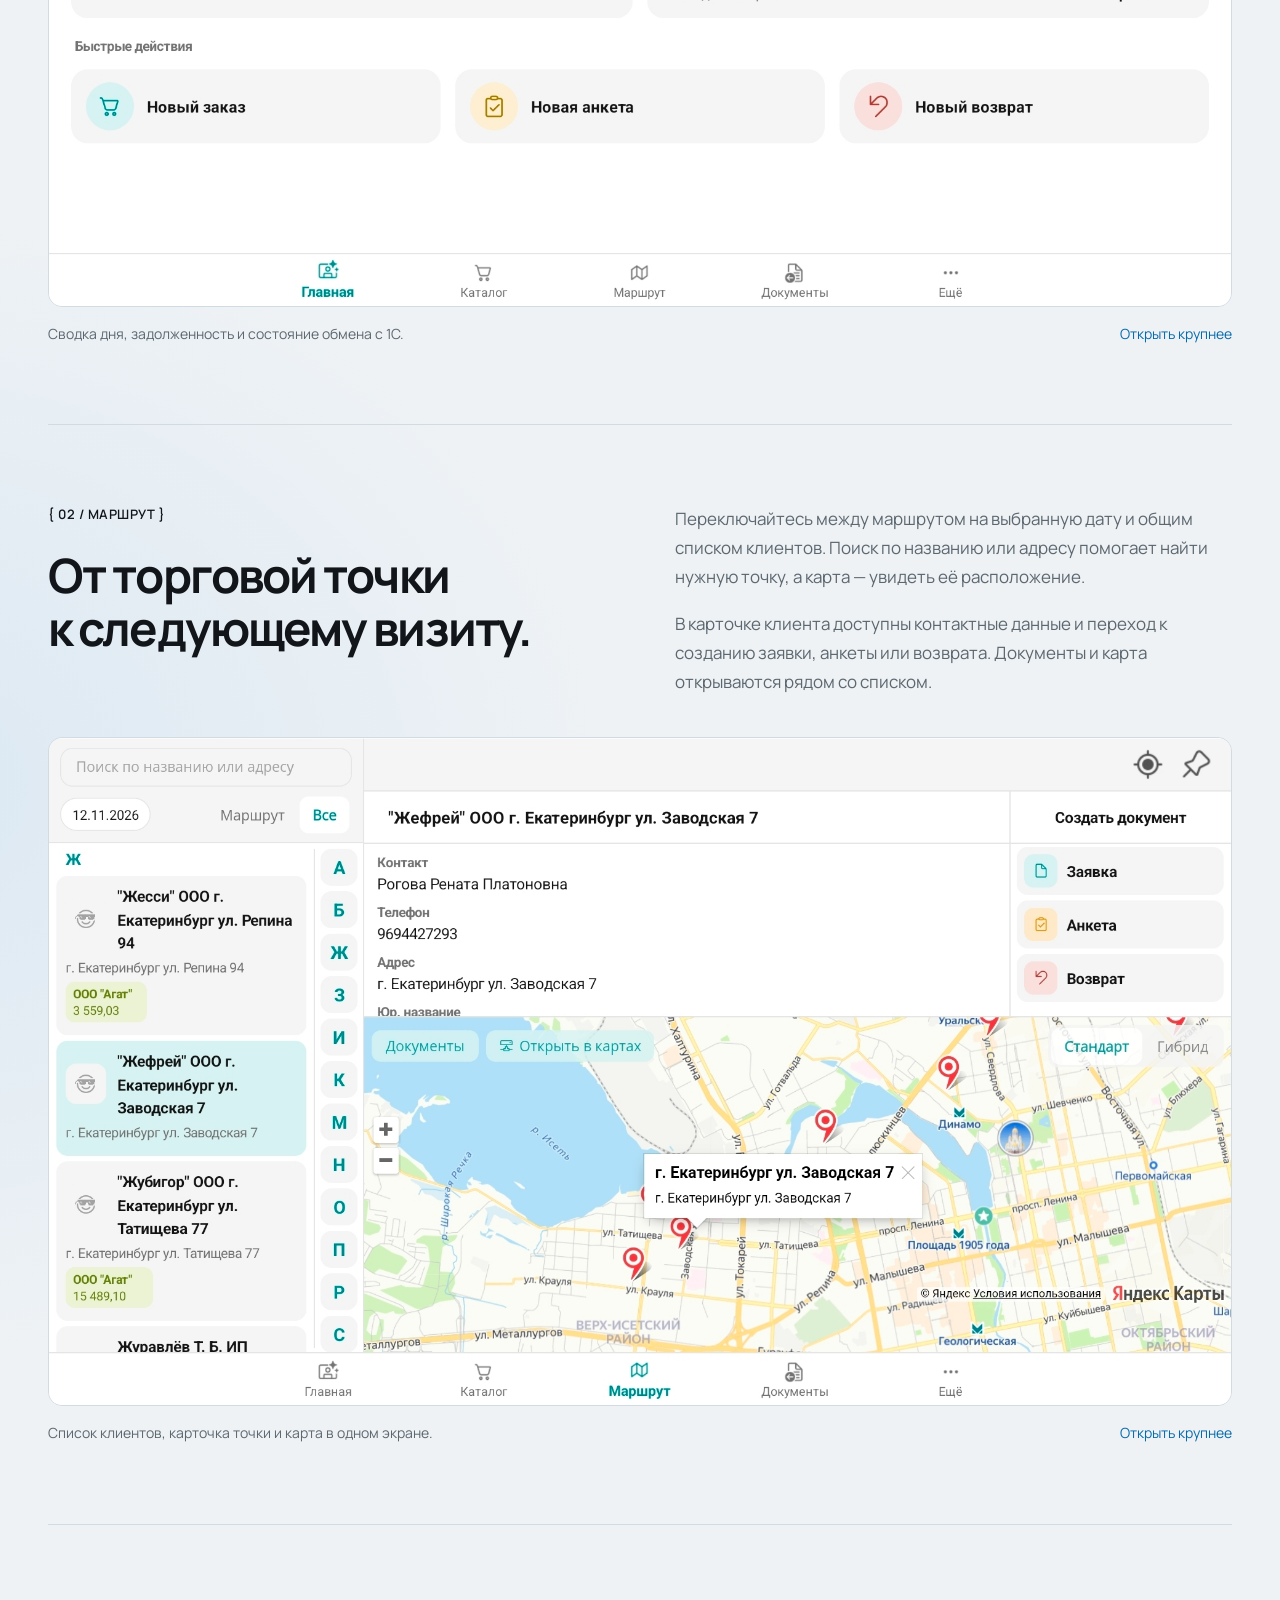
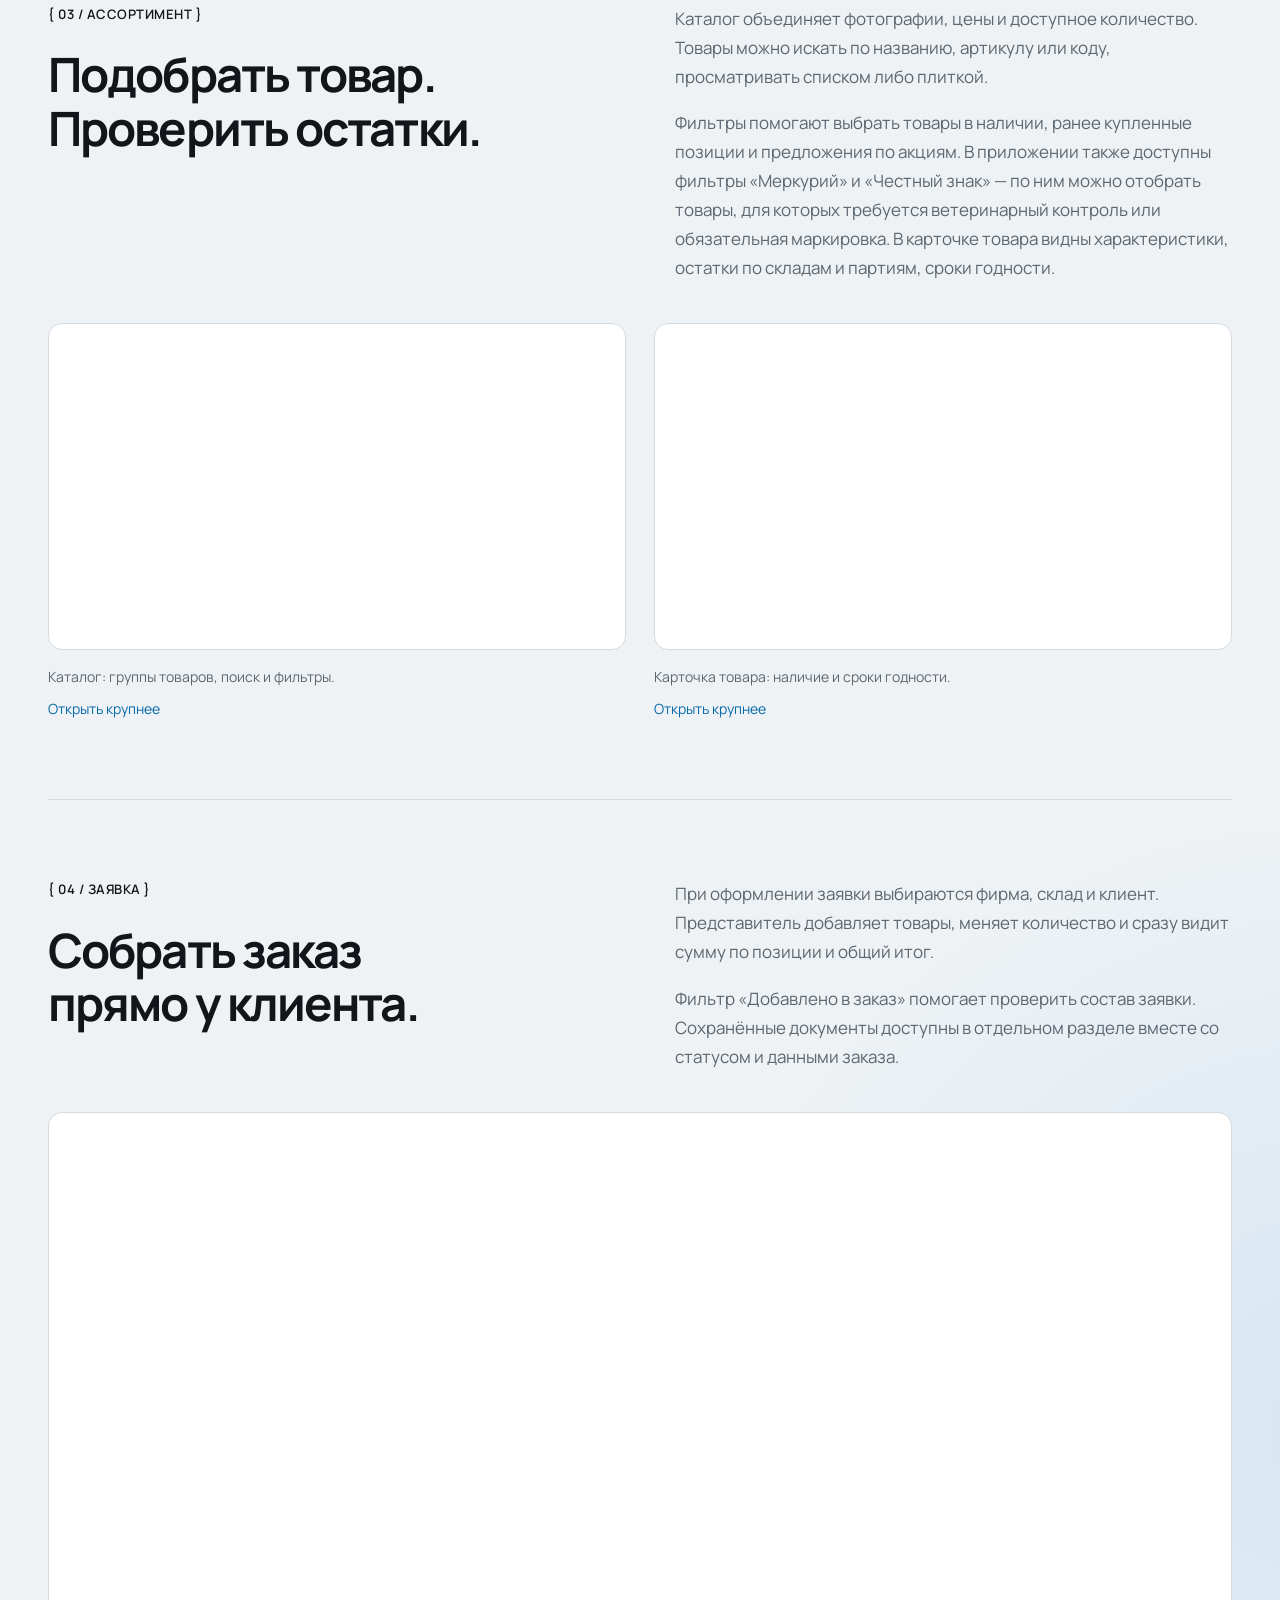
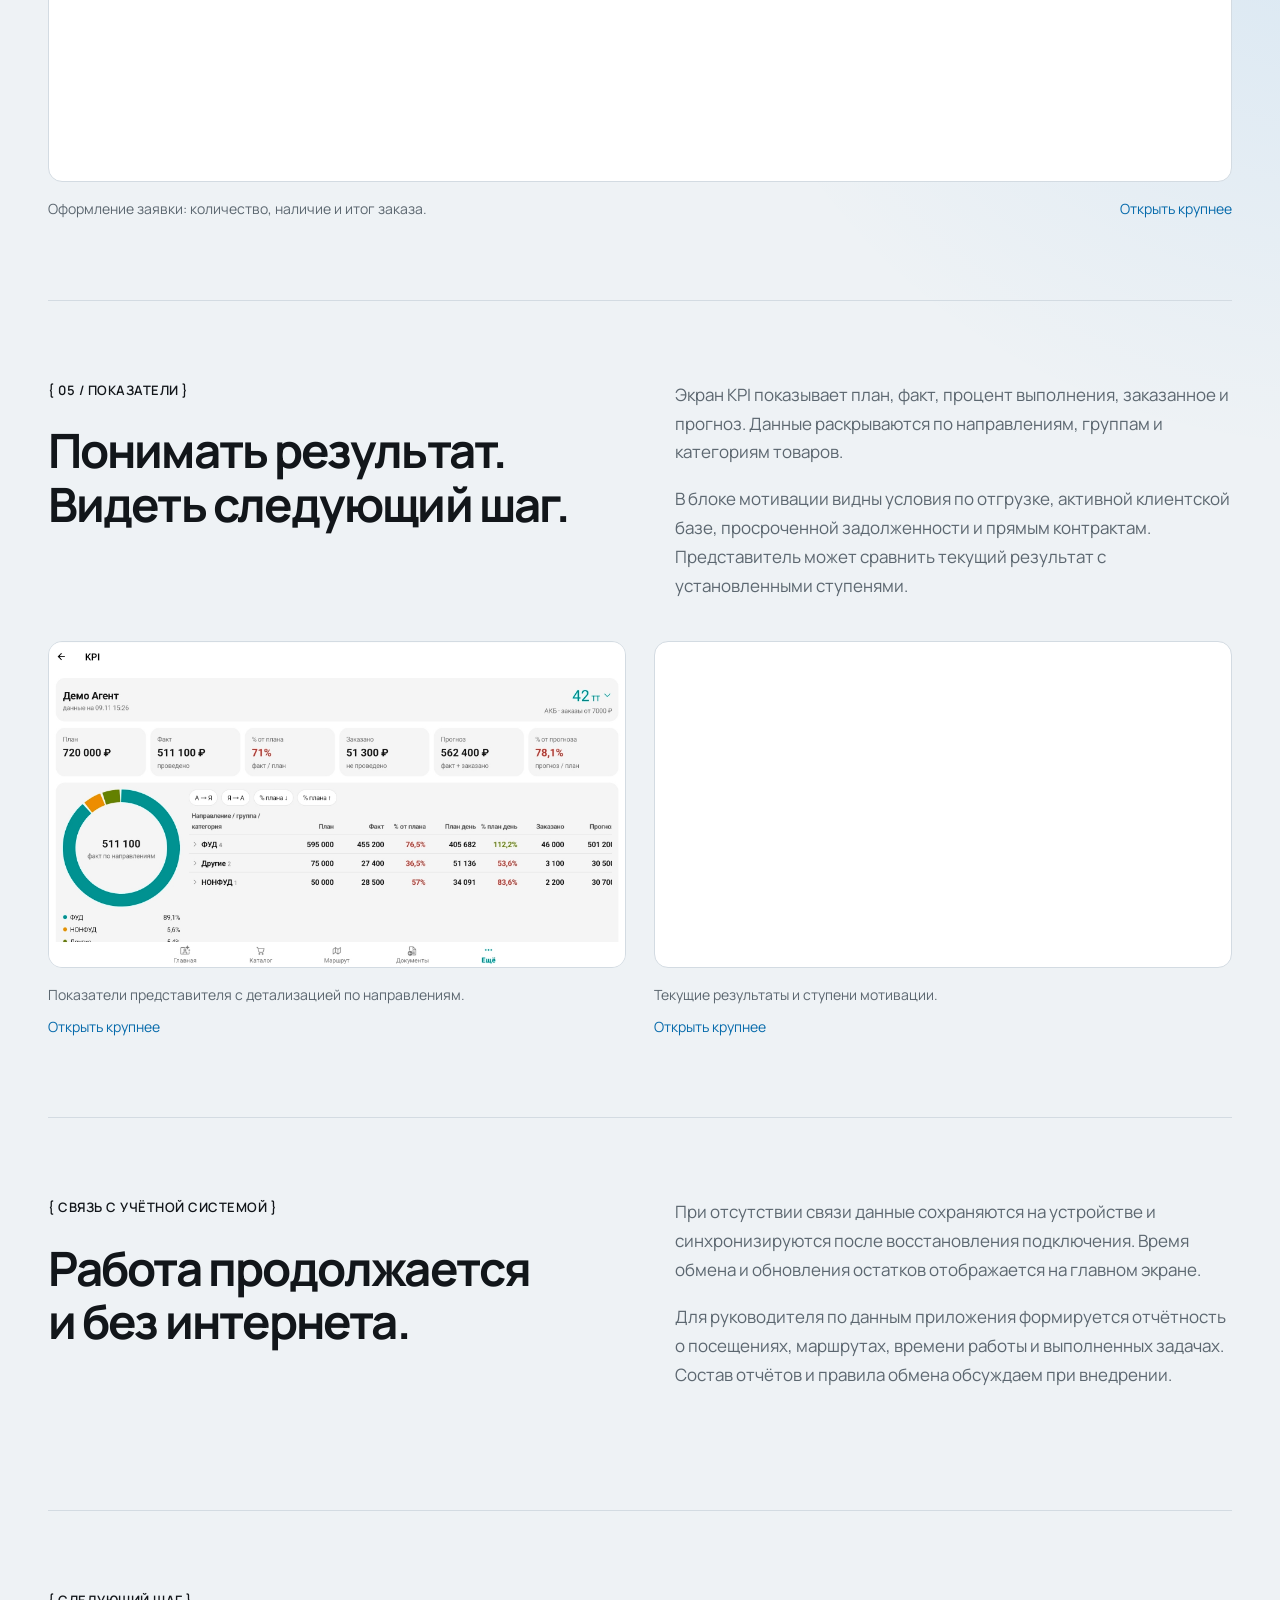
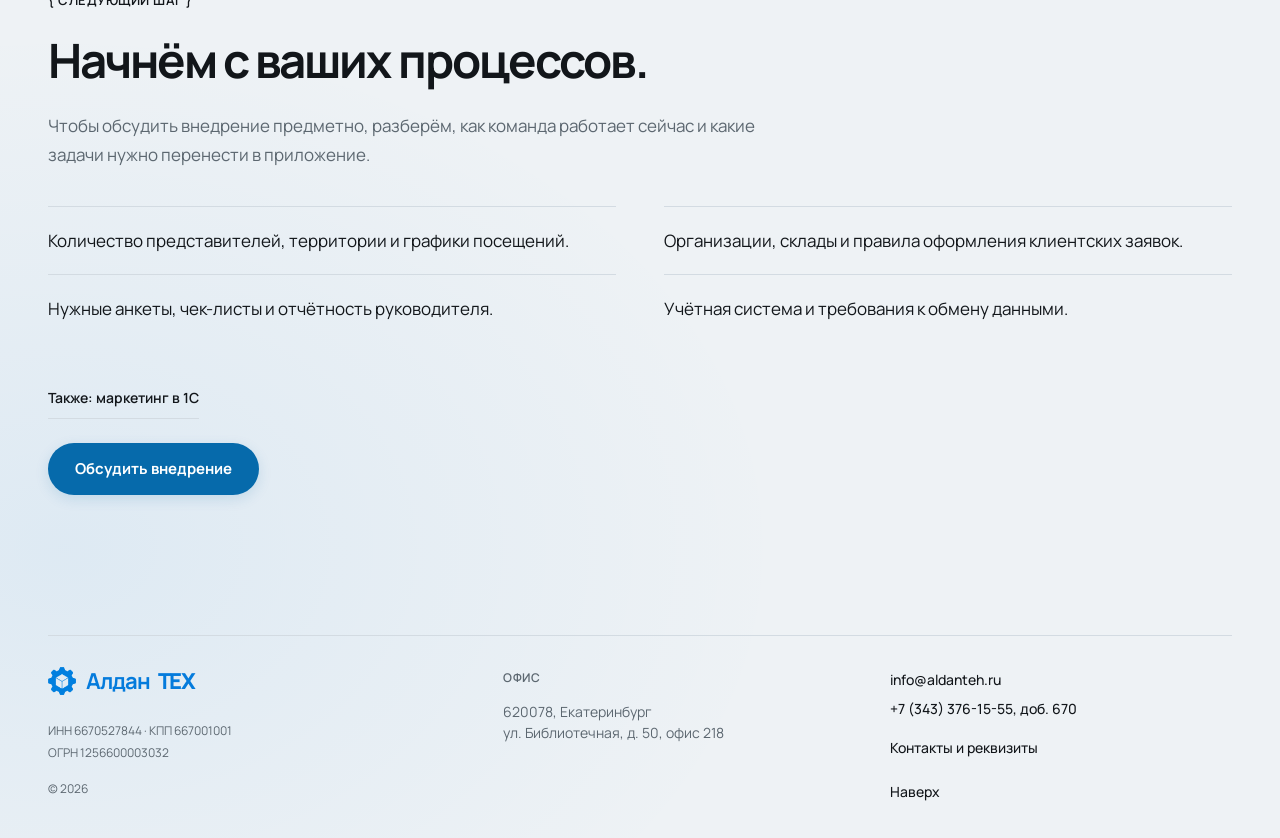
<file: projects/smagent/index.html>
<!DOCTYPE html>
<html lang="ru">
    <head>
        <base href="../../">

        <meta charset="utf-8">
        <meta name="viewport" content="width=device-width, initial-scale=1">
        <meta name="description" content="SmAgent для торговых представителей и супервайзеров: маршруты, заявки, анкеты, работа без интернета и отчётность на Android и iOS.">
        <meta name="theme-color" content="#eef2f5">
        <meta property="og:type" content="website">
        <meta property="og:locale" content="ru_RU">
        <meta property="og:site_name" content="АЛДАН ТЕХ">
        <meta property="og:title" content="SmAgent — АЛДАН ТЕХ">
        <meta property="og:description" content="SmAgent для торговых представителей и супервайзеров: маршруты, заявки, анкеты, работа без интернета и отчётность на Android и iOS.">
        <meta property="og:url" content="https://aldanteh.ru/projects/smagent/">
        <meta property="og:image" content="https://aldanteh.ru/assets/icons/logo_sm.png">
        <meta name="twitter:card" content="summary">
        <meta name="twitter:title" content="SmAgent — АЛДАН ТЕХ">
        <meta name="twitter:description" content="SmAgent для торговых представителей и супервайзеров: маршруты, заявки, анкеты, работа без интернета и отчётность на Android и iOS.">
        <title>SmAgent — АЛДАН ТЕХ</title>
        <link rel="canonical" href="https://aldanteh.ru/projects/smagent/">
        <link rel="icon" href="assets/icons/logo_sm.png">
        <link rel="apple-touch-icon" href="assets/icons/logo_sm.png">
        <link rel="preconnect" href="https://fonts.googleapis.com">
        <link rel="preconnect" href="https://fonts.gstatic.com" crossorigin>
        <link rel="stylesheet" href="https://fonts.googleapis.com/css2?family=Manrope:wght@400;500;600;700;800&display=swap">
        <link rel="stylesheet" href="assets/css/components.css?v=20261116-circles">
        <link rel="stylesheet" href="assets/css/main.css?v=20261116-circles">
        <link rel="stylesheet" href="assets/css/products.css?v=20261116-equal-columns">
        <script src="assets/js/theme.js"></script>
    <script src="assets/js/main.js?v=20261116-floating-devices" defer></script>
    <script src="assets/js/motion.js" defer></script>
    <script src="assets/js/image-viewer.js" defer></script>
    </head>
    <body>
        <a class="skip-link" href="projects/smagent/index.html#main">К содержанию</a>
        <header class="site-header">
            <div class="container header-inner">
                <a class="brand" href="index.html" aria-label="Алдан ТЕХ — главная"><img src="assets/images/logo.png" width="32" height="32" alt="">Алдан <strong>ТЕХ</strong></a>
                <nav class="main-nav" id="main-nav" aria-label="Основная навигация">
                    <ul>
                        <li class="nav-projects">
                            <button type="button" class="projects-toggle is-current" aria-expanded="false" aria-controls="projects-menu">Проекты</button>
                            <ul class="projects-menu" id="projects-menu" hidden><li><a href="projects/smagent/index.html" aria-current="page">SmAgent</a></li><li><a href="projects/marketing/index.html">Маркетинг в 1С</a></li></ul>
                        </li>
                        <li>
                            <a href="expertise/index.html">Экспертиза</a>
                        </li>
                        <li>
                            <a href="services/index.html">Услуги</a>
                        </li>
                        <li>
                            <a href="about/index.html">О компании</a>
                        </li>
                    <li><a href="contacts/index.html">Контакты</a></li>
                    </ul>
                </nav>
                <div class="header-actions">
                    <button class="theme-toggle" type="button" aria-label="Включить тёмную тему" aria-pressed="false"><span class="theme-icon" aria-hidden="true">◐</span></button>
                <a class="header-contact" href="index.html#contact">На связи</a>
                <button class="menu-toggle" type="button" aria-expanded="false" aria-controls="main-nav" aria-label="Открыть меню"><span></span><span></span></button>
                </div>
            </div>
        </header>
        <main id="main" class="product-page container">
            <section class="page-hero product-hero smagent-hero">
                <nav class="breadcrumb" aria-label="Хлебные крошки"><a href="index.html">Главная</a><span aria-hidden="true">/</span><a href="projects/index.html">Проекты</a><span aria-hidden="true">/</span><span>SmAgent</span></nav>
                <div class="smagent-hero-copy"><p class="eyebrow">{ Мобильная торговля }</p>
                <h1>SmAgent<span class="accent">.</span></h1>
                <p class="product-lead">От плана посещений до заявки клиента.<br>Рабочий день торгового представителя — в одном приложении.</p>
                <p class="product-intro">SmAgent помогает торговым представителям выполнять задачи на точках, а супервайзерам — видеть маршрут и результаты команды. Приложение работает на Android и iOS и сохраняет данные, когда нет связи.</p>
                <div class="product-hero-actions"><span>Android · iOS · Работа без интернета</span><a class="button button-primary" href="index.html#contact">Обсудить SmAgent</a></div></div><div class="smagent-hero-devices" aria-label="SmAgent на планшете и телефоне"><div class="smagent-device smagent-tablet"><img src="assets/images/projects/smagent/hero-tablet-screen.png" width="1280" height="838" alt="Главный экран SmAgent на планшете в светлой теме" fetchpriority="high"></div><div class="smagent-device smagent-phone"><img src="assets/images/projects/smagent/hero-phone-screen.png" width="575" height="1280" alt="Главный экран SmAgent на телефоне в тёмной теме" fetchpriority="high"></div></div>
            </section>
<nav class="product-nav" aria-label="На странице SmAgent"><a href="projects/smagent/index.html#day">Начало дня</a><a href="projects/smagent/index.html#route">Маршрут</a><a href="projects/smagent/index.html#catalog">Каталог</a><a href="projects/smagent/index.html#order">Заявка</a><a href="projects/smagent/index.html#results">Результаты</a><a href="projects/smagent/index.html#implementation">Внедрение</a></nav>
            <section class="product-section" id="day" aria-labelledby="day-title"><div class="product-feature-heading"><div><p class="eyebrow">{ 01 / Начало дня }</p><h2 id="day-title">Рабочий день —<br>перед глазами.</h2></div><div><p>На главном экране собраны заявки за сегодня, сумма заказов и количество пройденных точек маршрута. Рядом — информация о долгах клиентов и времени последнего обмена с 1С.</p><p>Создать заказ, анкету или возврат можно из блока быстрых действий.</p></div></div><figure class="product-screenshot"><a href="assets/images/projects/smagent/dashboard.jpg" data-image-preview aria-label="Главный экран SmAgent на планшете — открыть крупнее"><img src="assets/images/projects/smagent/dashboard.jpg" width="1920" height="1084" alt="Главный экран SmAgent на планшете" loading="lazy" decoding="async"></a><figcaption><span>Сводка дня, задолженность и состояние обмена с 1С.</span><a href="assets/images/projects/smagent/dashboard.jpg" data-image-preview>Открыть крупнее</a></figcaption></figure></section>
            <section class="product-section" id="route" aria-labelledby="route-title"><div class="product-feature-heading"><div><p class="eyebrow">{ 02 / Маршрут }</p><h2 id="route-title">От торговой точки<br>к следующему визиту.</h2></div><div><p>Переключайтесь между маршрутом на выбранную дату и общим списком клиентов. Поиск по названию или адресу помогает найти нужную точку, а карта — увидеть её расположение.</p><p>В карточке клиента доступны контактные данные и переход к созданию заявки, анкеты или возврата. Документы и карта открываются рядом со списком.</p></div></div><figure class="product-screenshot"><a href="assets/images/projects/smagent/route.jpg" data-image-preview aria-label="Клиенты и карта торговых точек в SmAgent — открыть крупнее"><img src="assets/images/projects/smagent/route.jpg" width="1920" height="1084" alt="Клиенты и карта торговых точек в SmAgent" loading="lazy" decoding="async"></a><figcaption><span>Список клиентов, карточка точки и карта в одном экране.</span><a href="assets/images/projects/smagent/route.jpg" data-image-preview>Открыть крупнее</a></figcaption></figure></section>
            <section class="product-section" id="catalog" aria-labelledby="catalog-title"><div class="product-feature-heading"><div><p class="eyebrow">{ 03 / Ассортимент }</p><h2 id="catalog-title">Подобрать товар.<br>Проверить остатки.</h2></div><div><p>Каталог объединяет фотографии, цены и доступное количество. Товары можно искать по названию, артикулу или коду, просматривать списком либо плиткой.</p><p>Фильтры помогают выбрать товары в наличии, ранее купленные позиции и предложения по акциям. В приложении также доступны фильтры «Меркурий» и «Честный знак» — по ним можно отобрать товары, для которых требуется ветеринарный контроль или обязательная маркировка. В карточке товара видны характеристики, остатки по складам и партиям, сроки годности.</p></div></div><div class="smagent-gallery"><figure class="product-screenshot"><a href="assets/images/projects/smagent/catalog-filters.png" data-image-preview aria-label="Каталог товаров SmAgent с ценами и остатками — открыть крупнее"><img src="assets/images/projects/smagent/catalog-filters.png" width="1920" height="1084" alt="Каталог товаров SmAgent с ценами и остатками" loading="lazy" decoding="async"></a><figcaption><span>Каталог: группы товаров, поиск и фильтры.</span><a href="assets/images/projects/smagent/catalog-filters.png" data-image-preview>Открыть крупнее</a></figcaption></figure><figure class="product-screenshot"><a href="assets/images/projects/smagent/stock.jpg" data-image-preview aria-label="Карточка товара SmAgent с остатками по складам и партиям — открыть крупнее"><img src="assets/images/projects/smagent/stock.jpg" width="1920" height="1084" alt="Карточка товара SmAgent с остатками по складам и партиям" loading="lazy" decoding="async"></a><figcaption><span>Карточка товара: наличие и сроки годности.</span><a href="assets/images/projects/smagent/stock.jpg" data-image-preview>Открыть крупнее</a></figcaption></figure></div></section>
            <section class="product-section" id="order" aria-labelledby="order-title"><div class="product-feature-heading"><div><p class="eyebrow">{ 04 / Заявка }</p><h2 id="order-title">Собрать заказ<br>прямо у клиента.</h2></div><div><p>При оформлении заявки выбираются фирма, склад и клиент. Представитель добавляет товары, меняет количество и сразу видит сумму по позиции и общий итог.</p><p>Фильтр «Добавлено в заказ» помогает проверить состав заявки. Сохранённые документы доступны в отдельном разделе вместе со статусом и данными заказа.</p></div></div><figure class="product-screenshot"><a href="assets/images/projects/smagent/order-filters.png" data-image-preview aria-label="Добавление товаров в заявку SmAgent — открыть крупнее"><img src="assets/images/projects/smagent/order-filters.png" width="1920" height="1084" alt="Добавление товаров в заявку SmAgent" loading="lazy" decoding="async"></a><figcaption><span>Оформление заявки: количество, наличие и итог заказа.</span><a href="assets/images/projects/smagent/order-filters.png" data-image-preview>Открыть крупнее</a></figcaption></figure></section>
            <section class="product-section" id="results" aria-labelledby="results-title"><div class="product-feature-heading"><div><p class="eyebrow">{ 05 / Показатели }</p><h2 id="results-title">Понимать результат.<br>Видеть следующий шаг.</h2></div><div><p>Экран KPI показывает план, факт, процент выполнения, заказанное и прогноз. Данные раскрываются по направлениям, группам и категориям товаров.</p><p>В блоке мотивации видны условия по отгрузке, активной клиентской базе, просроченной задолженности и прямым контрактам. Представитель может сравнить текущий результат с установленными ступенями.</p></div></div><div class="smagent-gallery"><figure class="product-screenshot"><a href="assets/images/projects/smagent/kpi.jpg" data-image-preview aria-label="План, факт и прогноз продаж в SmAgent — открыть крупнее"><img src="assets/images/projects/smagent/kpi.jpg" width="1920" height="1084" alt="План, факт и прогноз продаж в SmAgent" loading="lazy" decoding="async"></a><figcaption><span>Показатели представителя с детализацией по направлениям.</span><a href="assets/images/projects/smagent/kpi.jpg" data-image-preview>Открыть крупнее</a></figcaption></figure><figure class="product-screenshot"><a href="assets/images/projects/smagent/motivation.jpg" data-image-preview aria-label="Условия мотивации и текущие результаты в SmAgent — открыть крупнее"><img src="assets/images/projects/smagent/motivation.jpg" width="1920" height="1084" alt="Условия мотивации и текущие результаты в SmAgent" loading="lazy" decoding="async"></a><figcaption><span>Текущие результаты и ступени мотивации.</span><a href="assets/images/projects/smagent/motivation.jpg" data-image-preview>Открыть крупнее</a></figcaption></figure></div></section>
            <section class="product-section" aria-labelledby="offline-title"><div class="product-feature-heading"><div><p class="eyebrow">{ Связь с учётной системой }</p><h2 id="offline-title">Работа продолжается<br>и без интернета.</h2></div><div><p>При отсутствии связи данные сохраняются на устройстве и синхронизируются после восстановления подключения. Время обмена и обновления остатков отображается на главном экране.</p><p>Для руководителя по данным приложения формируется отчётность о посещениях, маршрутах, времени работы и выполненных задачах. Состав отчётов и правила обмена обсуждаем при внедрении.</p></div></div></section>
            <section class="product-section product-implementation" id="implementation" aria-labelledby="implementation-title">
                <p class="eyebrow">{ Следующий шаг }</p><h2 id="implementation-title">Начнём с ваших процессов.</h2><p>Чтобы обсудить внедрение предметно, разберём, как команда работает сейчас и какие задачи нужно перенести в приложение.</p>
                <ul class="product-checklist"><li>Количество представителей, территории и графики посещений.</li><li>Организации, склады и правила оформления клиентских заявок.</li><li>Нужные анкеты, чек-листы и отчётность руководителя.</li><li>Учётная система и требования к обмену данными.</li></ul>
                <div class="product-bottom"><a class="text-link" href="projects/marketing/index.html">Также: маркетинг в 1С</a><a class="button button-primary" href="index.html#contact">Обсудить внедрение</a></div>
            </section>
        </main>
        <footer class="site-footer container">
    <div class="footer-layout">
        <div class="footer-identity">
            <a class="brand" href="index.html" aria-label="Алдан ТЕХ — главная"><img src="assets/images/logo.png" width="28" height="28" alt="">Алдан <strong>ТЕХ</strong></a>
            <p class="footer-requisites">ИНН 6670527844 · КПП 667001001<br>ОГРН 1256600003032</p>
            <small>© <span data-year>2026</span></small>
        </div>
        <address class="footer-address"><span class="eyebrow">Офис</span>620078, Екатеринбург<br>ул. Библиотечная, д. 50, офис 218</address>
        <div class="footer-links"><a href="mailto:info@aldanteh.ru">info@aldanteh.ru</a><a href="tel:+73433761555">+7 (343) 376-15-55, доб. 670</a><a href="contacts/index.html#requisites">Контакты и реквизиты</a><a class="footer-up" href="projects/smagent/index.html#main">Наверх</a></div>
    </div>
</footer>
    </body>
</html>
</file>
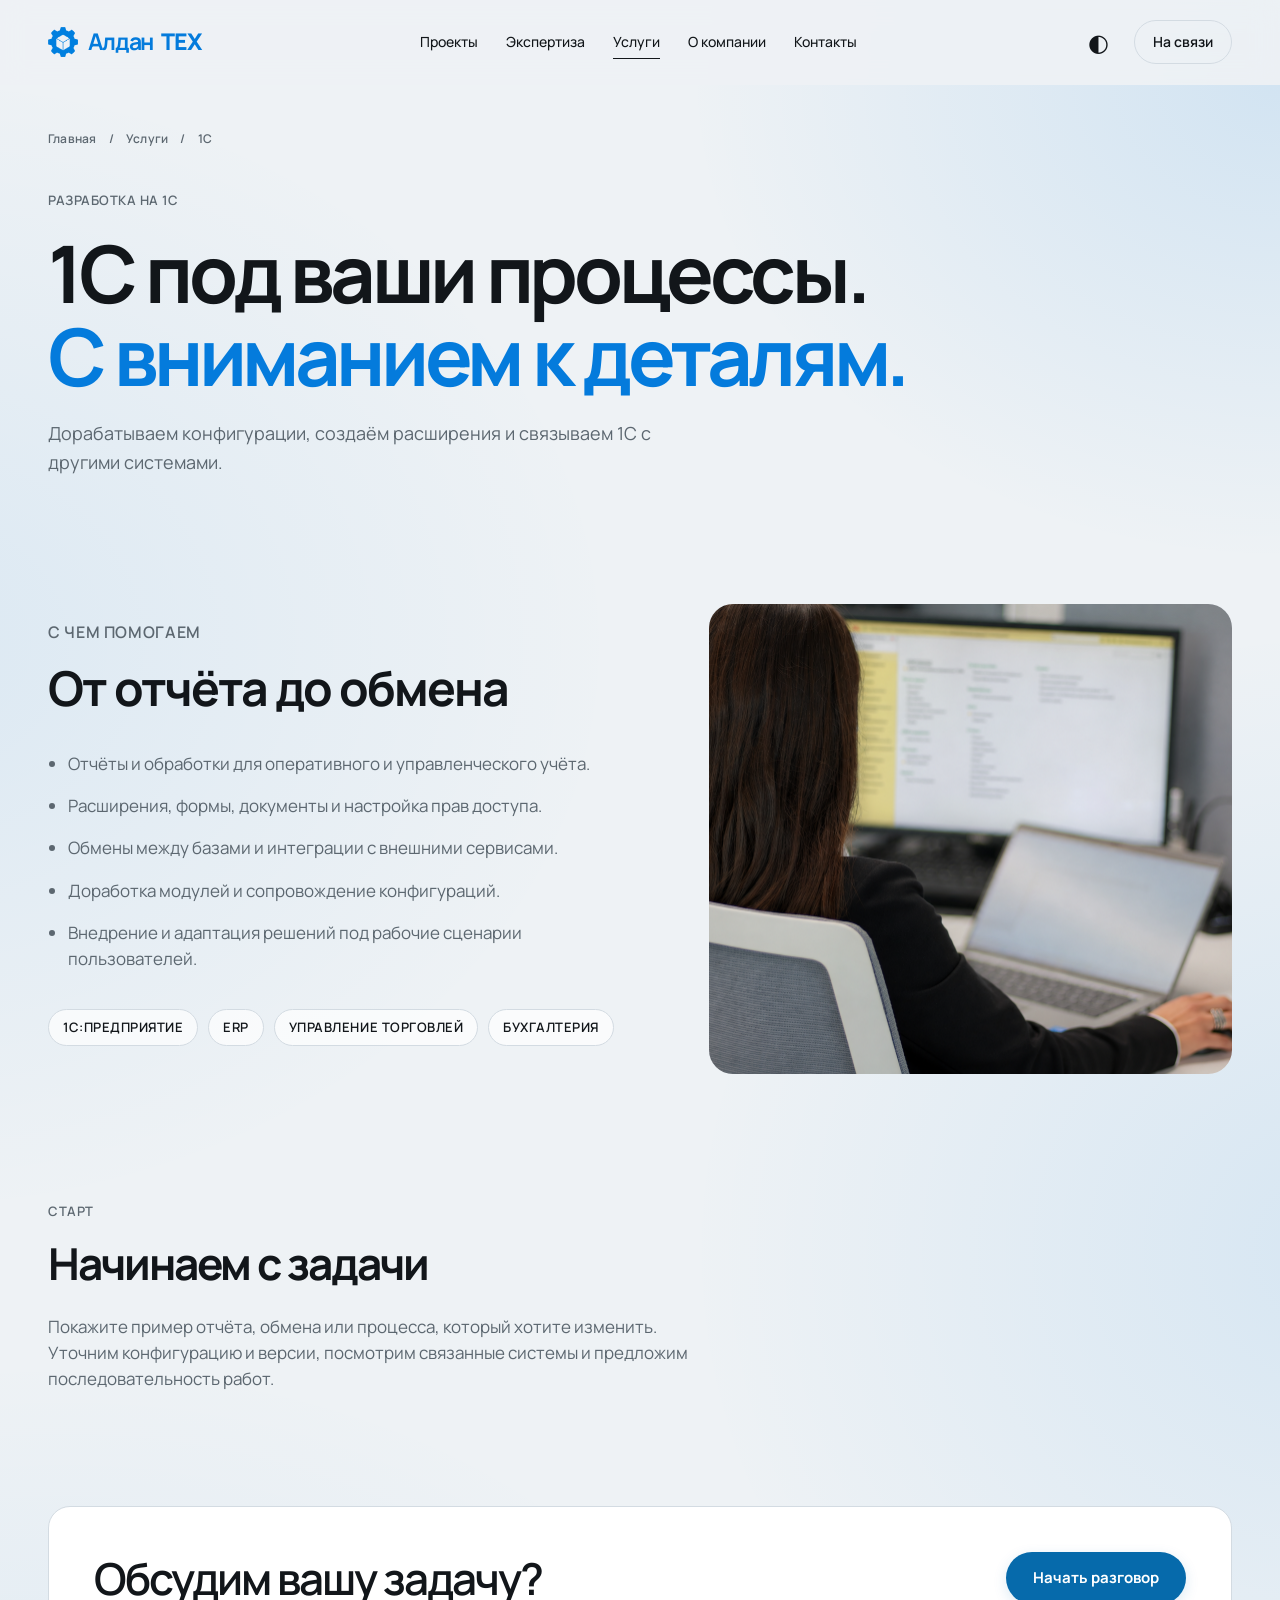
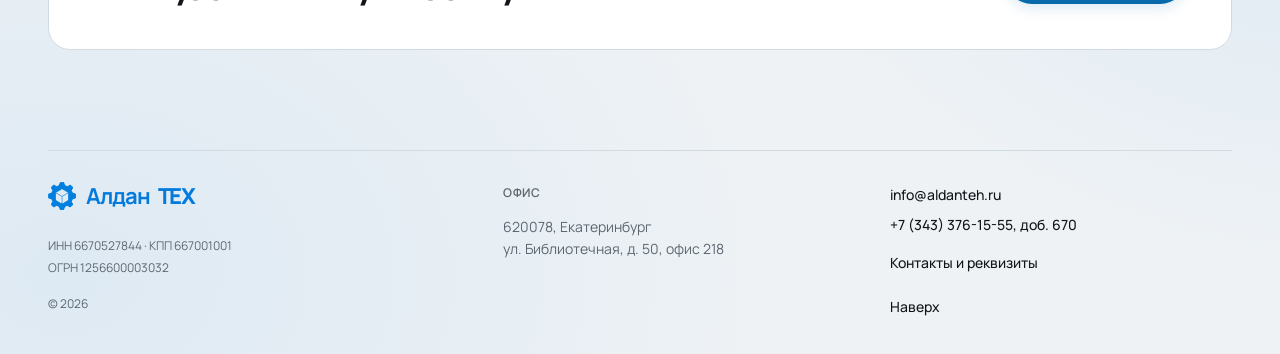
<file: services/1c/index.html>
<!DOCTYPE html>
<html lang="ru">
    <head>
        <base href="../../">

        <meta charset="utf-8">
        <meta name="viewport" content="width=device-width, initial-scale=1">
        <meta name="description" content="Дорабатываем конфигурации, создаём расширения и связываем 1С с другими системами.">
        <meta name="theme-color" content="#eef2f5">
        <meta property="og:type" content="website">
        <meta property="og:locale" content="ru_RU">
        <meta property="og:site_name" content="АЛДАН ТЕХ">
        <meta property="og:title" content="Разработка на 1С — АЛДАН ТЕХ">
        <meta property="og:description" content="Дорабатываем конфигурации, создаём расширения и связываем 1С с другими системами.">
        <meta property="og:url" content="https://aldanteh.ru/services/1c/">
        <meta property="og:image" content="https://aldanteh.ru/assets/icons/logo_sm.png">
        <meta name="twitter:card" content="summary">
        <meta name="twitter:title" content="Разработка на 1С — АЛДАН ТЕХ">
        <meta name="twitter:description" content="Дорабатываем конфигурации, создаём расширения и связываем 1С с другими системами.">
        <title>Разработка на 1С — АЛДАН ТЕХ</title>
        <link rel="canonical" href="https://aldanteh.ru/services/1c/">
        <link rel="icon" href="assets/icons/logo_sm.png">
        <link rel="apple-touch-icon" href="assets/icons/logo_sm.png">
        <link rel="preconnect" href="https://fonts.googleapis.com">
        <link rel="preconnect" href="https://fonts.gstatic.com" crossorigin>
        <link rel="stylesheet" href="https://fonts.googleapis.com/css2?family=Manrope:wght@400;500;600;700;800&display=swap">
        <link rel="stylesheet" href="assets/css/components.css?v=20261116-circles">
        <link rel="stylesheet" href="assets/css/main.css?v=20261116-circles">
        <script src="assets/js/theme.js"></script>
    <script src="assets/js/main.js" defer></script>
    <script src="assets/js/motion.js" defer></script>
    </head>
    <body>
        <a class="skip-link" href="services/1c/index.html#main">К содержанию</a>
        <header class="site-header">
            <div class="container header-inner">
                <a class="brand" href="index.html" aria-label="Алдан ТЕХ — главная"><img src="assets/images/logo.png" width="32" height="32" alt="">Алдан <strong>ТЕХ</strong></a>
                <nav class="main-nav" id="main-nav" aria-label="Основная навигация">
                    <ul>
                        <li class="nav-projects">
                            <button type="button" class="projects-toggle" aria-expanded="false" aria-controls="projects-menu">Проекты</button>
                            <ul class="projects-menu" id="projects-menu" hidden><li><a href="projects/smagent/index.html">SmAgent</a></li><li><a href="projects/marketing/index.html">Маркетинг в 1С</a></li></ul>
                        </li>
                        <li>
                            <a href="expertise/index.html">Экспертиза</a>
                        </li>
                        <li>
                            <a href="services/index.html" aria-current="page">Услуги</a>
                        </li>
                        <li>
                            <a href="about/index.html">О компании</a>
                        </li>
                    <li><a href="contacts/index.html">Контакты</a></li>
                    </ul>
                </nav>
                <div class="header-actions">
                    <button class="theme-toggle" type="button" aria-label="Включить тёмную тему" aria-pressed="false"><span class="theme-icon" aria-hidden="true">◐</span></button>
                <a class="header-contact" href="index.html#contact">На связи</a>
                <button class="menu-toggle" type="button" aria-expanded="false" aria-controls="main-nav" aria-label="Открыть меню"><span></span><span></span></button>
                </div>
            </div>
        </header>
        <main id="main">
            <div class="container">
                <section class="page-hero">
                    <nav class="breadcrumb" aria-label="Хлебные крошки">
                        <a href="index.html">Главная</a><span aria-hidden="true">/</span><a href="services/index.html">Услуги</a><span aria-hidden="true">/</span><span>1С</span>
                    </nav>
                    <p class="eyebrow">Разработка на 1С</p>
                    <h1>
                        1С под ваши процессы.<br><span class="accent">С вниманием к деталям.</span>
                    </h1>
                    <p class="page-lead">
                        Дорабатываем конфигурации, создаём расширения и связываем 1С с другими системами.
                    </p>
                </section>
                <section class="page-section split-section">
                    <div class="split-copy">
                        <p class="eyebrow">С чем помогаем</p>
                        <h2>От отчёта до обмена</h2>
                        <ul class="detail-list">
                            <li>Отчёты и обработки для оперативного и управленческого учёта.</li>
                            <li>Расширения, формы, документы и настройка прав доступа.</li>
                            <li>Обмены между базами и интеграции с внешними сервисами.</li>
                            <li>Доработка модулей и сопровождение конфигураций.</li>
                            <li>Внедрение и адаптация решений под рабочие сценарии пользователей.</li>
                        </ul>
                        <div class="tag-list">
                            <span class="tag">1С:Предприятие</span><span class="tag">ERP</span><span class="tag">Управление торговлей</span><span class="tag">Бухгалтерия</span>
                        </div>
                    </div>
                    <figure class="split-visual">
                        <img src="assets/images/services/1c-workplace-v3.png" width="1672" height="941" loading="lazy" decoding="async" alt="Рабочее место с интерфейсом 1С:Управление торговлей">
                    </figure>
                </section>
                <section class="page-section">
                    <p class="eyebrow">Старт</p>
                    <h2>Начинаем с задачи</h2>
                    <p>
                        Покажите пример отчёта, обмена или процесса, который хотите изменить. Уточним конфигурацию и версии, посмотрим связанные системы и предложим последовательность работ.
                    </p>
                </section>
            </div>
            <div class="container page-cta">
                <h2>
                    Обсудим вашу задачу?
                </h2>
                <a class="button button-primary" href="index.html#contact">Начать разговор</a>
            </div>
        </main>
        <footer class="site-footer container">
    <div class="footer-layout">
        <div class="footer-identity">
            <a class="brand" href="index.html" aria-label="Алдан ТЕХ — главная"><img src="assets/images/logo.png" width="28" height="28" alt="">Алдан <strong>ТЕХ</strong></a>
            <p class="footer-requisites">ИНН 6670527844 · КПП 667001001<br>ОГРН 1256600003032</p>
            <small>© <span data-year>2026</span></small>
        </div>
        <address class="footer-address"><span class="eyebrow">Офис</span>620078, Екатеринбург<br>ул. Библиотечная, д. 50, офис 218</address>
        <div class="footer-links"><a href="mailto:info@aldanteh.ru">info@aldanteh.ru</a><a href="tel:+73433761555">+7 (343) 376-15-55, доб. 670</a><a href="contacts/index.html#requisites">Контакты и реквизиты</a><a class="footer-up" href="services/1c/index.html#main">Наверх</a></div>
    </div>
</footer>
    </body>
</html>
</file>
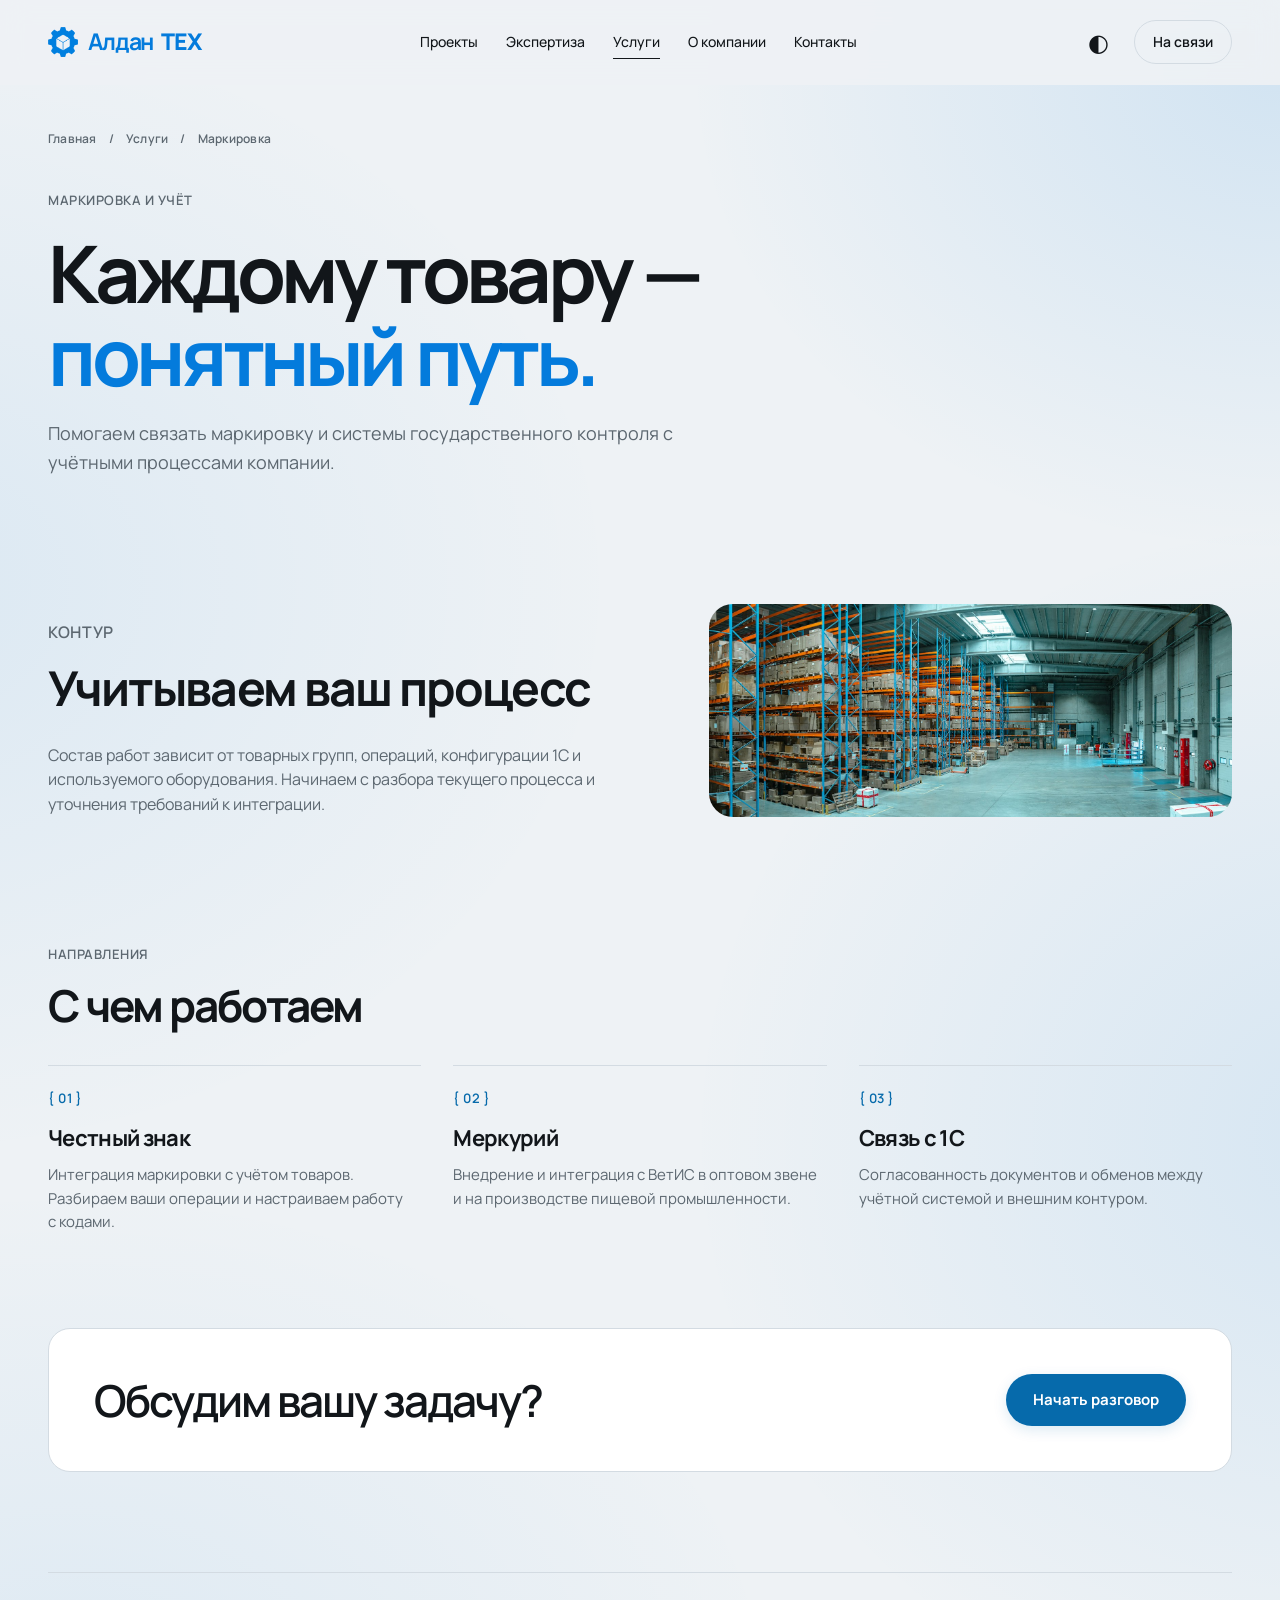
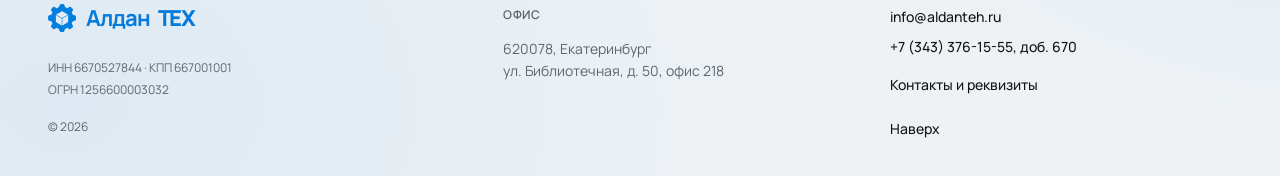
<file: services/marking/index.html>
<!DOCTYPE html>
<html lang="ru">
    <head>
        <base href="../../">

        <meta charset="utf-8">
        <meta name="viewport" content="width=device-width, initial-scale=1">
        <meta name="description" content="Помогаем связать маркировку и системы государственного контроля с учётными процессами компании.">
        <meta name="theme-color" content="#eef2f5">
        <meta property="og:type" content="website">
        <meta property="og:locale" content="ru_RU">
        <meta property="og:site_name" content="АЛДАН ТЕХ">
        <meta property="og:title" content="Маркировка и прослеживаемость — АЛДАН ТЕХ">
        <meta property="og:description" content="Помогаем связать маркировку и системы государственного контроля с учётными процессами компании.">
        <meta property="og:url" content="https://aldanteh.ru/services/marking/">
        <meta property="og:image" content="https://aldanteh.ru/assets/icons/logo_sm.png">
        <meta name="twitter:card" content="summary">
        <meta name="twitter:title" content="Маркировка и прослеживаемость — АЛДАН ТЕХ">
        <meta name="twitter:description" content="Помогаем связать маркировку и системы государственного контроля с учётными процессами компании.">
        <title>Маркировка и прослеживаемость — АЛДАН ТЕХ</title>
        <link rel="canonical" href="https://aldanteh.ru/services/marking/">
        <link rel="icon" href="assets/icons/logo_sm.png">
        <link rel="apple-touch-icon" href="assets/icons/logo_sm.png">
        <link rel="preconnect" href="https://fonts.googleapis.com">
        <link rel="preconnect" href="https://fonts.gstatic.com" crossorigin>
        <link rel="stylesheet" href="https://fonts.googleapis.com/css2?family=Manrope:wght@400;500;600;700;800&display=swap">
        <link rel="stylesheet" href="assets/css/components.css?v=20261116-circles">
        <link rel="stylesheet" href="assets/css/main.css?v=20261116-circles">
        <script src="assets/js/theme.js"></script>
    <script src="assets/js/main.js" defer></script>
    <script src="assets/js/motion.js" defer></script>
    </head>
    <body>
        <a class="skip-link" href="services/marking/index.html#main">К содержанию</a>
        <header class="site-header">
            <div class="container header-inner">
                <a class="brand" href="index.html" aria-label="Алдан ТЕХ — главная"><img src="assets/images/logo.png" width="32" height="32" alt="">Алдан <strong>ТЕХ</strong></a>
                <nav class="main-nav" id="main-nav" aria-label="Основная навигация">
                    <ul>
                        <li class="nav-projects">
                            <button type="button" class="projects-toggle" aria-expanded="false" aria-controls="projects-menu">Проекты</button>
                            <ul class="projects-menu" id="projects-menu" hidden><li><a href="projects/smagent/index.html">SmAgent</a></li><li><a href="projects/marketing/index.html">Маркетинг в 1С</a></li></ul>
                        </li>
                        <li>
                            <a href="expertise/index.html">Экспертиза</a>
                        </li>
                        <li>
                            <a href="services/index.html" aria-current="page">Услуги</a>
                        </li>
                        <li>
                            <a href="about/index.html">О компании</a>
                        </li>
                    <li><a href="contacts/index.html">Контакты</a></li>
                    </ul>
                </nav>
                <div class="header-actions">
                    <button class="theme-toggle" type="button" aria-label="Включить тёмную тему" aria-pressed="false"><span class="theme-icon" aria-hidden="true">◐</span></button>
                <a class="header-contact" href="index.html#contact">На связи</a>
                <button class="menu-toggle" type="button" aria-expanded="false" aria-controls="main-nav" aria-label="Открыть меню"><span></span><span></span></button>
                </div>
            </div>
        </header>
        <main id="main">
            <div class="container">
                <section class="page-hero">
                    <nav class="breadcrumb" aria-label="Хлебные крошки">
                        <a href="index.html">Главная</a><span aria-hidden="true">/</span><a href="services/index.html">Услуги</a><span aria-hidden="true">/</span><span>Маркировка</span>
                    </nav>
                    <p class="eyebrow">Маркировка и учёт</p>
                    <h1>
                        Каждому товару —<br><span class="accent">понятный путь.</span>
                    </h1>
                    <p class="page-lead">
                        Помогаем связать маркировку и системы государственного контроля с учётными процессами компании.
                    </p>
                </section>
                <section class="page-section split-section">
                    <div class="split-copy">
                        <p class="eyebrow">Контур</p>
                        <h2>Учитываем ваш процесс</h2>
                        <p>Состав работ зависит от товарных групп, операций, конфигурации 1С и используемого оборудования. Начинаем с разбора текущего процесса и уточнения требований к интеграции.</p>
                    </div>
                    <figure class="split-visual">
                        <img src="assets/images/services/marking-warehouse.jpg" width="1800" height="627" loading="lazy" decoding="async" alt="Складские стеллажи с упакованными товарами">
                    </figure>
                </section>
                <section class="page-section">
                    <p class="eyebrow">Направления</p>
                    <h2>С чем работаем</h2>
                    <div class="step-grid">
                        <article>
                            <span class="eyebrow">{ 01 }</span>
                            <h3>Честный знак</h3>
                            <p>Интеграция маркировки с учётом товаров. Разбираем ваши операции и настраиваем работу с кодами.</p>
                        </article>
                        <article>
                            <span class="eyebrow">{ 02 }</span>
                            <h3>Меркурий</h3>
                            <p>Внедрение и интеграция с ВетИС в оптовом звене и на производстве пищевой промышленности.</p>
                        </article>
                        <article>
                            <span class="eyebrow">{ 03 }</span>
                            <h3>Связь с 1С</h3>
                            <p>Согласованность документов и обменов между учётной системой и внешним контуром.</p>
                        </article>
                    </div>
                </section>
            </div>
            <div class="container page-cta">
                <h2>
                    Обсудим вашу задачу?
                </h2>
                <a class="button button-primary" href="index.html#contact">Начать разговор</a>
            </div>
        </main>
        <footer class="site-footer container">
    <div class="footer-layout">
        <div class="footer-identity">
            <a class="brand" href="index.html" aria-label="Алдан ТЕХ — главная"><img src="assets/images/logo.png" width="28" height="28" alt="">Алдан <strong>ТЕХ</strong></a>
            <p class="footer-requisites">ИНН 6670527844 · КПП 667001001<br>ОГРН 1256600003032</p>
            <small>© <span data-year>2026</span></small>
        </div>
        <address class="footer-address"><span class="eyebrow">Офис</span>620078, Екатеринбург<br>ул. Библиотечная, д. 50, офис 218</address>
        <div class="footer-links"><a href="mailto:info@aldanteh.ru">info@aldanteh.ru</a><a href="tel:+73433761555">+7 (343) 376-15-55, доб. 670</a><a href="contacts/index.html#requisites">Контакты и реквизиты</a><a class="footer-up" href="services/marking/index.html#main">Наверх</a></div>
    </div>
</footer>
    </body>
</html>
</file>
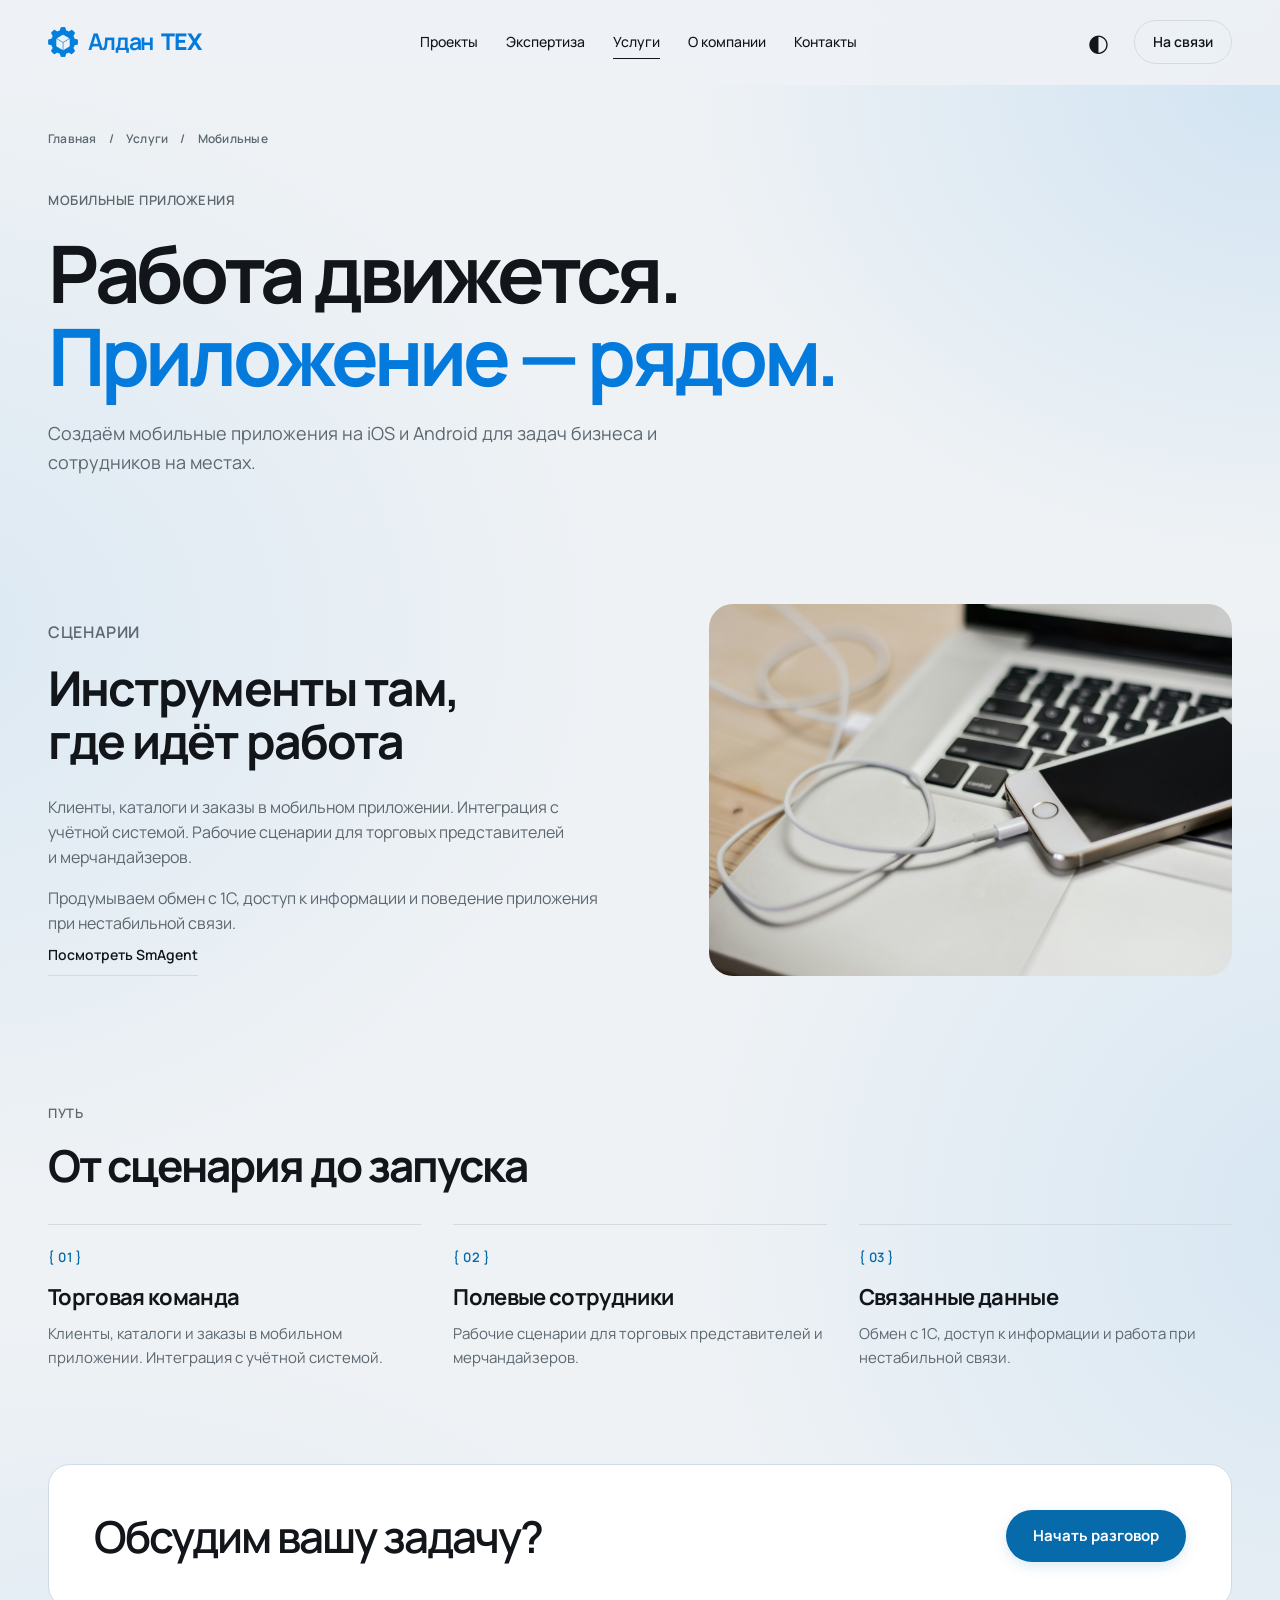
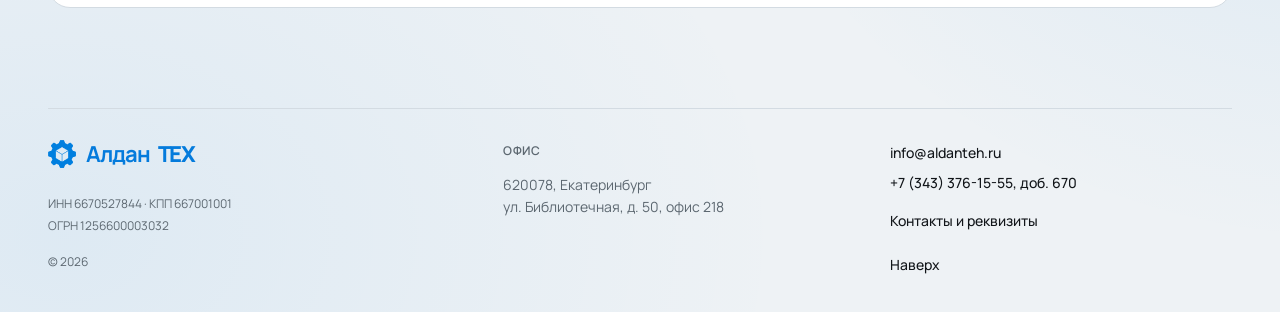
<file: services/mobile/index.html>
<!DOCTYPE html>
<html lang="ru">
    <head>
        <base href="../../">

        <meta charset="utf-8">
        <meta name="viewport" content="width=device-width, initial-scale=1">
        <meta name="description" content="Создаём мобильные приложения на iOS и Android для задач бизнеса и сотрудников на местах.">
        <meta name="theme-color" content="#eef2f5">
        <meta property="og:type" content="website">
        <meta property="og:locale" content="ru_RU">
        <meta property="og:site_name" content="АЛДАН ТЕХ">
        <meta property="og:title" content="Мобильные приложения — АЛДАН ТЕХ">
        <meta property="og:description" content="Создаём мобильные приложения на iOS и Android для задач бизнеса и сотрудников на местах.">
        <meta property="og:url" content="https://aldanteh.ru/services/mobile/">
        <meta property="og:image" content="https://aldanteh.ru/assets/icons/logo_sm.png">
        <meta name="twitter:card" content="summary">
        <meta name="twitter:title" content="Мобильные приложения — АЛДАН ТЕХ">
        <meta name="twitter:description" content="Создаём мобильные приложения на iOS и Android для задач бизнеса и сотрудников на местах.">
        <title>Мобильные приложения — АЛДАН ТЕХ</title>
        <link rel="canonical" href="https://aldanteh.ru/services/mobile/">
        <link rel="icon" href="assets/icons/logo_sm.png">
        <link rel="apple-touch-icon" href="assets/icons/logo_sm.png">
        <link rel="preconnect" href="https://fonts.googleapis.com">
        <link rel="preconnect" href="https://fonts.gstatic.com" crossorigin>
        <link rel="stylesheet" href="https://fonts.googleapis.com/css2?family=Manrope:wght@400;500;600;700;800&display=swap">
        <link rel="stylesheet" href="assets/css/components.css?v=20261116-circles">
        <link rel="stylesheet" href="assets/css/main.css?v=20261116-circles">
        <script src="assets/js/theme.js"></script>
    <script src="assets/js/main.js" defer></script>
    <script src="assets/js/motion.js" defer></script>
    </head>
    <body>
        <a class="skip-link" href="services/mobile/index.html#main">К содержанию</a>
        <header class="site-header">
            <div class="container header-inner">
                <a class="brand" href="index.html" aria-label="Алдан ТЕХ — главная"><img src="assets/images/logo.png" width="32" height="32" alt="">Алдан <strong>ТЕХ</strong></a>
                <nav class="main-nav" id="main-nav" aria-label="Основная навигация">
                    <ul>
                        <li class="nav-projects">
                            <button type="button" class="projects-toggle" aria-expanded="false" aria-controls="projects-menu">Проекты</button>
                            <ul class="projects-menu" id="projects-menu" hidden><li><a href="projects/smagent/index.html">SmAgent</a></li><li><a href="projects/marketing/index.html">Маркетинг в 1С</a></li></ul>
                        </li>
                        <li>
                            <a href="expertise/index.html">Экспертиза</a>
                        </li>
                        <li>
                            <a href="services/index.html" aria-current="page">Услуги</a>
                        </li>
                        <li>
                            <a href="about/index.html">О компании</a>
                        </li>
                    <li><a href="contacts/index.html">Контакты</a></li>
                    </ul>
                </nav>
                <div class="header-actions">
                    <button class="theme-toggle" type="button" aria-label="Включить тёмную тему" aria-pressed="false"><span class="theme-icon" aria-hidden="true">◐</span></button>
                <a class="header-contact" href="index.html#contact">На связи</a>
                <button class="menu-toggle" type="button" aria-expanded="false" aria-controls="main-nav" aria-label="Открыть меню"><span></span><span></span></button>
                </div>
            </div>
        </header>
        <main id="main">
            <div class="container">
                <section class="page-hero">
                    <nav class="breadcrumb" aria-label="Хлебные крошки">
                        <a href="index.html">Главная</a><span aria-hidden="true">/</span><a href="services/index.html">Услуги</a><span aria-hidden="true">/</span><span>Мобильные</span>
                    </nav>
                    <p class="eyebrow">Мобильные приложения</p>
                    <h1>
                        Работа движется.<br><span class="accent">Приложение — рядом.</span>
                    </h1>
                    <p class="page-lead">
                        Создаём мобильные приложения на iOS и Android для задач бизнеса и сотрудников на местах.
                    </p>
                </section>
                <section class="page-section split-section">
                    <div class="split-copy">
                        <p class="eyebrow">Сценарии</p>
                        <h2>Инструменты там, где идёт работа</h2>
                        <p>Клиенты, каталоги и заказы в мобильном приложении. Интеграция с учётной системой. Рабочие сценарии для торговых представителей и мерчандайзеров.</p>
                        <p>Продумываем обмен с 1С, доступ к информации и поведение приложения при нестабильной связи.</p>
                        <a class="text-link" href="projects/smagent/index.html">Посмотреть SmAgent</a>
                    </div>
                    <figure class="split-visual">
                        <img src="assets/images/services/mobile-workspace.jpg" width="4608" height="3456" loading="lazy" decoding="async" alt="Подготовка и настройка планшета рядом с ноутбуком">
                    </figure>
                </section>
                <section class="page-section">
                    <p class="eyebrow">Путь</p>
                    <h2>От сценария до запуска</h2>
                    <div class="step-grid">
                        <article>
                            <span class="eyebrow">{ 01 }</span>
                            <h3>Торговая команда</h3>
                            <p>Клиенты, каталоги и заказы в мобильном приложении. Интеграция с учётной системой.</p>
                        </article>
                        <article>
                            <span class="eyebrow">{ 02 }</span>
                            <h3>Полевые сотрудники</h3>
                            <p>Рабочие сценарии для торговых представителей и мерчандайзеров.</p>
                        </article>
                        <article>
                            <span class="eyebrow">{ 03 }</span>
                            <h3>Связанные данные</h3>
                            <p>Обмен с 1С, доступ к информации и работа при нестабильной связи.</p>
                        </article>
                    </div>
                </section>
            </div>
            <div class="container page-cta">
                <h2>
                    Обсудим вашу задачу?
                </h2>
                <a class="button button-primary" href="index.html#contact">Начать разговор</a>
            </div>
        </main>
        <footer class="site-footer container">
    <div class="footer-layout">
        <div class="footer-identity">
            <a class="brand" href="index.html" aria-label="Алдан ТЕХ — главная"><img src="assets/images/logo.png" width="28" height="28" alt="">Алдан <strong>ТЕХ</strong></a>
            <p class="footer-requisites">ИНН 6670527844 · КПП 667001001<br>ОГРН 1256600003032</p>
            <small>© <span data-year>2026</span></small>
        </div>
        <address class="footer-address"><span class="eyebrow">Офис</span>620078, Екатеринбург<br>ул. Библиотечная, д. 50, офис 218</address>
        <div class="footer-links"><a href="mailto:info@aldanteh.ru">info@aldanteh.ru</a><a href="tel:+73433761555">+7 (343) 376-15-55, доб. 670</a><a href="contacts/index.html#requisites">Контакты и реквизиты</a><a class="footer-up" href="services/mobile/index.html#main">Наверх</a></div>
    </div>
</footer>
    </body>
</html>
</file>
<file: assets/css/components.css>
.page-hero {
    padding: 48px 0 70px;
}

.breadcrumb {
    display: flex;
    flex-wrap: wrap;
    gap: 12px;
    color: var(--muted);
    font-size: 12px;
    font-weight: 600;
    letter-spacing: .02em;
    margin-bottom: 42px;
}

.page-hero h1 {
    font-size: clamp(44px, 5.8vw, 82px);
    line-height: 1.04;
    letter-spacing: -.05em;
    max-width: 1000px;
    font-weight: 700;
}

.page-lead {
    max-width: 680px;
    font-size: 18px;
    color: var(--muted);
    margin-top: 26px;
}

.page-hero .button {
    margin-top: 28px;
}

.page-section {
    padding: 60px 0;
}

.page-section h2 {
    font-size: clamp(30px, 3.5vw, 44px);
    margin-bottom: 28px;
    font-weight: 700;
}

.page-section > p {
    max-width: 780px;
    color: var(--muted);
    margin: 18px 0;
}

.content-grid {
    display: grid;
    grid-template-columns: repeat(3, 1fr);
    gap: 28px;
}

.content-grid article {
    padding: 24px 0;
    border-top: 1px solid var(--line);
}

.content-grid h3 {
    font-size: 22px;
    margin-bottom: 14px;
    font-weight: 700;
}

.content-grid p {
    color: var(--muted);
    font-size: 15px;
}

.content-grid .text-link {
    margin-top: 20px;
}

.tag-list {
    display: flex;
    flex-wrap: wrap;
    gap: 10px;
    margin: 28px 0;
}

.tag {
    padding: 8px 14px;
    border: 1px solid var(--line);
    border-radius: 999px;
    background: color-mix(in srgb, var(--surface) 70%, transparent);
}

.detail-list {
    margin: 20px 0;
    padding-left: 20px;
    color: var(--muted);
    max-width: 800px;
}

.detail-list li {
    padding: 8px 0;
}

.contact-details {
    display: grid;
    grid-template-columns: 1fr 1fr;
    gap: 50px;
}

.contact-details h3 {
    font-size: 22px;
    margin-bottom: 18px;
    font-weight: 700;
}

.contact-details a {
    color: var(--blue-text);
}

.contact-details address {
    font-style: normal;
    color: var(--muted);
}

.requisites {
    margin: 0;
}

.requisites div {
    display: grid;
    grid-template-columns: 120px 1fr;
    gap: 20px;
    padding: 12px 0;
    border-bottom: 1px solid var(--line);
    font-size: 14px;
}

.requisites dt {
    color: var(--muted);
}

.requisites dd {
    margin: 0;
}

.page-cta {
    padding: 60px 0;
    display: flex;
    align-items: center;
    justify-content: space-between;
    gap: 30px;
}

.page-cta h2 {
    font-size: clamp(30px, 3.5vw, 44px);
}

@media (hover: hover) and (pointer: fine) {
    .breadcrumb a:hover {
        color: var(--blue);
    }
}
</file>
<file: assets/css/main.css>
:root {
    color-scheme: light;
    --bg: #eef2f5;
    --bg-glow: #d7e6f4;
    --surface: #ffffff;
    --surface-alt: #e4eaef;
    --text: #12161a;
    --muted: #5c6770;
    --line: #d3dbe2;
    --blue: #047bdc;
    --blue-text: #066aab;
    --blue-deep: #066aab;
    --blue-soft: #e1edf5;
    --header: #eef2f5ed;
    --ink: #12161a;
    --ink-text: #eef2f5;
    --map-line: rgba(6, 106, 171, .09);
    --map-glow: rgba(4, 123, 220, .18);
    --map-marker: #066aab;
    --ease: cubic-bezier(.22, 1, .36, 1);
    --ease-out: cubic-bezier(.2, 0, 0, 1);
    --font: "Manrope", "Segoe UI", sans-serif;
    --shadow-soft: 0 18px 50px rgba(18, 22, 26, .06);
}

:root[data-theme="dark"] {
    color-scheme: dark;
    --bg: #101417;
    --bg-glow: #152433;
    --surface: #1a1f23;
    --surface-alt: #242a2f;
    --text: #eef1f3;
    --muted: #9aa3aa;
    --line: #323940;
    --blue: #51afff;
    --blue-text: #51afff;
    --blue-deep: #047bdc;
    --blue-soft: #1c303e;
    --header: #101417ed;
    --ink: #e9ece7;
    --ink-text: #12161a;
    --map-line: rgba(183, 207, 224, .065);
    --map-glow: rgba(4, 123, 220, .22);
    --map-marker: #82c5fb;
    --shadow-soft: 0 18px 50px rgba(0, 0, 0, .28);
}

* { box-sizing: border-box; }
html { scroll-behavior: smooth; scroll-padding-top: 105px; }
body {
    margin: 0;
    color: var(--text);
    font-family: var(--font);
    font-size: 17px;
    font-weight: 400;
    line-height: 1.55;
    background:
        radial-gradient(ellipse 760px 620px at 100% 4%, color-mix(in srgb, var(--blue) 12%, transparent), transparent 78%),
        radial-gradient(ellipse 900px 720px at -8% 33%, color-mix(in srgb, var(--blue) 8%, transparent), transparent 80%),
        radial-gradient(ellipse 820px 780px at 105% 64%, color-mix(in srgb, var(--blue) 10%, transparent), transparent 80%),
        radial-gradient(ellipse 900px 650px at 5% 96%, color-mix(in srgb, var(--blue) 7%, transparent), transparent 80%),
        var(--bg);
}
.theme-switching, .theme-switching * { transition: none !important; }
::selection { background: var(--blue); color: white; }
a { color: inherit; text-decoration: none; }
button, input, textarea, select { font: inherit; }
button, summary { cursor: pointer; touch-action: manipulation; }
button:focus-visible, a:focus-visible, input:focus-visible, textarea:focus-visible, summary:focus-visible, [role="tabpanel"]:focus-visible {
    outline: 2px solid var(--blue);
    outline-offset: 4px;
}
button:disabled, input:disabled, textarea:disabled { opacity: .5; cursor: not-allowed; }
img { max-width: 100%; height: auto; }
.content-image, .product-preview img, .smagent-shot img, .viewer-image {
    outline: 1px solid oklch(0 0 0 / .1);
    outline-offset: -1px;
}
:root[data-theme="dark"] .content-image,
:root[data-theme="dark"] .product-preview img,
:root[data-theme="dark"] .smagent-shot img,
:root[data-theme="dark"] .viewer-image {
    outline-color: oklch(1 0 0 / .1);
}
h1, h2, h3, p { margin: 0; }
h1, h2, h3 { font-weight: 600; text-wrap: balance; }
h2 { font-size: clamp(40px, 5.5vw, 72px); line-height: 1.05; letter-spacing: -.045em; }
h3 { letter-spacing: -.03em; }
p { text-wrap: pretty; }
[hidden] { display: none !important; }
.container { width: min(100% - 96px, 1344px); margin-inline: auto; }
.accent { color: var(--blue); }
.muted { color: var(--muted); }
.eyebrow, .hero-kicker, .service-number, .service-meta, .tag, .brand-mark {
    font-size: 13px;
    line-height: 1.5;
    letter-spacing: .04em;
    text-transform: uppercase;
    font-weight: 600;
}
.skip-link { position: fixed; left: 20px; top: -100px; z-index: 100; padding: 14px 20px; color: white; background: var(--blue-deep); border-radius: 10px; }
.skip-link:focus { top: 10px; }

.site-header { position: sticky; z-index: 20; top: 0; background: var(--header); backdrop-filter: blur(14px); border-bottom: 1px solid transparent; }
.header-inner { display: flex; align-items: center; gap: 35px; min-height: 84px; }
.brand {
    display: inline-flex;
    align-items: center;
    gap: 8px;
    color: var(--blue);
    font-size: 23px;
    font-weight: 700;
    letter-spacing: -.05em;
    white-space: nowrap;
}
.brand strong { font-weight: 800; }
.brand img { width: 30px; height: 30px; margin-right: 2px; }
.main-nav { margin-inline: auto; }
.main-nav ul { display: flex; gap: 28px; padding: 0; margin: 0; list-style: none; }
.main-nav a { position: relative; display: block; padding-block: 12px; font-size: 14px; font-weight: 500; }
.main-nav a::after {
    content: "";
    position: absolute;
    left: 0; right: 0; bottom: 6px;
    height: 1px;
    background: currentColor;
    transform: scaleX(0);
    transform-origin: left;
    transition: transform .3s var(--ease);
}
.main-nav a[aria-current="page"]::after { transform: scaleX(1); }
.nav-projects { position: relative; }
.projects-toggle {
    position: relative;
    display: flex;
    align-items: center;
    padding: 12px 0;
    border: 0;
    background: transparent;
    color: var(--text);
    font-size: 14px;
    font-weight: 500;
}
.projects-toggle.is-current::after,
.projects-toggle[aria-expanded="true"]::after {
    content: "";
    position: absolute;
    left: 0;
    right: 0;
    bottom: 6px;
    height: 1px;
    background: currentColor;
}
.main-nav .projects-menu {
    position: absolute;
    top: 100%;
    left: -16px;
    display: flex;
    flex-direction: column;
    gap: 0;
    width: 235px;
    padding: 8px;
    background: var(--surface);
    border: 1px solid var(--line);
    border-radius: 14px;
    box-shadow: var(--shadow-soft);
    overscroll-behavior: contain;
}
.main-nav .projects-menu a { padding: 12px; border-radius: 8px; font-size: 15px; }
.main-nav .projects-menu a::after { display: none; }
.header-actions { display: flex; align-items: center; gap: 14px; }
.theme-toggle {
    display: grid;
    place-items: center;
    width: 44px;
    height: 44px;
    color: var(--text);
    background: transparent;
    border: 0;
    border-radius: 50%;
    transition: background .15s, transform .15s var(--ease-out);
}
.theme-toggle:not(:disabled):active { transform: scale(.96); }
.theme-icon { font-size: 24px; line-height: 1; }
.header-contact {
    display: inline-flex;
    align-items: center;
    justify-content: center;
    min-height: 44px;
    padding: 10px 18px;
    border: 1px solid var(--line);
    border-radius: 999px;
    background: transparent;
    color: var(--text);
    font-size: 14px;
    font-weight: 600;
    transition: background .2s, border-color .2s, transform .15s var(--ease-out);
}
.header-contact:not(:disabled):active { transform: scale(.96); }
.menu-toggle { display: none; width: 44px; height: 44px; padding: 10px; border: 0; border-radius: 10px; background: var(--surface); }
.menu-toggle span { display: block; height: 1px; margin-block: 7px; background: var(--text); transition: transform .25s var(--ease); }
.menu-toggle[aria-expanded="true"] span:first-child { transform: translateY(4px) rotate(45deg); }
.menu-toggle[aria-expanded="true"] span:last-child { transform: translateY(-4px) rotate(-45deg); }

.hero { position: relative; padding-top: 28px; overflow: visible; }
.hero-grid {
    position: relative;
    display: grid;
    grid-template-columns: minmax(0, 0.92fr) minmax(0, 1.08fr);
    gap: clamp(20px, 3vw, 48px);
    align-items: center;
    width: 100%;
    min-height: clamp(580px, 48vw, 690px);
}
.hero-copy { position: relative; z-index: 2; padding-block: 48px 40px; pointer-events: none; max-width: 720px; }
.hero-copy a { pointer-events: auto; }
.brand-mark { color: var(--blue); margin-bottom: 22px; }
.hero h1 {
    font-size: clamp(54px, 6.7vw, 96px);
    font-weight: 700;
    letter-spacing: -.06em;
    line-height: 1.01;
}
.hero-last { color: var(--blue); }
.hero-description {
    margin-top: 28px;
    max-width: 440px;
    font-size: 17px;
    line-height: 1.55;
    color: var(--muted);
}
.hero-actions { margin-top: 34px; display: flex; align-items: center; gap: 22px; flex-wrap: wrap; }
.offer-rail {
    display: grid;
    grid-template-columns: repeat(4, minmax(0, 1fr));
    gap: 18px 28px;
    max-width: none;
    margin: 0;
    padding: 28px 0 8px;
    list-style: none;
    border-top: 1px solid var(--line);
}
.offer-rail li {
    padding-top: 0;
    border-top: 0;
    color: var(--muted);
    font-size: 14px;
    line-height: 1.35;
}
.offer-rail strong { display: block; margin-bottom: 3px; color: var(--text); font-size: 15px; font-weight: 700; }
.hero-secondary { border: 0; gap: 10px; font-weight: 600; color: var(--blue-text); }
.button {
    display: inline-flex;
    align-items: center;
    justify-content: center;
    min-height: 52px;
    padding: 15px 26px;
    border: 1px solid transparent;
    border-radius: 999px;
    font-size: 15px;
    font-weight: 700;
    line-height: 1.3;
    transition: background .2s, transform .15s var(--ease-out), box-shadow .2s;
}
.button-primary, .button-dark {
    background: var(--blue-deep);
    color: #fff;
    box-shadow: 0 4px 14px color-mix(in srgb, var(--blue-deep) 14%, transparent);
}
.button:not(:disabled):active { transform: scale(.96); }
.hero-art {
    position: relative;
    z-index: 1;
    width: 100%;
    aspect-ratio: 1;
    min-width: 0;
    justify-self: center;
    perspective: 900px;
}
.core-object {
    position: absolute;
    inset: -6%;
    opacity: .72;
    pointer-events: none;
    transform: rotateX(var(--tilt-y, 0deg)) rotateY(var(--tilt-x, 0deg));
    transition: transform .8s var(--ease);
}
.core-object img { display: block; width: 100%; height: 100%; animation: core-breathe 9s ease-in-out infinite; }
.fluid-canvas { position: absolute; inset: 0; width: 100%; height: 100%; }
.has-fluid > img { visibility: hidden; animation: none; }
.core-object.has-fluid {
    inset: 0;
    transition: none;
    mask-image: radial-gradient(ellipse closest-side at 50% 50%, #000 42%, transparent 88%);
}
.hero-art:has(.has-fluid) .core-orbit { opacity: 0; }
.core-orbit { position: absolute; inset: 22px; border: 1px dashed color-mix(in srgb, var(--line) 80%, var(--blue) 20%); border-radius: 50%; }
.core-orbit::before, .core-orbit::after { position: absolute; content: "+"; color: var(--muted); font-size: 17px; left: 50%; top: -11px; }
.core-orbit::after { top: auto; bottom: -11px; }
.hero-art::after {
    content: "";
    position: absolute;
    z-index: 1;
    left: 14%;
    right: 6%;
    bottom: 16%;
    height: 42px;
    border-radius: 50%;
    background: rgb(2 10 28 / .38);
    filter: blur(14px);
    pointer-events: none;
}
.hero-devices {
    position: absolute;
    z-index: 2;
    left: 54%;
    top: 46%;
    width: 112%;
    max-width: none;
    height: auto;
    transform: translate(-50%, -50%);
    pointer-events: none;
    filter: drop-shadow(0 30px 18px rgb(4 16 40 / .34));
    animation: hero-levitate 7.5s ease-in-out infinite;
}
@keyframes hero-levitate {
    0%, 100% { transform: translate(-50%, -50%) rotate(-1.8deg); }
    50% { transform: translate(-50%, calc(-50% - 22px)) rotate(1.6deg); }
}

[data-enter] { animation: hero-enter .9s var(--ease) both; }
[data-enter] .brand-mark { animation: hero-enter .7s var(--ease) .05s both; }
[data-enter] h1 { animation: hero-enter .85s var(--ease) .12s both; }
[data-enter] .hero-description { animation: hero-enter .85s var(--ease) .22s both; }
[data-enter] .hero-actions { animation: hero-enter .85s var(--ease) .32s both; }
@keyframes hero-enter {
    from { opacity: 0; transform: translateY(18px); filter: blur(4px); }
    to { opacity: 1; transform: none; filter: none; }
}

.section { padding-block: clamp(72px, 7vw, 104px); }
.intro,
.process {
    display: grid;
    grid-template-columns: minmax(0, 1.15fr) minmax(0, .95fr);
    gap: 48px 56px;
    align-items: stretch;
}
.intro-copy,
.process-copy { min-width: 0; }
.intro-copy .section-label,
.process-copy .section-label { margin-bottom: 22px; }
.process-copy h2 { font-size: clamp(34px, 4vw, 52px); line-height: 1.1; letter-spacing: -.04em; }
.intro-visual,
.process-visual {
    position: relative;
    margin: 0;
    min-width: 0;
    width: 100%;
    min-height: 0;
    align-self: stretch;
    overflow: hidden;
    border-radius: 24px;
    background: var(--surface-alt);
}
.intro-visual img,
.process-visual img {
    position: absolute;
    inset: 0;
    display: block;
    width: 100%;
    height: 100%;
    max-width: none;
    object-fit: cover;
    object-position: center;
    transition: transform .7s var(--ease);
}
.section-label { padding-top: 9px; color: var(--muted); }
.intro { padding-block: 110px 120px; }
.intro-statement { max-width: none; font-size: clamp(34px, 4vw, 52px); line-height: 1.1; letter-spacing: -.04em; font-weight: 600; }
.reading-word { color: var(--muted); transition: color .3s; }
.reading-word.is-read { color: var(--text); }
.intro-bottom { display: grid; grid-template-columns: 1fr 1fr; gap: 28px 32px; margin: 34px 0 28px; }
.intro-bottom p { font-size: 16px; color: var(--muted); }
.text-link {
    display: inline-flex;
    align-items: center;
    justify-content: space-between;
    gap: 22px;
    padding-block: 9px;
    border-bottom: 1px solid var(--line);
    font-size: 14px;
    font-weight: 600;
    transition: color .15s, border-color .15s;
}
.section-heading { display: flex; align-items: end; justify-content: space-between; gap: 40px; margin-bottom: 55px; }
.section-heading .eyebrow { margin-bottom: 22px; color: var(--muted); }
.service-list { margin-top: 60px; }
.service-item { border-bottom: 1px solid var(--line); }
.service-item:first-child { border-top: 1px solid var(--line); }
.service-item summary {
    display: grid;
    grid-template-columns: 60px 1fr 46px;
    gap: 20px;
    align-items: center;
    padding-block: 30px;
    list-style: none;
}
.service-item summary::-webkit-details-marker { display: none; }
.service-number { color: var(--muted); }
.service-item h3 { font-size: clamp(25px, 3.1vw, 40px); line-height: 1.15; letter-spacing: -.04em; font-weight: 600; }
.is-scrambling { position: relative; }
.heading-original { opacity: 0; }
.heading-scramble { position: absolute; inset: 0; pointer-events: none; overflow: hidden; }
.service-toggle {
    display: grid;
    place-items: center;
    width: 46px;
    height: 46px;
    background: var(--surface-alt);
    border-radius: 50%;
    font-size: 27px;
    font-weight: 300;
    transition: transform .35s var(--ease), background .15s;
}
.service-item[open] .service-toggle { transform: rotate(45deg); background: var(--surface); }
.service-body { display: grid; grid-template-columns: 1.3fr 1fr; gap: 60px; padding: 0 66px 35px 80px; }
.service-body > p { max-width: 520px; color: var(--muted); font-size: 16px; }
.service-body > div { display: flex; flex-direction: column; align-items: start; justify-content: space-between; gap: 20px; }
.service-meta { color: var(--muted); text-transform: none; letter-spacing: 0; font-weight: 500; }
.service-item[open] .service-body { animation: content-in .4s var(--ease); }
.service-stage { margin-top: 48px; }
.service-picker {
    position: relative;
    display: grid;
    grid-template-columns: repeat(4, minmax(0, 1fr));
    gap: 4px;
    padding: 4px;
    background: var(--surface-alt);
    border-radius: 16px;
}
.service-tab {
    position: relative;
    z-index: 1;
    min-height: 52px;
    padding: 10px 12px;
    border: 0;
    border-radius: 12px;
    background: transparent;
    color: var(--muted);
    font: inherit;
    font-size: 15px;
    font-weight: 600;
    line-height: 1.25;
    cursor: pointer;
}
.service-tab:focus-visible { outline: 2px solid var(--blue); outline-offset: 2px; }
.service-tab[aria-selected="true"] { color: var(--text); }
.service-picker:not(.indicator-ready) .service-tab[aria-selected="true"] { background: var(--surface); }
.tab-indicator {
    display: none;
    position: absolute;
    z-index: 0;
    top: 4px;
    left: 4px;
    border-radius: 12px;
    background: var(--surface);
    box-shadow: 0 1px 2px color-mix(in srgb, var(--text) 10%, transparent);
    pointer-events: none;
}
.service-picker.indicator-ready .tab-indicator { display: block; }
.service-pane {
    display: grid;
    grid-template-columns: minmax(0, 1fr) minmax(0, 1.05fr);
    gap: 36px 48px;
    align-items: center;
    padding: 28px;
    margin-top: 18px;
    border-radius: 24px;
    background: var(--surface);
    border: 1px solid color-mix(in srgb, var(--line) 75%, transparent);
    overflow: hidden;
}
.service-stage.is-ready .service-pane { display: none; }
.service-stage.is-ready .service-pane.is-active { display: grid; animation: content-in .45s var(--ease); }
.service-copy {
    display: flex;
    flex-direction: column;
    align-items: flex-start;
    gap: 0;
    min-width: 0;
    max-width: 100%;
}
.service-pane h3 { font-size: clamp(28px, 3vw, 40px); font-weight: 600; letter-spacing: -.04em; line-height: 1.12; }
.service-pane h3 + p { margin-top: 16px; max-width: 36em; color: var(--muted); font-size: 17px; }
.service-pane .service-number { margin-bottom: 18px; color: var(--blue-text); font-weight: 700; }
.service-pane .service-meta { display: block; margin-top: 22px; color: var(--muted); text-transform: none; letter-spacing: 0; font-weight: 500; }
.service-pane .text-link { margin-top: 20px; max-width: 100%; }
.service-visual {
    margin: 0;
    min-width: 0;
    width: 100%;
    max-width: 100%;
    aspect-ratio: 3 / 2;
    overflow: hidden;
    border-radius: 18px;
    background: var(--surface-alt);
}
.service-visual img {
    display: block;
    width: 100%;
    max-width: 100%;
    height: 100%;
    object-fit: cover;
    transition: transform .7s var(--ease);
}
.service-pane.is-active .service-visual img { animation: media-settle .7s var(--ease) both; }
.process-list article.reveal-pending:nth-child(2) { transition-delay: 80ms; }
.process-list article.reveal-pending:nth-child(3) { transition-delay: 160ms; }
.process-list article.reveal-pending:nth-child(4) { transition-delay: 240ms; }
.product-card.reveal-pending:nth-child(2) { transition-delay: 90ms; }

.intro-industries { max-width: 640px; margin: -8px 0 0; font-size: 16px; color: var(--muted); }
.intro-links { display: flex; flex-wrap: wrap; gap: 18px 28px; margin-top: 28px; }

.project-note { font-size: 13px; color: var(--muted); margin-top: 24px; text-align: center; }
.product-showcase { padding-block: 100px; }
.product-heading { text-align: center; max-width: 820px; margin: 0 auto 48px; }
.product-heading .eyebrow { margin-bottom: 18px; color: var(--muted); }
.product-heading h2 { font-size: clamp(36px, 4.5vw, 58px); font-weight: 700; letter-spacing: -.045em; line-height: 1.08; }
.product-heading > p:last-child { margin-top: 18px; color: var(--muted); font-size: 18px; }
.product-grid { display: grid; grid-template-columns: 1fr 1fr; gap: 22px; }
.product-card {
    display: grid;
    grid-template-rows: 1fr auto;
    background: var(--surface);
    border: 1px solid color-mix(in srgb, var(--line) 80%, transparent);
    border-radius: 24px;
    overflow: hidden;
    transition: transform .25s var(--ease), box-shadow .25s var(--ease);
}
.product-copy { padding: 40px 40px 34px; }
.product-copy h3 { font-size: 32px; font-weight: 700; line-height: 1.15; }
.product-copy > p { margin-top: 18px; color: var(--muted); font-size: 18px; line-height: 1.5; }
.product-copy > .product-detail { margin-top: 20px; font-size: 15px; }
.product-copy .text-link { margin-top: 20px; color: var(--blue-text); border: 0; font-size: 16px; gap: 12px; }
.product-preview {
    position: relative;
    display: block;
    aspect-ratio: 16 / 10;
    border-top: 1px solid var(--line);
    background: #fff;
    overflow: hidden;
}
.product-preview img {
    display: block;
    width: 100%;
    height: 100%;
    max-width: 100%;
    object-fit: cover;
    object-position: center top;
    transition: transform .55s var(--ease);
}
:root[data-theme="dark"] .product-preview { background: #12161a; }

.pricing-section > .eyebrow { margin-bottom: 22px; color: var(--muted); }
.price-table { width: 100%; border-collapse: collapse; margin-top: 35px; font-size: 17px; text-align: left; }
.price-table caption { text-align: left; margin-bottom: 14px; color: var(--muted); font-size: 14px; }
.price-table th, .price-table td { padding: 20px 18px 20px 0; border-bottom: 1px solid var(--line); vertical-align: top; }
.price-table th { font-weight: 500; }
.price-table thead th { color: var(--muted); font-size: 14px; }
.price-table td { width: 28%; white-space: nowrap; font-variant-numeric: tabular-nums; }
.price-table small { display: block; max-width: 640px; margin-top: 7px; color: var(--muted); font-size: 14px; }
.estimate-form { margin-top: 48px; display: grid; grid-template-columns: 1.2fr 1fr; gap: 60px; padding: 44px; border-radius: 24px; background: var(--surface); border: 1px solid var(--line); }
.estimate-controls h3 { margin: 18px 0 30px; font-size: 30px; }
.estimate-controls label { display: block; margin: 22px 0 10px; font-size: 15px; }
.estimate-controls select, .estimate-hours input[type="number"] {
    width: 100%;
    padding: 13px;
    border: 1px solid var(--line);
    border-radius: 10px;
    background: var(--bg);
    color: var(--text);
    font-size: 16px;
}
.estimate-controls select:focus-visible { outline: 2px solid var(--blue); outline-offset: 3px; }
.estimate-hours { display: flex; align-items: center; gap: 24px; }
.estimate-hours input[type="range"] { flex: 1; min-width: 0; accent-color: var(--blue-deep); }
.estimate-hours input[type="number"] { width: 90px; }
#estimate-hint { margin-top: 12px; font-size: 13px; color: var(--muted); }
.estimate-result { align-self: center; }
.estimate-result output {
    display: block;
    margin-top: 15px;
    font-size: clamp(34px, 4vw, 52px);
    color: var(--blue-text);
    letter-spacing: -.04em;
    font-weight: 700;
    font-variant-numeric: tabular-nums;
}
.estimate-result p { margin-top: 12px; font-size: 15px; color: var(--muted); }
.estimate-result button { margin-top: 25px; }
.estimate-result small { display: block; margin-top: 16px; font-size: 12px; color: var(--muted); }

.process { padding-block: 100px 130px; }
.process-list { margin-top: 40px; display: grid; grid-template-columns: 1fr 1fr; gap: 28px 32px; }
.process-list article { border-top: 1px solid var(--line); padding-top: 18px; }
.process-list .eyebrow { color: var(--blue); font-size: 32px; font-weight: 800; line-height: 1.1; letter-spacing: -.03em; font-variant-numeric: tabular-nums; }
.process-list h3 { font-size: 22px; line-height: 1.15; margin-top: 16px; font-weight: 700; transition: color .2s; }
.process-list p { margin-top: 12px; font-size: 15px; color: var(--muted); }

.contact-section {
    position: relative;
    isolation: isolate;
    overflow: hidden;
    background: var(--surface);
    border-radius: 28px;
    margin-inline: 20px;
    border: 1px solid color-mix(in srgb, var(--line) 75%, transparent);
    box-shadow: var(--shadow-soft);
}
.contact-grid { position: relative; z-index: 1; display: grid; grid-template-columns: 1.1fr 1fr; gap: 80px; padding-block: 85px 65px; }
.contact-map { position: absolute; z-index: 0; inset: 0; pointer-events: none; }
.contact-map::before {
    content: "";
    position: absolute;
    inset: 0;
    background-image: linear-gradient(var(--map-line) 1px, transparent 1px), linear-gradient(90deg, var(--map-line) 1px, transparent 1px);
    background-size: 48px 48px;
    mask-image: linear-gradient(100deg, #000 5%, #000a 43%, transparent 84%);
}
.map-cursor { position: absolute; left: 26%; top: 72%; transform: translate3d(var(--map-shift-x, 0px), var(--map-shift-y, 0px), 0); }
.map-glow { position: absolute; width: 520px; height: 520px; left: -260px; top: -260px; border-radius: 50%; background: radial-gradient(circle, var(--map-glow), transparent 68%); }
.map-crosshair { position: absolute; width: 42px; height: 42px; left: -21px; top: -21px; opacity: .55; }
.map-crosshair::before, .map-crosshair::after { content: ""; position: absolute; background: var(--map-marker); }
.map-crosshair::before { width: 42px; height: 1px; top: 20px; }
.map-crosshair::after { width: 1px; height: 42px; left: 20px; }
.contact-copy .eyebrow { color: var(--muted); margin-bottom: 28px; }
.contact-copy h2 { font-size: clamp(42px, 5vw, 68px); }
.contact-copy h2 span { color: var(--blue); }
.contact-copy > p:not(.eyebrow) { margin-top: 22px; font-size: 16px; color: var(--muted); }
.contact-email { display: inline-block; color: var(--blue); font-size: clamp(22px, 2.4vw, 34px); letter-spacing: -.045em; margin-top: 28px; font-weight: 700; }
.contact-direct { margin-top: 22px; font-size: 14px; color: var(--muted); }
.contact-direct > a:first-child { color: var(--text); font-weight: 600; }
.contact-direct address { font-style: normal; margin-top: 13px; }
.contact-direct .text-link { margin-top: 13px; font-size: 14px; }
.contact-form { padding-top: 48px; }
.contact-form label { display: block; margin-bottom: 26px; font-size: 14px; color: var(--muted); font-weight: 500; }
.contact-form input, .contact-form textarea {
    display: block;
    width: 100%;
    margin-top: 5px;
    padding: 11px 0 15px;
    border: 0;
    border-bottom: 1px solid var(--line);
    border-radius: 0;
    color: var(--text);
    background: transparent;
    resize: vertical;
    font-size: 16px;
    transition: border-color .15s;
}
.contact-form input:focus, .contact-form textarea:focus { border-color: var(--blue); outline: none; }
.contact-form input::placeholder, .contact-form textarea::placeholder { color: var(--muted); opacity: .7; }
.contact-form .button { width: 100%; margin-top: 3px; }
.form-note, .form-status { margin-top: 15px; font-size: 12px; line-height: 1.6; color: var(--muted); }
.form-status:empty { display: none; }

.site-footer { padding-block: 60px 36px; }
.footer-layout { display: grid; grid-template-columns: 1.2fr 1fr 1fr; align-items: start; gap: 45px; padding-top: 28px; border-top: 1px solid var(--line); }
.footer-identity .brand { font-size: 22px; }
.footer-identity .brand img { width: 28px; height: 28px; }
.footer-requisites { color: var(--muted); font-size: 12px; line-height: 1.8; margin-top: 18px; }
.footer-identity > small { display: block; color: var(--muted); font-size: 12px; margin-top: 17px; }
.footer-address { font-style: normal; font-size: 14px; color: var(--muted); padding-top: 5px; }
.footer-address .eyebrow { display: block; margin-bottom: 14px; font-size: 12px; }
.footer-links { display: flex; flex-direction: column; align-items: start; gap: 8px; padding-top: 5px; font-size: 14px; font-weight: 500; }
.footer-links > a { color: var(--text); }
.footer-links > a:nth-child(3) { margin-top: 9px; }
.footer-up { margin-top: 14px; }
[data-parallax] { translate: 0 var(--parallax-y, 0px); }

.contact-office { margin-bottom: 35px; }
.contact-office .eyebrow { margin-bottom: 15px; color: var(--muted); }
.contact-office .contact-email { margin-top: 0; }
.contact-office address { color: var(--text); font-size: 19px; }
.office-map { position: relative; margin-top: 35px; }
.office-map iframe, .office-map-target { display: block; width: 100%; height: 380px; border: 1px solid var(--line); border-radius: 18px; overflow: hidden; }
.office-map iframe { pointer-events: none; }
.office-map-target { touch-action: pan-y; }
.office-map-status:empty { display: none; }
.office-map-status { margin-top: 12px; color: var(--muted); font-size: 13px; }
.company-requisites { max-width: 980px; }
.company-requisites > div { grid-template-columns: minmax(150px, 1fr) 2.4fr; padding-block: 19px; font-size: 16px; }
#requisites > .eyebrow { margin-bottom: 25px; color: var(--muted); }

.page-hero { border: 0; padding-block: 45px 72px; max-width: 920px; }
.page-hero .eyebrow { margin-bottom: 22px; color: var(--muted); }
.page-hero h1 { font-size: clamp(48px, 6.2vw, 86px); letter-spacing: -.055em; font-weight: 700; }
.page-section { border: 0; padding-block: 55px; }
.page-section > .eyebrow { margin-bottom: 18px; color: var(--muted); }
.page-lead { margin-top: 22px; max-width: 640px; font-size: 18px; line-height: 1.6; color: var(--muted); }
.contact-details a { color: var(--blue-text); }
.content-grid article { padding-top: 25px; }
.page-cta { margin-block: 40px; padding: 45px; border-radius: 22px; background: var(--surface); border: 1px solid var(--line); }

.direction-list { display: grid; gap: 22px; margin-top: 12px; }
.direction-row {
    display: grid;
    grid-template-columns: minmax(0, 1fr) minmax(0, 1.05fr);
    gap: 36px 48px;
    align-items: center;
    padding: 28px;
    border-radius: 24px;
    background: var(--surface);
    border: 1px solid color-mix(in srgb, var(--line) 75%, transparent);
    overflow: hidden;
}
.direction-copy { min-width: 0; }
.direction-copy .service-number { margin-bottom: 16px; color: var(--blue-text); font-weight: 700; }
.direction-copy h3 { font-size: clamp(26px, 3vw, 36px); font-weight: 600; letter-spacing: -.04em; line-height: 1.12; }
.direction-copy p { margin-top: 14px; max-width: 34em; color: var(--muted); font-size: 16px; }
.direction-copy .service-meta { display: block; margin-top: 18px; color: var(--muted); text-transform: none; letter-spacing: 0; font-weight: 500; }
.direction-copy .text-link { margin-top: 18px; }
.direction-visual {
    margin: 0;
    min-width: 0;
    width: 100%;
    aspect-ratio: 3 / 2;
    overflow: hidden;
    border-radius: 18px;
    background: var(--surface-alt);
}
.direction-visual img {
    display: block;
    width: 100%;
    height: 100%;
    max-width: 100%;
    object-fit: cover;
}

.split-section {
    display: grid;
    grid-template-columns: minmax(0, 1.1fr) minmax(0, .95fr);
    gap: 40px 56px;
    align-items: stretch;
}
.split-copy { min-width: 0; }
.split-copy > .eyebrow { margin-bottom: 18px; color: var(--muted); }
.split-copy h2 { font-size: clamp(32px, 4vw, 48px); line-height: 1.1; letter-spacing: -.04em; }
.split-copy p { margin-top: 16px; color: var(--muted); font-size: 16px; max-width: 36em; }
.split-visual {
    position: relative;
    margin: 0;
    min-width: 0;
    width: 100%;
    min-height: 0;
    align-self: stretch;
    overflow: hidden;
    border-radius: 24px;
    background: var(--surface-alt);
}
.split-visual img {
    position: absolute;
    inset: 0;
    display: block;
    width: 100%;
    height: 100%;
    max-width: none;
    object-fit: cover;
    object-position: center;
}
.step-grid {
    display: grid;
    grid-template-columns: repeat(3, minmax(0, 1fr));
    gap: 28px 32px;
    margin-top: 36px;
}
.step-grid article { border-top: 1px solid var(--line); padding-top: 18px; }
.step-grid .eyebrow { color: var(--blue-text); }
.step-grid h3 { margin-top: 16px; font-size: 22px; font-weight: 700; line-height: 1.15; }
.step-grid p { margin-top: 12px; color: var(--muted); font-size: 15px; }
.reveal-pending { opacity: .18; transform: translateY(18px); transition: opacity .7s var(--ease), transform .7s var(--ease); }
.reveal-pending.is-visible { opacity: 1; transform: none; }
@keyframes core-breathe {
    0%, 100% { transform: translateY(0) rotate(-7deg); }
    50% { transform: translateY(-10px) rotate(5deg); }
}
@keyframes content-in {
    from { opacity: .4; transform: translateY(7px); }
    to { opacity: 1; transform: none; }
}
@keyframes media-settle {
    from { transform: scale(1.02); }
    to { transform: none; }
}

@media (hover: hover) and (pointer: fine) {
    .main-nav a:hover::after { transform: scaleX(1); }
    .main-nav .projects-menu a:hover,
    .main-nav .projects-menu a:focus-visible,
    .main-nav .projects-menu a[aria-current="page"] {
        color: var(--blue-text);
        background: var(--blue-soft);
    }
    .theme-toggle:hover { background: var(--surface-alt); }
    .header-contact:hover { background: var(--surface); border-color: var(--blue-text); }
    .button:hover {
        background: #066aab;
        transform: translateY(-1px);
        box-shadow: 0 14px 32px color-mix(in srgb, var(--blue-deep) 34%, transparent);
    }
    .text-link:hover { color: var(--blue-text); border-color: var(--blue); }
    .hero-secondary:hover { text-decoration: underline; text-underline-offset: 5px; }
    .service-item summary:hover h3, .service-item[open] h3 { color: var(--blue-text); }
    .service-pane:hover .service-visual img { transform: scale(1.03); }
    .product-card:hover { transform: translateY(-3px); box-shadow: var(--shadow-soft); }
    .intro-visual:hover img,
    .process-visual:hover img { transform: scale(1.03); }
    .product-copy .text-link:hover { text-decoration: underline; text-underline-offset: 5px; }
    .process-list article:hover h3 { color: var(--blue-text); }
    .contact-email:hover { text-decoration: underline; text-underline-offset: 7px; }
    .contact-form input:hover, .contact-form textarea:hover { border-color: var(--muted); }
    .footer-links > a:hover { color: var(--blue-text); }
}

@media (min-width:1500px) {
    .hero-grid { min-height: 720px; }
    .hero-devices {
        width: min(124%, calc(100% + (100vw - 1400px) * 0.22));
        left: 56%;
    }
}
@media (max-width:1150px) {
    .container { width: calc(100% - 64px); }
    .header-inner { gap: 20px; }
    .main-nav ul { gap: 22px; }
    .hero-grid { min-height: 630px; }
    .hero h1 { font-size: clamp(56px, 7.8vw, 88px); }
    .hero-copy { padding-block: 40px; }
    .service-pane, .service-stage.is-ready .service-pane.is-active { gap: 24px 28px; padding: 22px; }
    .service-pane h3 { font-size: clamp(26px, 3.4vw, 34px); }
    .contact-grid { gap: 50px; }
}
@media (max-width:850px) {
    .projects-toggle { width: 100%; justify-content: space-between; padding: 14px 0; font-size: 22px; }
    .main-nav .projects-menu { position: static; width: 100%; padding: 0 0 8px 12px; border: 0; border-left: 1px solid var(--line); border-radius: 0; box-shadow: none; }
    .main-nav .projects-menu a { font-size: 18px; }
    .estimate-form { gap: 35px; padding: 30px; }
    .product-copy { padding: 30px 26px; }
    .product-copy h3 { font-size: 28px; }
    .product-copy > p { font-size: 17px; }
    .footer-layout { grid-template-columns: 1.1fr 1fr; gap: 30px; }
    .footer-links { grid-column: 2; grid-row: 1 / span 2; }
    .container { width: calc(100% - 48px); }
    .header-inner { min-height: 74px; }
    .brand { font-size: 22px; }
    .main-nav {
        display: none;
        position: absolute;
        top: 74px; left: 16px; right: 16px;
        max-height: calc(100dvh - 92px);
        overflow-y: auto;
        margin: 0;
        padding: 20px 25px;
        background: var(--surface);
        border: 1px solid var(--line);
        border-radius: 16px;
        overscroll-behavior: contain;
        box-shadow: var(--shadow-soft);
    }
    .main-nav.is-open { display: block; animation: content-in .3s var(--ease); }
    .main-nav ul { flex-direction: column; gap: 0; }
    .main-nav a { font-size: 23px; padding: 14px 0; }
    .header-actions { margin-left: auto; }
    .menu-toggle { display: block; }
    .hero { padding-top: 18px; }
    .hero-grid { min-height: 520px; }
    .hero h1 { font-size: clamp(42px, 6.7vw, 68px); }
    .hero-art { width: 100%; height: auto; }
    .section { padding-block: 80px; }
    .intro { padding-block: 90px; }
    .intro,
    .process { gap: 36px; }
    .offer-rail { grid-template-columns: 1fr 1fr; }
    .intro-bottom { grid-template-columns: 1fr; gap: 18px; }
    .intro-statement { font-size: 40px; }
    .service-picker { grid-template-columns: 1fr 1fr; }
    .service-pane, .service-stage.is-ready .service-pane.is-active {
        grid-template-columns: 1fr;
        gap: 22px;
        padding: 22px;
    }
    .service-visual { aspect-ratio: 16 / 10; }
    .service-body { gap: 30px; padding-left: 60px; padding-right: 25px; }
    .service-item summary { grid-template-columns: 40px 1fr 44px; }
    .service-item h3 { font-size: 30px; }
    .intro,
    .process { grid-template-columns: 1fr; }
    .intro-visual,
    .process-visual,
    .split-visual { max-width: 520px; height: auto; aspect-ratio: 4 / 3; }
    .process-list { gap: 28px; }
    .contact-section { margin-inline: 12px; border-radius: 20px; }
    .contact-grid { gap: 35px; padding-block: 60px; }
    .contact-copy h2 { font-size: 46px; }
    .contact-form { padding-top: 40px; }
    .contact-copy > p:not(.eyebrow) { font-size: 15px; }
    .contact-email { font-size: 23px; }
    .content-grid { grid-template-columns: 1fr; gap: 10px; }
    .direction-row,
    .split-section { grid-template-columns: 1fr; gap: 22px; }
    .direction-row { padding: 22px; }
    .step-grid { grid-template-columns: 1fr; gap: 22px; }
}
@media (max-width:600px) {
    .estimate-form { grid-template-columns: 1fr; padding: 25px 20px; }
    .price-table { font-size: 15px; }
    .price-table td { width: 35%; white-space: normal; padding-right: 0; }
    .price-table small { font-size: 13px; }
    .product-grid { grid-template-columns: 1fr; }
    .product-heading { margin-bottom: 30px; }
    .product-heading > p:last-child { font-size: 16px; }
    .product-card { border-radius: 20px; }
    .product-copy > .product-detail { font-size: 15px; }
    .product-preview { aspect-ratio: 16 / 11; }
    .footer-layout { grid-template-columns: 1fr; gap: 25px; }
    .footer-links { grid-column: auto; grid-row: auto; padding-top: 0; }
    .footer-address { padding-top: 0; font-size: 14px; }
    .office-map iframe, .office-map-target { height: 320px; }
    .company-requisites > div { grid-template-columns: 1fr; gap: 7px; font-size: 15px; }
    .contact-map { mask-image: linear-gradient(#000 10%, transparent 60%); }
    .contact-map::before { background-size: 36px 36px; }
    .map-cursor { top: 24%; }
    .container { width: calc(100% - 40px); }
    .header-inner { min-height: 70px; gap: 10px; }
    .brand { font-size: 21px; gap: 5px; }
    .brand img { width: 27px; height: 27px; }
    .header-actions { gap: 5px; }
    .header-contact { display: none; }
    .main-nav { top: 70px; }
    .hero-grid { display: flex; flex-direction: column; align-items: stretch; min-height: 0; gap: 12px; }
    .hero-copy { padding: 28px 0 0; max-width: none; }
    .brand-mark { font-size: 12px; margin-bottom: 18px; }
    .hero h1 { font-size: clamp(48px, 14vw, 78px); letter-spacing: -.055em; }
    .hero-description { font-size: 15px; max-width: none; }
    .hero-actions { gap: 16px; margin-top: 24px; }
    .offer-rail { margin-top: 20px; padding-top: 22px; gap: 16px 20px; }
    .hero-art {
        position: relative;
        right: auto;
        top: auto;
        align-self: center;
        width: min(112%, 470px);
        height: auto;
        aspect-ratio: 1;
        margin: 28px -15px 18px;
    }
    .hero-devices { left: 50%; width: 96%; }
    .core-orbit { inset: 17px; }
    h2 { font-size: 40px; }
    .section { padding-block: 64px; }
    .intro { padding-block: 68px; }
    .intro,
    .process { grid-template-columns: 1fr; gap: 28px; }
    .intro-visual,
    .process-visual,
    .split-visual { max-width: none; height: auto; aspect-ratio: 16 / 10; border-radius: 18px; }
    .offer-rail { grid-template-columns: 1fr 1fr; }
    .section-label { font-size: 12px; }
    .intro-statement { font-size: 34px; }
    .intro-bottom { margin-top: 24px; }
    .intro-bottom p { font-size: 15px; }
    .section-heading { align-items: start; flex-direction: column; gap: 22px; margin-bottom: 32px; }
    .service-list { margin-top: 36px; }
    .service-item summary { grid-template-columns: 25px 1fr 38px; gap: 12px; padding-block: 24px; }
    .service-item h3 { font-size: clamp(23px, 5.7vw, 30px); }
    .service-number { font-size: 10px; }
    .service-toggle { width: 38px; height: 38px; font-size: 25px; }
    .service-tab { min-height: 48px; font-size: 14px; }
    .service-pane, .service-stage.is-ready .service-pane.is-active { grid-template-columns: 1fr; gap: 18px; padding: 16px; }
    .service-visual { aspect-ratio: 16 / 10; border-radius: 14px; }
    .service-pane .service-number { margin-bottom: 14px; }
    .service-body { grid-template-columns: 1fr; padding: 0 0 24px 37px; gap: 22px; }
    .service-body > p { font-size: 15px; }
    .service-meta { font-size: 12px; }
    .service-body .text-link { font-size: 13px; }
    .process-list { grid-template-columns: 1fr; gap: 28px; margin-top: 28px; }
    .process-list article { display: grid; grid-template-columns: 38px 1fr; gap: 12px; padding-top: 18px; }
    .process-list h3 { margin-top: 0; font-size: 22px; }
    .process-list p { font-size: 15px; margin-top: 10px; }
    .process { padding-bottom: 72px; }
    .contact-section { margin-inline: 8px; border-radius: 18px; }
    .contact-grid { grid-template-columns: 1fr; padding-block: 48px 40px; gap: 12px; }
    .contact-copy .eyebrow { margin-bottom: 22px; }
    .contact-copy h2 { font-size: 44px; }
    .contact-email { margin-top: 20px; font-size: 26px; }
    .contact-form { padding-top: 12px; }
    .contact-form label { margin-bottom: 24px; }
    .site-footer { padding-block: 42px 28px; }
    .page-hero { padding-block: 28px 40px; }
    .breadcrumb { margin-bottom: 28px; }
    .page-hero h1 { font-size: 42px; }
    .page-lead { font-size: 16px; }
    .page-section { padding-block: 36px; }
    .page-section h2 { font-size: 32px; }
    .direction-row { padding: 16px; }
    .direction-visual { aspect-ratio: 16 / 10; border-radius: 14px; }
    .contact-details { grid-template-columns: 1fr; gap: 32px; }
    .page-cta { flex-direction: column; align-items: start; padding: 28px 22px; margin-block: 22px; }
    .page-cta h2 { font-size: 30px; }
    .requisites div { grid-template-columns: 85px 1fr; gap: 15px; }
    .tag { font-size: 11px; }
}

@media (prefers-reduced-motion: reduce) {
    [data-parallax] { translate: none !important; }
    html { scroll-behavior: auto; }
    *, *::before, *::after { animation: none !important; transition: none !important; }
    .reveal-pending, [data-enter], [data-enter] * { opacity: 1; transform: none; filter: none; }
    .reading-word { color: var(--text); }
}
@media print {
    .site-header, .hero-art, .contact-section { display: none; }
    body { background: white; color: black; }
    .container { width: 100%; }
    .section { padding-block: 25px; }
    .reveal-pending { opacity: 1; transform: none; }
}

.hero-art .core-object.has-fluid { transform: none; }
@media (min-width: 901px) {
    .hero-art .core-object.has-fluid {
        inset: auto;
        top: -2%;
        left: -86%;
        width: 190%;
        height: 104%;
        opacity: .94;
        transform: none;
        mask-image: radial-gradient(ellipse 42% 64% at 27% 52%, #000 16%, transparent 70%), radial-gradient(ellipse 48% 74% at 73% 48%, #000 30%, transparent 74%);
    }
}

.home-page .intro { display: block; border-bottom: 1px solid var(--line); }
.home-page .intro-copy { max-width: 1080px; }
.home-page .intro-statement { max-width: 850px; }
.home-page .intro-bottom { gap: 40px; max-width: 1000px; }
.home-page .intro-links { margin-top: 24px; }
.service-price { display: grid; gap: 6px; margin-top: 26px; padding-top: 20px; width: 100%; border-top: 1px solid var(--line); }
.service-price strong { font-size: 20px; line-height: 1.35; font-weight: 600; color: var(--text); }
.service-price span { font-size: 14px; line-height: 1.5; color: var(--muted); }
.home-page .service-pane { padding: clamp(22px, 3vw, 44px); }
.home-page .service-visual { aspect-ratio: 4 / 3; }
.home-page .product-copy { display: flex; flex-direction: column; align-items: flex-start; }
.home-page .product-copy .text-link { margin-top: auto; padding-top: 26px; }
.home-page .product-copy .product-detail { margin-bottom: 12px; }
.home-page .product-preview { aspect-ratio: 3 / 2; padding: 0; background: var(--surface-alt); border-top: 0; }
.home-page .product-preview img { object-fit: cover; object-position: center; border-radius: 0; outline: none; }
.home-page .process { display: block; border-top: 1px solid var(--line); }
.home-page .process-copy > h2 { max-width: 900px; }
.home-page .process-list { display: grid; grid-template-columns: repeat(4, minmax(0, 1fr)); gap: 28px; margin-top: 52px; }
.home-page .process-list article { border-top: 1px solid var(--line); padding-top: 22px; }
.home-page .process-list h3 { font-size: 23px; line-height: 1.2; margin-top: 20px; }
.home-page .process-list p { font-size: 16px; line-height: 1.6; }
.home-page .contact-form input, .home-page .contact-form textarea { font-size: 16px; }
.home-page .footer-links a { padding-block: 6px; }
@media (max-width: 1000px) {
    .home-page .process-list { grid-template-columns: 1fr 1fr; gap: 32px; }
}
@media (max-width: 600px) {
    .home-page .intro-bottom { gap: 18px; }
    .home-page .service-pane { padding: 20px; }
    .home-page .service-visual { aspect-ratio: 3 / 2; }
    .home-page .product-copy { padding: 26px; }
    .home-page .product-preview { padding: 0; }
    .home-page .process-list { grid-template-columns: 1fr; gap: 24px; margin-top: 32px; }
    .home-page .process-list h3 { margin-top: 0; }
}

.trust-section { border-top: 1px solid var(--line); }
.trust-note { max-width: 280px; color: var(--muted); font-size: 17px; }
.partner-grid { display: grid; grid-template-columns: repeat(3, minmax(0, 1fr)); border-top: 1px solid var(--line); border-left: 1px solid var(--line); }
.partner-placeholder { min-height: 150px; padding: 28px; display: flex; align-items: center; justify-content: center; gap: 14px; border-right: 1px solid var(--line); border-bottom: 1px solid var(--line); color: var(--muted); font-size: 17px; }
.partner-placeholder > span:first-child { white-space: nowrap; flex-shrink: 0; color: var(--blue-text); font-size: 13px; }
.content-preview-note { color: var(--muted); font-size: 13px; margin-top: 18px; }
.testimonials-section { padding-top: 24px; }
.testimonial-grid { display: grid; grid-template-columns: 1fr 1fr; gap: 24px; }
.testimonial-card { display: flex; flex-direction: column; align-items: flex-start; padding: clamp(24px, 3vw, 44px); border: 1px solid var(--line); border-radius: 24px; background: var(--surface); }
.testimonial-company { color: var(--muted); font-size: 15px; padding-bottom: 24px; border-bottom: 1px solid var(--line); width: 100%; }
.testimonial-quote, .testimonial-placeholder { font-size: clamp(16px, 1.35vw, 19px); line-height: 1.55; letter-spacing: -.01em; margin: 22px 0 0; color: var(--muted); }
@media (max-width: 600px) {
    .partner-grid { grid-template-columns: 1fr 1fr; }
    .partner-placeholder { min-height: 120px; padding: 18px 12px; flex-direction: column; gap: 8px; font-size: 14px; text-align: center; }
    .testimonial-grid { grid-template-columns: 1fr; gap: 18px; }
    .testimonial-card { border-radius: 20px; }
}

#trust-title, #testimonials-title { scroll-margin-top: 120px; }

.partner-grid { grid-template-columns: repeat(5, minmax(0, 1fr)); border: 0; gap: 32px 24px; }
.partner-logo { display: flex; flex-direction: column; align-items: center; min-width: 0; margin: 0; gap: 20px; text-align: center; }
.partner-icon { display: grid; place-items: center; width: min(100%, 160px); aspect-ratio: 1; overflow: hidden; border-radius: 50%; background: #fff; border: 1px solid var(--line); box-shadow: 0 6px 20px rgb(0 0 0 / .04); }
.partner-icon img { display: block; width: 100%; height: 100%; object-fit: contain; }
.partner-icon:has(img[src*="uniland"]) { background: #ed100d; }
.partner-icon img[src*="uniland"] { width: 92%; height: 92%; }
.partner-icon:has(img[src*="confectionery-court"]) { background: #df0036; }
.partner-icon img[src*="confectionery-court"] { width: 109px; height: 109px; max-width: 100%; }
.partner-icon img[src*="cherry-bakery"] { width: 82%; height: 82%; }
.partner-logo figcaption { color: var(--text); font-size: 15px; line-height: 1.45; max-width: 190px; }
@media (max-width: 1000px) { .partner-grid { grid-template-columns: repeat(3, minmax(0, 1fr)); } }
@media (max-width: 600px) {
    .partner-grid { grid-template-columns: repeat(2, minmax(0, 1fr)); gap: 28px 20px; }
    .partner-icon { width: 132px; }
    .partner-logo { gap: 14px; }
    .partner-logo figcaption { font-size: 14px; }
}

.testimonial-track { display: flex; gap: 24px; overflow-x: auto; scroll-snap-type: x mandatory; scrollbar-width: none; padding: 4px; scroll-padding-inline: 4px; }
.testimonial-track::-webkit-scrollbar { display: none; }
.testimonial-track .testimonial-card { flex: 0 0 100%; min-width: 0; box-sizing: border-box; scroll-snap-align: start; }
.testimonial-track .testimonial-company { display: flex; align-items: center; gap: 20px; color: var(--text); }
.testimonial-company .partner-icon { width: 76px; flex: 0 0 76px; }
.testimonial-company strong { font-size: 20px; font-weight: 600; }
@media (min-width: 900px) { .testimonial-track .testimonial-card { flex-basis: calc((100% - 24px) / 2); padding: 36px; } .testimonials-section .section-heading { margin-bottom: 36px; } }

.testimonial-controls { display: flex; align-items: center; justify-content: space-between; gap: 24px; margin-top: 22px; padding-inline: 4px; }
.testimonial-controls button { display: grid; place-items: center; width: 52px; height: 52px; padding: 0; border: 1px solid var(--line); border-radius: 50%; background: var(--surface); color: var(--text); font-size: 26px; cursor: pointer; transition: background .2s, color .2s; }
.testimonial-controls button:disabled { opacity: .35; cursor: default; }
.testimonial-counter { color: var(--muted); font-size: 14px; font-variant-numeric: tabular-nums; }
@media (hover: hover) { .testimonial-controls button:not(:disabled):hover { background: var(--blue); color: #fff; } }

.testimonial-company .partner-icon { height: 76px; }
.testimonial-company .partner-icon img[src*="confectionery-court"] { width: 100%; height: 100%; max-width: 100%; max-height: 100%; }

.partner-icon:has(img[src*="-clear.png"]) { background: #fff; }
.partner-icon img[src*="-clear.png"] { width: 82%; height: 82%; object-fit: contain; }

@media (min-width: 1001px) { .partner-grid { grid-template-columns: repeat(4, minmax(0, 1fr)); } }

.partner-icon img[src*="smaily-clear"] { width: 70%; height: 70%; }

.home-page .product-heading { text-align: left; margin-inline: 0; max-width: 900px; }
.home-page .project-note { text-align: left; }
.product-preview img, .direction-visual img { transition: transform .6s var(--ease); }
.direction-row { transition: border-color .25s var(--ease); }
.text-link { transition: color .2s, border-color .2s; }
.service-tab { transition: color .2s; }
.service-tab:active { color: var(--blue-text); }
.product-card:focus-within, .direction-row:focus-within { border-color: var(--blue); }
.home-page .process-list article { position: relative; }
.home-page .process-list article::before {
    content: "";
    position: absolute;
    top: -1px;
    left: 0;
    width: 40px;
    height: 2px;
    background: var(--blue);
}
@media (min-width: 1001px) {
    .home-page .product-grid { align-items: stretch; gap: 28px; }
    .home-page .product-copy { padding: 32px; }
    .home-page .process-copy {
        display: grid;
        grid-template-columns: minmax(0, 1fr) minmax(0, 1fr);
        column-gap: 80px;
        align-items: start;
    }
    .home-page .process-copy > .section-label { grid-column: 1; grid-row: 1; }
    .home-page .process-copy > h2 { grid-column: 1; grid-row: 2; position: sticky; top: 120px; }
    .home-page .process-list { grid-column: 2; grid-row: 1 / 4; grid-template-columns: 1fr; margin-top: 0; gap: 32px; }
    .home-page .process-list article { display: grid; grid-template-columns: 52px 1fr; gap: 18px; }
    .home-page .process-list h3 { margin-top: 0; }
    .direction-list { gap: 36px; }
    .direction-row { padding: 36px; }
    .direction-row:nth-child(even) .direction-visual { grid-column: 1; grid-row: 1; }
    .direction-row:nth-child(even) .direction-copy { grid-column: 2; grid-row: 1; }
}
@media (hover: hover) and (pointer: fine) {
    .product-card:hover .product-preview img, .direction-row:hover .direction-visual img { transform: scale(1.025); }
    .direction-row:hover { border-color: color-mix(in srgb, var(--blue) 40%, var(--line)); }
    .text-link:hover { color: var(--blue-text); border-color: var(--blue); }
    .service-tab:hover { color: var(--blue-text); }
}
@media (prefers-reduced-motion: reduce) {
    .product-preview img, .direction-visual img, .direction-row, .text-link, .service-tab { transition: none; }
    .product-card:hover .product-preview img, .direction-row:hover .direction-visual img { transform: none; }
}

.home-page .process-list article::before {
    width: 32px;
    opacity: .4;
    transition: width .5s var(--ease), opacity .3s;
}
.home-page .process-list article.is-current::before { width: 100%; opacity: 1; }
.home-page .process-list article.is-current h3 { color: var(--blue-text); }
.home-page .process-list h3 { transition: color .3s; }
@media (prefers-reduced-motion: reduce) {
    .home-page .process-list article::before, .home-page .process-list h3 { transition: none; }
}

:root:not([data-theme="dark"]) .hero-art .core-object { opacity: .95; }
:root:not([data-theme="dark"]) .hero-devices { filter: contrast(1.07) saturate(1.08) drop-shadow(0 26px 16px rgb(4 40 80 / .2)); }

.partner-marquee {
    overflow-x: auto;
    overflow-y: hidden;
    padding-block: 8px;
    cursor: grab;
    touch-action: pan-x;
    scrollbar-width: none;
    overscroll-behavior-x: contain;
    --edge-fade: clamp(48px, 9vw, 150px);
    -webkit-mask-image: linear-gradient(to right, transparent, #000 var(--edge-fade), #000 calc(100% - var(--edge-fade)), transparent);
    mask-image: linear-gradient(to right, transparent, #000 var(--edge-fade), #000 calc(100% - var(--edge-fade)), transparent);
}
.partner-marquee::-webkit-scrollbar { display: none; }
.partner-marquee.is-dragging { cursor: grabbing; scroll-snap-type: none; }
.partner-belt { display: flex; width: max-content; }
.partner-belt .partner-grid { display: flex; flex: none; gap: 48px; padding-right: 48px; }
.partner-belt .partner-logo { width: 190px; flex: none; }
.partner-pause { display: block; margin: 24px 0 0 auto; padding: 0 0 6px; background: none; border: 0; border-bottom: 1px solid var(--line); color: var(--muted); font: inherit; font-size: 13px; cursor: pointer; }
@media (max-width: 600px) {
    .partner-belt .partner-logo { width: 150px; }
    .partner-belt .partner-grid { gap: 24px; padding-right: 24px; }
}
@media (prefers-reduced-motion: reduce) {
    .partner-marquee { -webkit-mask-image: none; mask-image: none; overflow: visible; cursor: default; touch-action: auto; }
    .partner-belt { width: auto; }
    .partner-belt .partner-grid { display: grid; flex: 1; padding: 0; }
    .partner-belt .partner-logo { width: auto; }
    .partner-belt [aria-hidden="true"], .partner-pause { display: none; }
}
</file>
